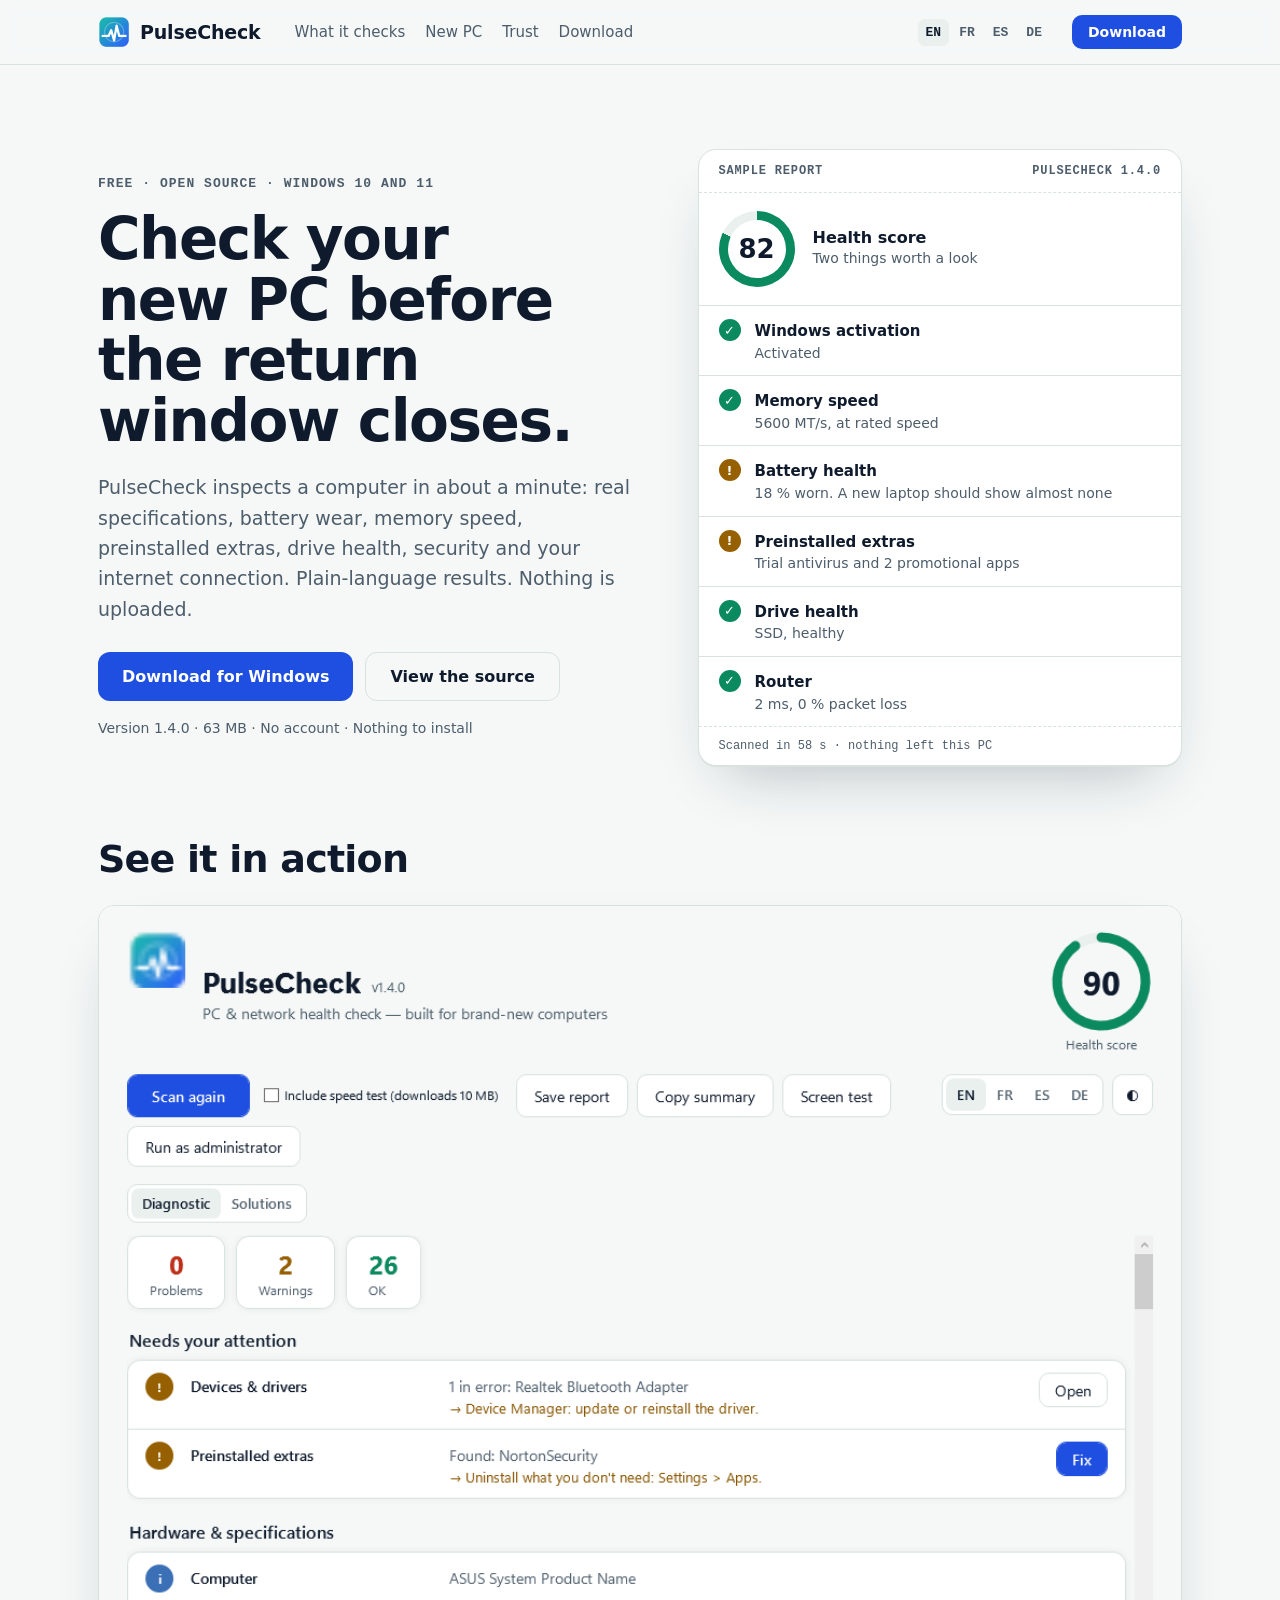
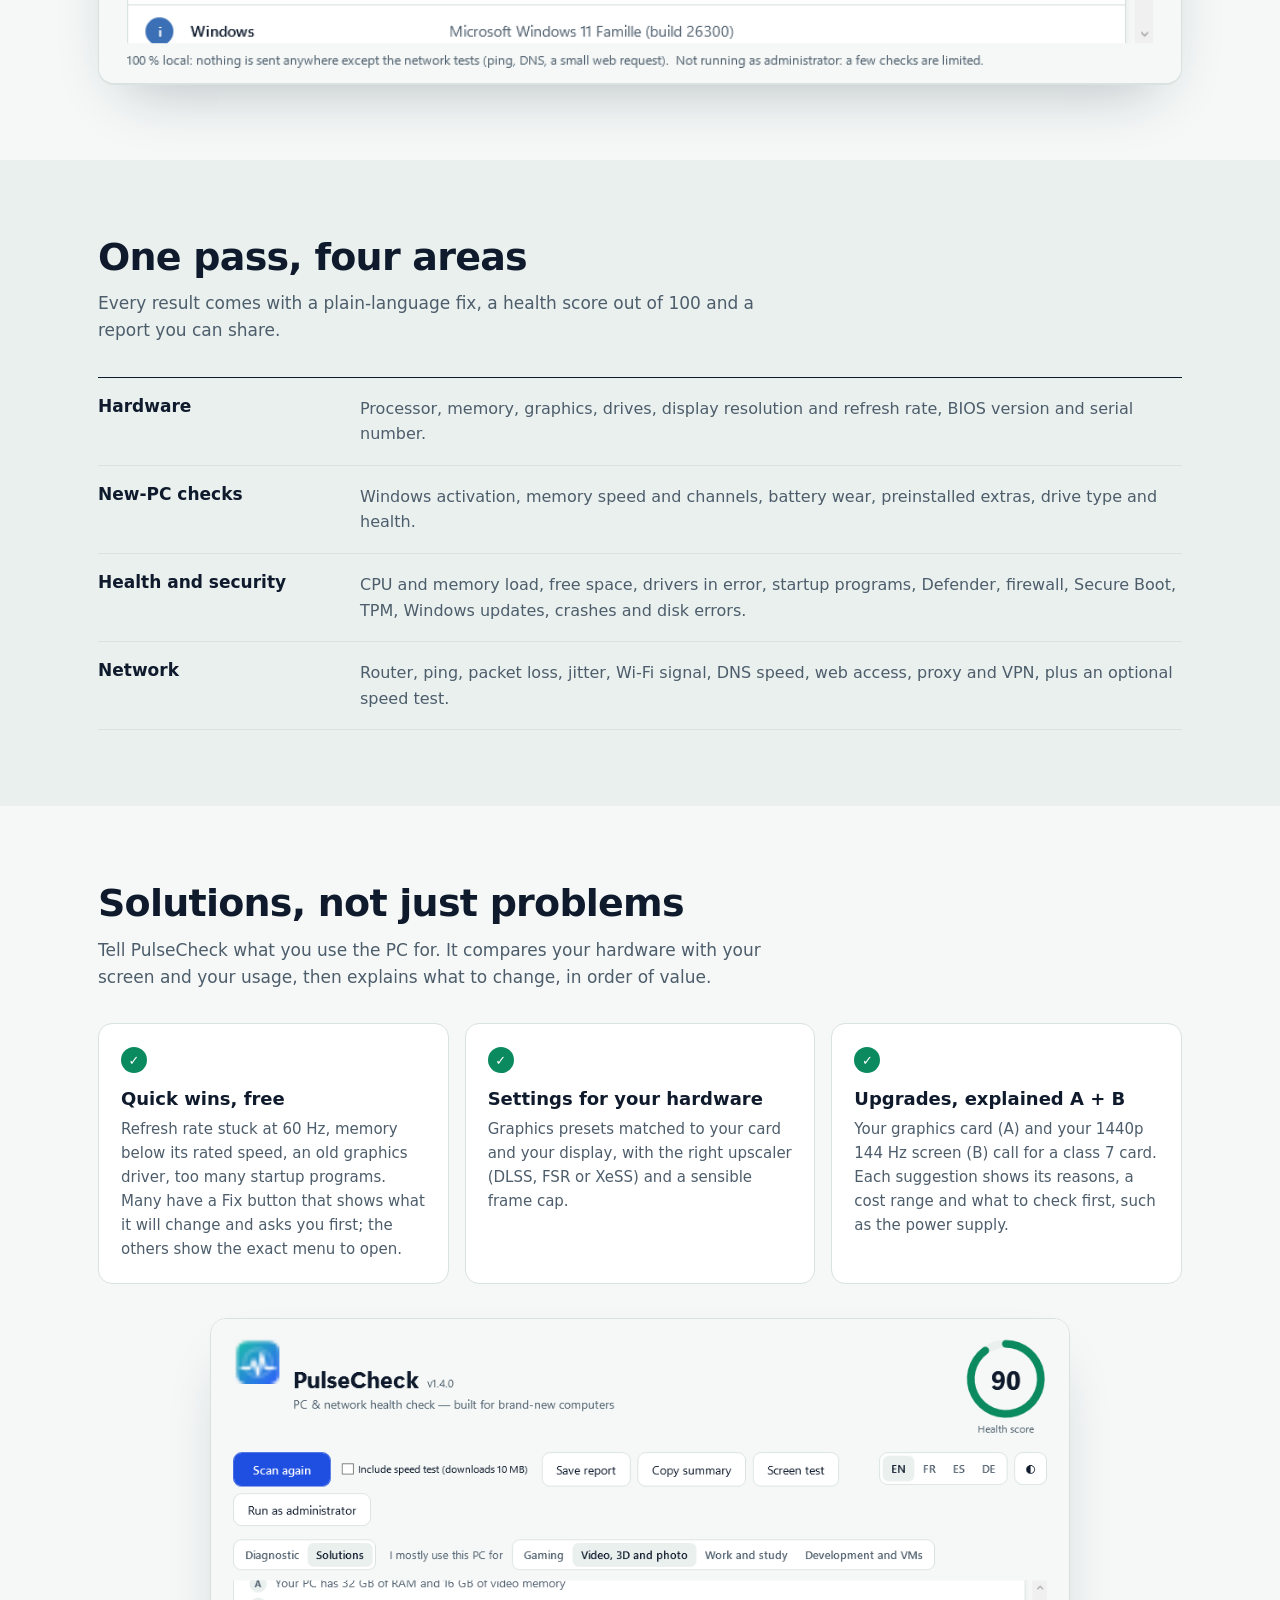
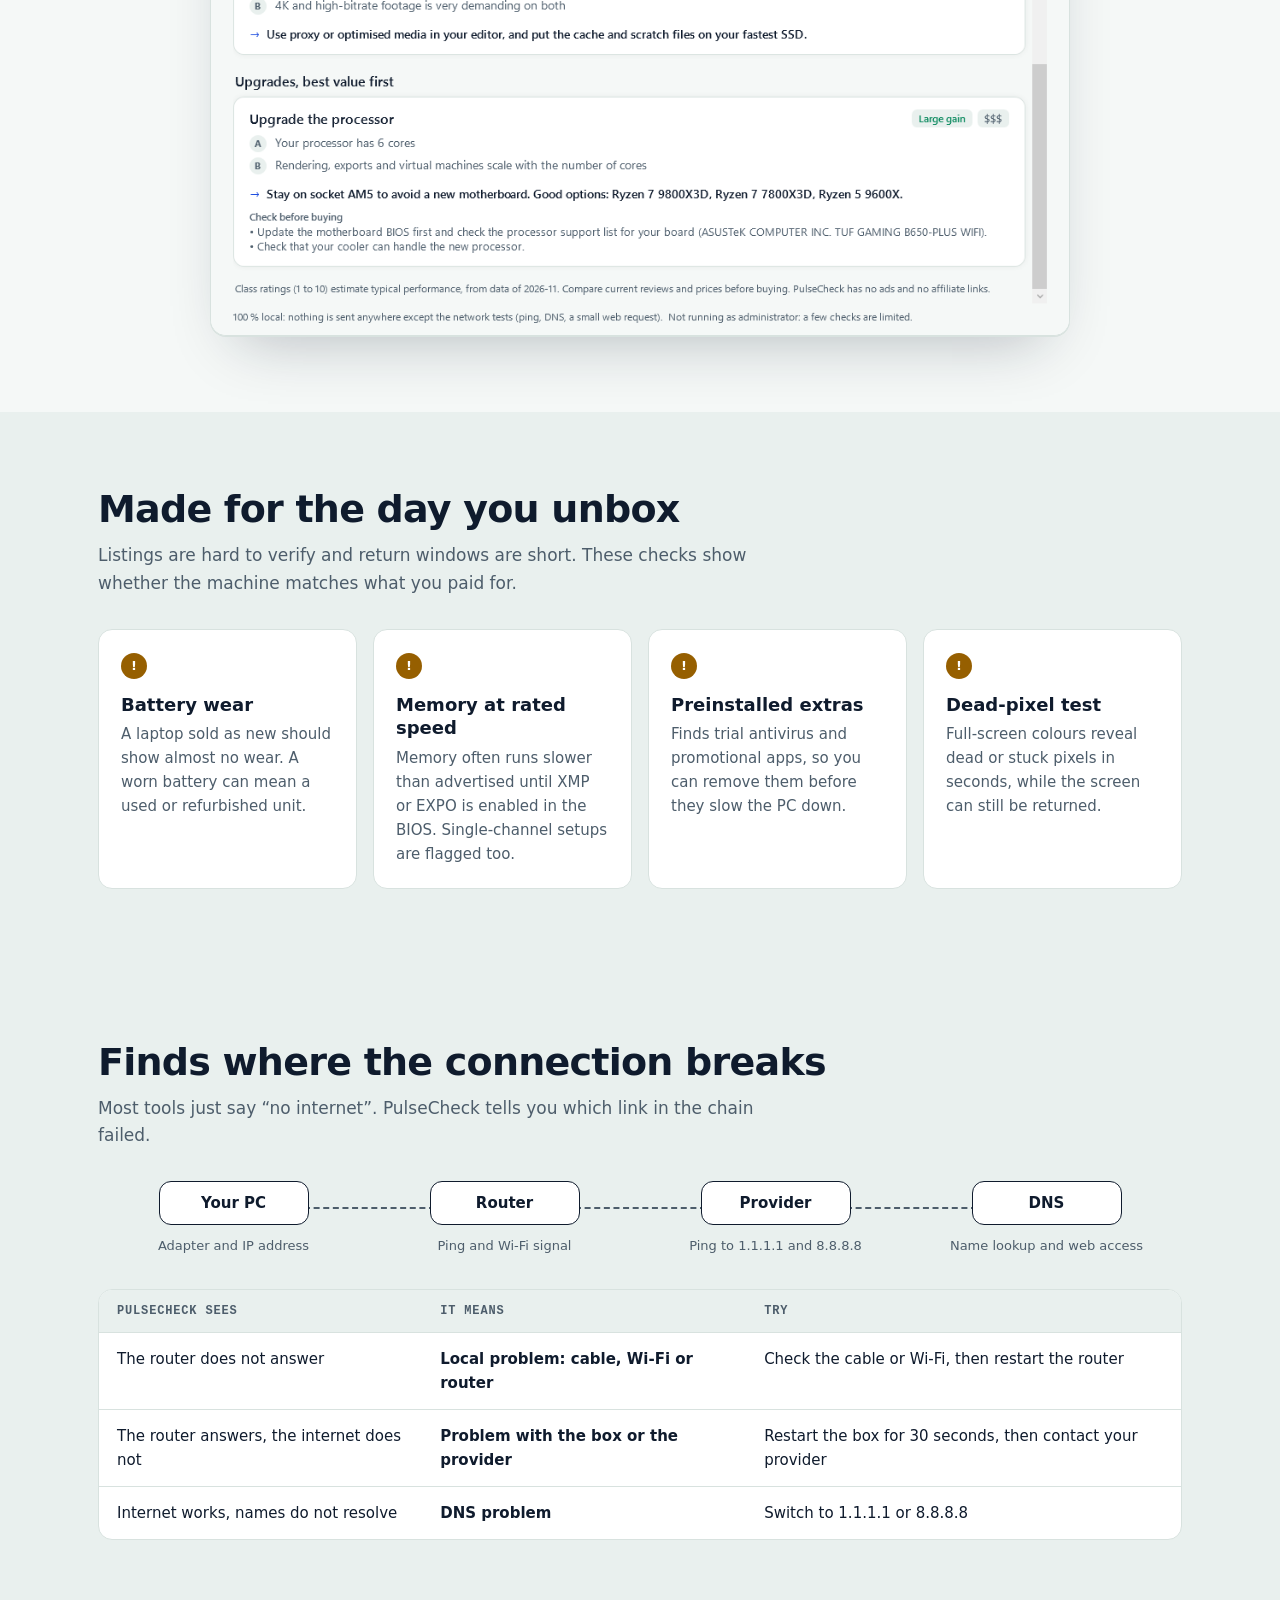
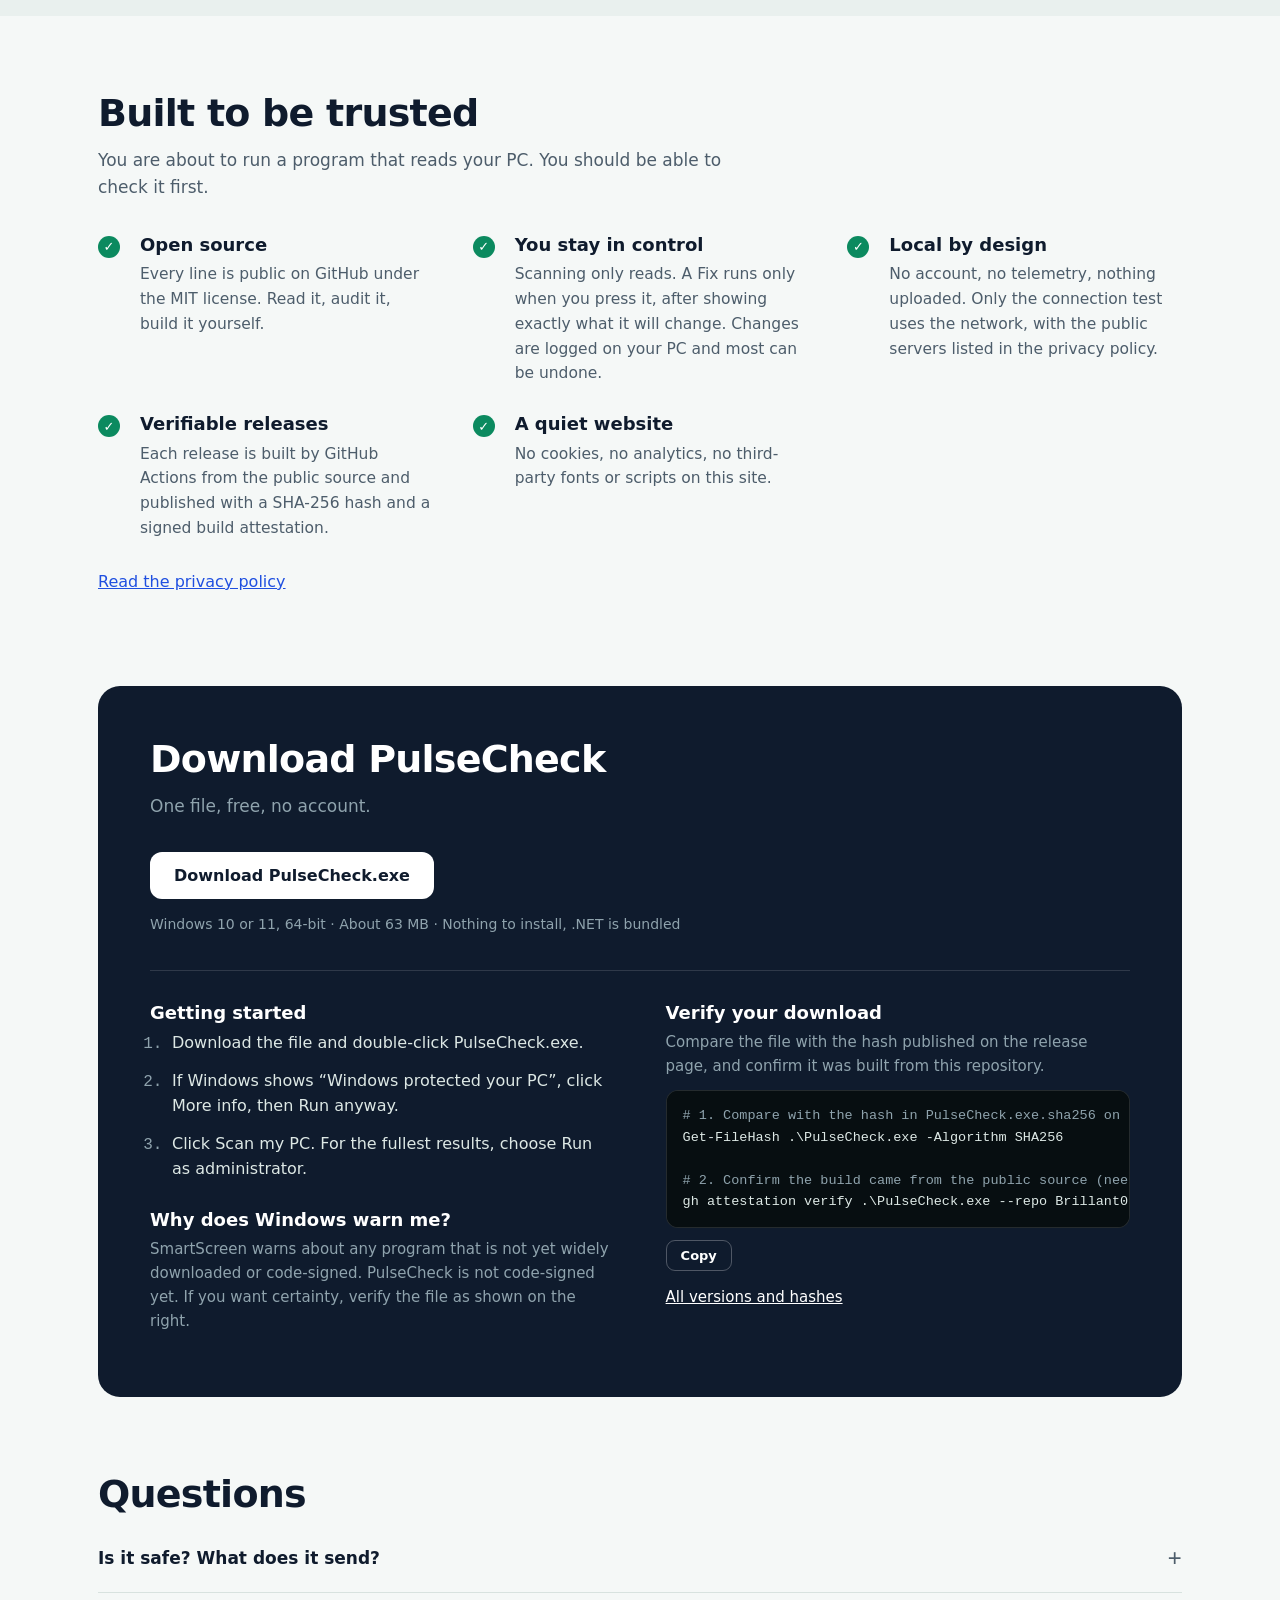
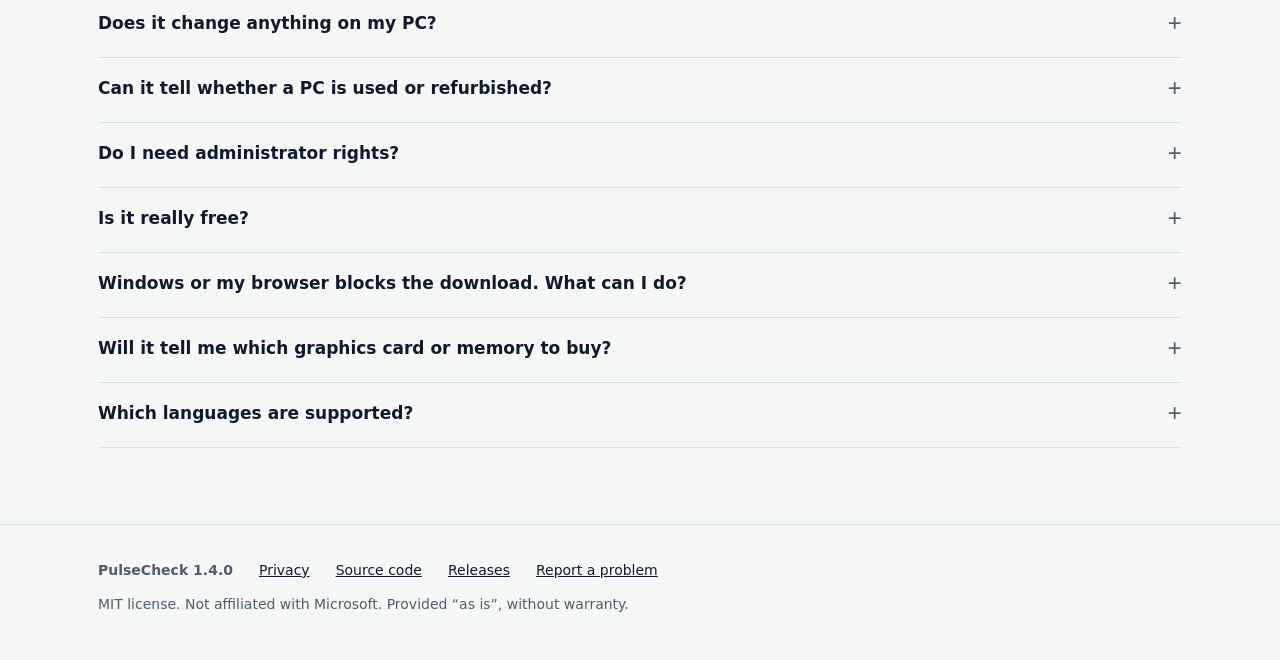
<file: docs/index.html>
<!DOCTYPE html>
<html lang="en">
<head>
<meta charset="utf-8">
<meta name="viewport" content="width=device-width, initial-scale=1">
<title>PulseCheck – Free PC health check for new computers</title>
<meta name="description" content="Free, open-source Windows health check for new PCs: real specs, battery wear, RAM speed, preinstalled junk, drives, security, network. 100 % local.">
<meta name="color-scheme" content="light dark">
<meta name="theme-color" content="#F5F8F7" media="(prefers-color-scheme: light)">
<meta name="theme-color" content="#0A1317" media="(prefers-color-scheme: dark)">
<link rel="canonical" href="https://brillant000.github.io/PulseCheck/">
<link rel="alternate" hreflang="en" href="https://brillant000.github.io/PulseCheck/">
<link rel="alternate" hreflang="fr" href="https://brillant000.github.io/PulseCheck/fr/">
<link rel="alternate" hreflang="es" href="https://brillant000.github.io/PulseCheck/es/">
<link rel="alternate" hreflang="de" href="https://brillant000.github.io/PulseCheck/de/">
<link rel="alternate" hreflang="x-default" href="https://brillant000.github.io/PulseCheck/">
<link rel="icon" href="icon.png" type="image/png">
<link rel="stylesheet" href="style.css">
<meta property="og:type" content="website">
<meta property="og:site_name" content="PulseCheck">
<meta property="og:title" content="PulseCheck – Free PC health check for new computers">
<meta property="og:description" content="Free, open-source Windows health check for new PCs: real specs, battery wear, RAM speed, preinstalled junk, drives, security, network. 100 % local.">
<meta property="og:url" content="https://brillant000.github.io/PulseCheck/">
<meta property="og:image" content="https://brillant000.github.io/PulseCheck/og.png">
<meta property="og:locale" content="en_US">
<meta name="twitter:card" content="summary_large_image">

<script type="application/ld+json">
{"@context":"https://schema.org","@type":"SoftwareApplication","name":"PulseCheck","applicationCategory":"UtilitiesApplication","operatingSystem":"Windows 10, Windows 11","softwareVersion":"1.4.0","license":"https://opensource.org/licenses/MIT","downloadUrl":"https://github.com/Brillant000/PulseCheck/releases/latest/download/PulseCheck.exe","description":"Free, open-source Windows health check for new PCs: real specs, battery wear, RAM speed, preinstalled junk, drives, security, network. 100 % local.","offers":{"@type":"Offer","price":"0","priceCurrency":"USD"}}
</script>
</head>
<body>
<a class="skip" href="#main">Skip to content</a>
<header class="top">
  <div class="wrap bar">
    <a class="brand" href="./"><img src="icon.png" alt="" width="32" height="32">PulseCheck</a>
    <nav class="main" aria-label="Main">
      <a href="./#features">What it checks</a>
      <a href="./#new-pc">New PC</a>
      <a href="./#trust">Trust</a>
      <a href="./#download">Download</a>
    </nav>
    <span class="sp"></span>
    <nav class="langs" aria-label="Language"><a href="index.html" lang="en" hreflang="en" aria-current="true">EN</a><a href="fr/index.html" lang="fr" hreflang="fr">FR</a><a href="es/index.html" lang="es" hreflang="es">ES</a><a href="de/index.html" lang="de" hreflang="de">DE</a></nav>
    <a class="btn sm" href="./#download">Download</a>
  </div>
</header>

<main id="main">

<section class="hero">
  <div class="wrap grid">
    <div>
      <p class="eyebrow">Free · Open source · Windows 10 and 11</p>
      <h1>Check your new PC before the return window closes.</h1>
      <p class="lead">PulseCheck inspects a computer in about a minute: real specifications, battery wear, memory speed, preinstalled extras, drive health, security and your internet connection. Plain-language results. Nothing is uploaded.</p>
      <div class="cta">
        <a class="btn" href="https://github.com/Brillant000/PulseCheck/releases/latest/download/PulseCheck.exe">Download for Windows</a>
        <a class="btn ghost" href="https://github.com/Brillant000/PulseCheck">View the source</a>
      </div>
      <p class="meta">Version 1.4.0 · 63 MB · No account · Nothing to install</p>
    </div>

    <div class="sheet" role="img" aria-label="Sample report">
      <div class="sheet-h"><span>Sample report</span><span>PulseCheck 1.4.0</span></div>
      <div class="score">
        <div class="ring" style="--p:82"><b>82</b></div>
        <p><strong>Health score</strong>Two things worth a look</p>
      </div>
      <ul class="rows">
        <li><span class="g" aria-hidden="true">✓</span><span><span class="n">Windows activation</span><span class="d">Activated</span></span></li>
        <li><span class="g" aria-hidden="true">✓</span><span><span class="n">Memory speed</span><span class="d">5600 MT/s, at rated speed</span></span></li>
        <li><span class="g warn" aria-hidden="true">!</span><span><span class="n">Battery health</span><span class="d">18 % worn. A new laptop should show almost none</span></span></li>
        <li><span class="g warn" aria-hidden="true">!</span><span><span class="n">Preinstalled extras</span><span class="d">Trial antivirus and 2 promotional apps</span></span></li>
        <li><span class="g" aria-hidden="true">✓</span><span><span class="n">Drive health</span><span class="d">SSD, healthy</span></span></li>
        <li><span class="g" aria-hidden="true">✓</span><span><span class="n">Router</span><span class="d">2 ms, 0 % packet loss</span></span></li>
      </ul>
      <div class="sheet-f">Scanned in 58 s · nothing left this PC</div>
    </div>
  </div>
</section>

<section class="shots" aria-labelledby="shot-h">
  <div class="wrap">
    <h2 id="shot-h">See it in action</h2>
    <picture>
      <source media="(prefers-color-scheme: dark)" srcset="shots/app-en-dark.png">
      <img src="shots/app-en-light.png" alt="PulseCheck window showing the health score and the items that need attention" width="860" height="732" loading="lazy">
    </picture>
  </div>
</section>

<section id="features" class="alt">
  <div class="wrap">
    <h2>One pass, four areas</h2>
    <p class="sub">Every result comes with a plain-language fix, a health score out of 100 and a report you can share.</p>
    <dl class="sheetlist">
      <div class="r"><dt>Hardware</dt><dd>Processor, memory, graphics, drives, display resolution and refresh rate, BIOS version and serial number.</dd></div>
      <div class="r"><dt>New-PC checks</dt><dd>Windows activation, memory speed and channels, battery wear, preinstalled extras, drive type and health.</dd></div>
      <div class="r"><dt>Health and security</dt><dd>CPU and memory load, free space, drivers in error, startup programs, Defender, firewall, Secure Boot, TPM, Windows updates, crashes and disk errors.</dd></div>
      <div class="r"><dt>Network</dt><dd>Router, ping, packet loss, jitter, Wi-Fi signal, DNS speed, web access, proxy and VPN, plus an optional speed test.</dd></div>
    </dl>
  </div>
</section>

<section id="solutions">
  <div class="wrap">
    <h2>Solutions, not just problems</h2>
    <p class="sub">Tell PulseCheck what you use the PC for. It compares your hardware with your screen and your usage, then explains what to change, in order of value.</p>
    <div class="cards">
      <div class="card"><span class="g" aria-hidden="true">✓</span><h3>Quick wins, free</h3><p>Refresh rate stuck at 60 Hz, memory below its rated speed, an old graphics driver, too many startup programs. Many have a Fix button that shows what it will change and asks you first; the others show the exact menu to open.</p></div>
      <div class="card"><span class="g" aria-hidden="true">✓</span><h3>Settings for your hardware</h3><p>Graphics presets matched to your card and your display, with the right upscaler (DLSS, FSR or XeSS) and a sensible frame cap.</p></div>
      <div class="card"><span class="g" aria-hidden="true">✓</span><h3>Upgrades, explained A + B</h3><p>Your graphics card (A) and your 1440p 144 Hz screen (B) call for a class 7 card. Each suggestion shows its reasons, a cost range and what to check first, such as the power supply.</p></div>
    </div>
    <picture class="solpic">
      <source media="(prefers-color-scheme: dark)" srcset="shots/sol-en-dark.png">
      <img src="shots/sol-en-light.png" alt="PulseCheck Solutions tab with upgrade suggestions and the reasons behind them" width="860" height="732" loading="lazy">
    </picture>
  </div>
</section>

<section id="new-pc" class="alt">
  <div class="wrap">
    <h2>Made for the day you unbox</h2>
    <p class="sub">Listings are hard to verify and return windows are short. These checks show whether the machine matches what you paid for.</p>
    <div class="cards">
      <div class="card"><span class="g warn" aria-hidden="true">!</span><h3>Battery wear</h3><p>A laptop sold as new should show almost no wear. A worn battery can mean a used or refurbished unit.</p></div>
      <div class="card"><span class="g warn" aria-hidden="true">!</span><h3>Memory at rated speed</h3><p>Memory often runs slower than advertised until XMP or EXPO is enabled in the BIOS. Single-channel setups are flagged too.</p></div>
      <div class="card"><span class="g warn" aria-hidden="true">!</span><h3>Preinstalled extras</h3><p>Finds trial antivirus and promotional apps, so you can remove them before they slow the PC down.</p></div>
      <div class="card"><span class="g warn" aria-hidden="true">!</span><h3>Dead-pixel test</h3><p>Full-screen colours reveal dead or stuck pixels in seconds, while the screen can still be returned.</p></div>
    </div>
  </div>
</section>

<section id="network" class="alt">
  <div class="wrap">
    <h2>Finds where the connection breaks</h2>
    <p class="sub">Most tools just say “no internet”. PulseCheck tells you which link in the chain failed.</p>
    <ol class="chain">
      <li><span class="node">Your PC</span><small>Adapter and IP address</small></li>
      <li><span class="node">Router</span><small>Ping and Wi-Fi signal</small></li>
      <li><span class="node">Provider</span><small>Ping to 1.1.1.1 and 8.8.8.8</small></li>
      <li><span class="node">DNS</span><small>Name lookup and web access</small></li>
    </ol>
    <div class="tablewrap">
      <table>
        <thead><tr><th>PulseCheck sees</th><th>It means</th><th>Try</th></tr></thead>
        <tbody>
          <tr><td>The router does not answer</td><td>Local problem: cable, Wi-Fi or router</td><td>Check the cable or Wi-Fi, then restart the router</td></tr>
          <tr><td>The router answers, the internet does not</td><td>Problem with the box or the provider</td><td>Restart the box for 30 seconds, then contact your provider</td></tr>
          <tr><td>Internet works, names do not resolve</td><td>DNS problem</td><td>Switch to 1.1.1.1 or 8.8.8.8</td></tr>
        </tbody>
      </table>
    </div>
  </div>
</section>

<section id="trust">
  <div class="wrap">
    <h2>Built to be trusted</h2>
    <p class="sub">You are about to run a program that reads your PC. You should be able to check it first.</p>
    <div class="trust">
      <div><span class="g" aria-hidden="true">✓</span><span><h3>Open source</h3><p>Every line is public on GitHub under the MIT license. Read it, audit it, build it yourself.</p></span></div>
      <div><span class="g" aria-hidden="true">✓</span><span><h3>You stay in control</h3><p>Scanning only reads. A Fix runs only when you press it, after showing exactly what it will change. Changes are logged on your PC and most can be undone.</p></span></div>
      <div><span class="g" aria-hidden="true">✓</span><span><h3>Local by design</h3><p>No account, no telemetry, nothing uploaded. Only the connection test uses the network, with the public servers listed in the privacy policy.</p></span></div>
      <div><span class="g" aria-hidden="true">✓</span><span><h3>Verifiable releases</h3><p>Each release is built by GitHub Actions from the public source and published with a SHA-256 hash and a signed build attestation.</p></span></div>
      <div><span class="g" aria-hidden="true">✓</span><span><h3>A quiet website</h3><p>No cookies, no analytics, no third-party fonts or scripts on this site.</p></span></div>
    </div>
    <p class="more"><a href="privacy.html">Read the privacy policy</a></p>
  </div>
</section>

<section id="download" style="padding-top:0">
  <div class="wrap">
    <div class="dl">
      <h2>Download PulseCheck</h2>
      <p class="sub">One file, free, no account.</p>
      <a class="btn" href="https://github.com/Brillant000/PulseCheck/releases/latest/download/PulseCheck.exe">Download PulseCheck.exe</a>
      <p class="req">Windows 10 or 11, 64-bit · About 63 MB · Nothing to install, .NET is bundled</p>

      <div class="dgrid">
        <div>
          <h3>Getting started</h3>
          <ol>
            <li>Download the file and double-click PulseCheck.exe.</li>
            <li>If Windows shows “Windows protected your PC”, click More info, then Run anyway.</li>
            <li>Click Scan my PC. For the fullest results, choose Run as administrator.</li>
          </ol>
          <h3 style="margin-top:26px">Why does Windows warn me?</h3>
          <p class="s">SmartScreen warns about any program that is not yet widely downloaded or code-signed. PulseCheck is not code-signed yet. If you want certainty, verify the file as shown on the right.</p>
        </div>
        <div>
          <h3>Verify your download</h3>
          <p class="s">Compare the file with the hash published on the release page, and confirm it was built from this repository.</p>
          <pre id="verify"><span class="c"># 1. Compare with the hash in PulseCheck.exe.sha256 on the release page</span>
Get-FileHash .\PulseCheck.exe -Algorithm SHA256

<span class="c"># 2. Confirm the build came from the public source (needs the GitHub CLI)</span>
gh attestation verify .\PulseCheck.exe --repo Brillant000/PulseCheck</pre>
          <button class="copy" type="button" id="copybtn" data-done="Copied">Copy</button>
          <p class="s" style="margin-top:14px"><a href="https://github.com/Brillant000/PulseCheck/releases" style="color:#fff">All versions and hashes</a></p>
        </div>
      </div>
    </div>
  </div>
</section>

<section id="faq" style="padding-top:0">
  <div class="wrap faq">
    <h2>Questions</h2>
    <details><summary>Is it safe? What does it send?</summary><p>Nothing is uploaded and there is no telemetry. PulseCheck reads information from your PC and saves a report only where you choose. Its network tests contact public servers: ping, DNS, one small web request and an optional 10 MB speed test. The privacy policy lists them all.</p></details>
    <details><summary>Does it change anything on my PC?</summary><p>Scanning never changes anything. If you press Fix, PulseCheck shows exactly what it will do and asks you to confirm. Most changes can be undone from the app, and a record is kept on your PC. It never installs software or touches your antivirus or firewall.</p></details>
    <details><summary>Can it tell whether a PC is used or refurbished?</summary><p>It shows signs, such as battery wear or a missing activation. These are indicators, not proof.</p></details>
    <details><summary>Do I need administrator rights?</summary><p>Not for most checks. Choose Run as administrator for the TPM check and a few others.</p></details>
    <details><summary>Is it really free?</summary><p>Yes. It is free and open source under the MIT license, with no ads and no paid tier.</p></details>
    <details><summary>Windows or my browser blocks the download. What can I do?</summary><p>In Edge or Chrome, open the downloads list, click the three dots next to the file, choose Keep, then Show more and Keep anyway. When you run it, if Windows says it protected your PC, click More info then Run anyway. You can also right-click the file, choose Properties and tick Unblock. If Windows 11 Smart App Control is on, it blocks every unsigned app and cannot be bypassed. The file is not code-signed yet; you can check it with the hash on the release page.</p></details>
    <details><summary>Will it tell me which graphics card or memory to buy?</summary><p>Yes. After a scan, the Solutions tab compares your graphics card, processor, memory, drives and screen with your usage (gaming, video and 3D, work, development) and explains what is worth upgrading and why. Performance classes are estimates, and there are no ads or affiliate links, so compare current reviews and prices before buying.</p></details>
    <details><summary>Which languages are supported?</summary><p>English, Français, Español and Deutsch. More can be added: see the repository.</p></details>
  </div>
</section>

</main>
<footer class="site">
  <div class="wrap">
    <div class="cols">
      <strong>PulseCheck 1.4.0</strong>
      <a href="privacy.html">Privacy</a>
      <a href="https://github.com/Brillant000/PulseCheck">Source code</a>
      <a href="https://github.com/Brillant000/PulseCheck/releases">Releases</a>
      <a href="https://github.com/Brillant000/PulseCheck/issues">Report a problem</a>
    </div>
    <div>MIT license. Not affiliated with Microsoft. Provided “as is”, without warranty.</div>
  </div>
</footer>

<script>
(function(){
  var b=document.getElementById('copybtn'),p=document.getElementById('verify');
  if(!b||!p) return;
  b.addEventListener('click',function(){
    var t=p.innerText;
    function done(){var o=b.textContent;b.textContent=b.dataset.done;setTimeout(function(){b.textContent=o},1800)}
    if(navigator.clipboard&&navigator.clipboard.writeText){navigator.clipboard.writeText(t).then(done,function(){})}
  });
})();
</script>
</body>
</html>
</file>
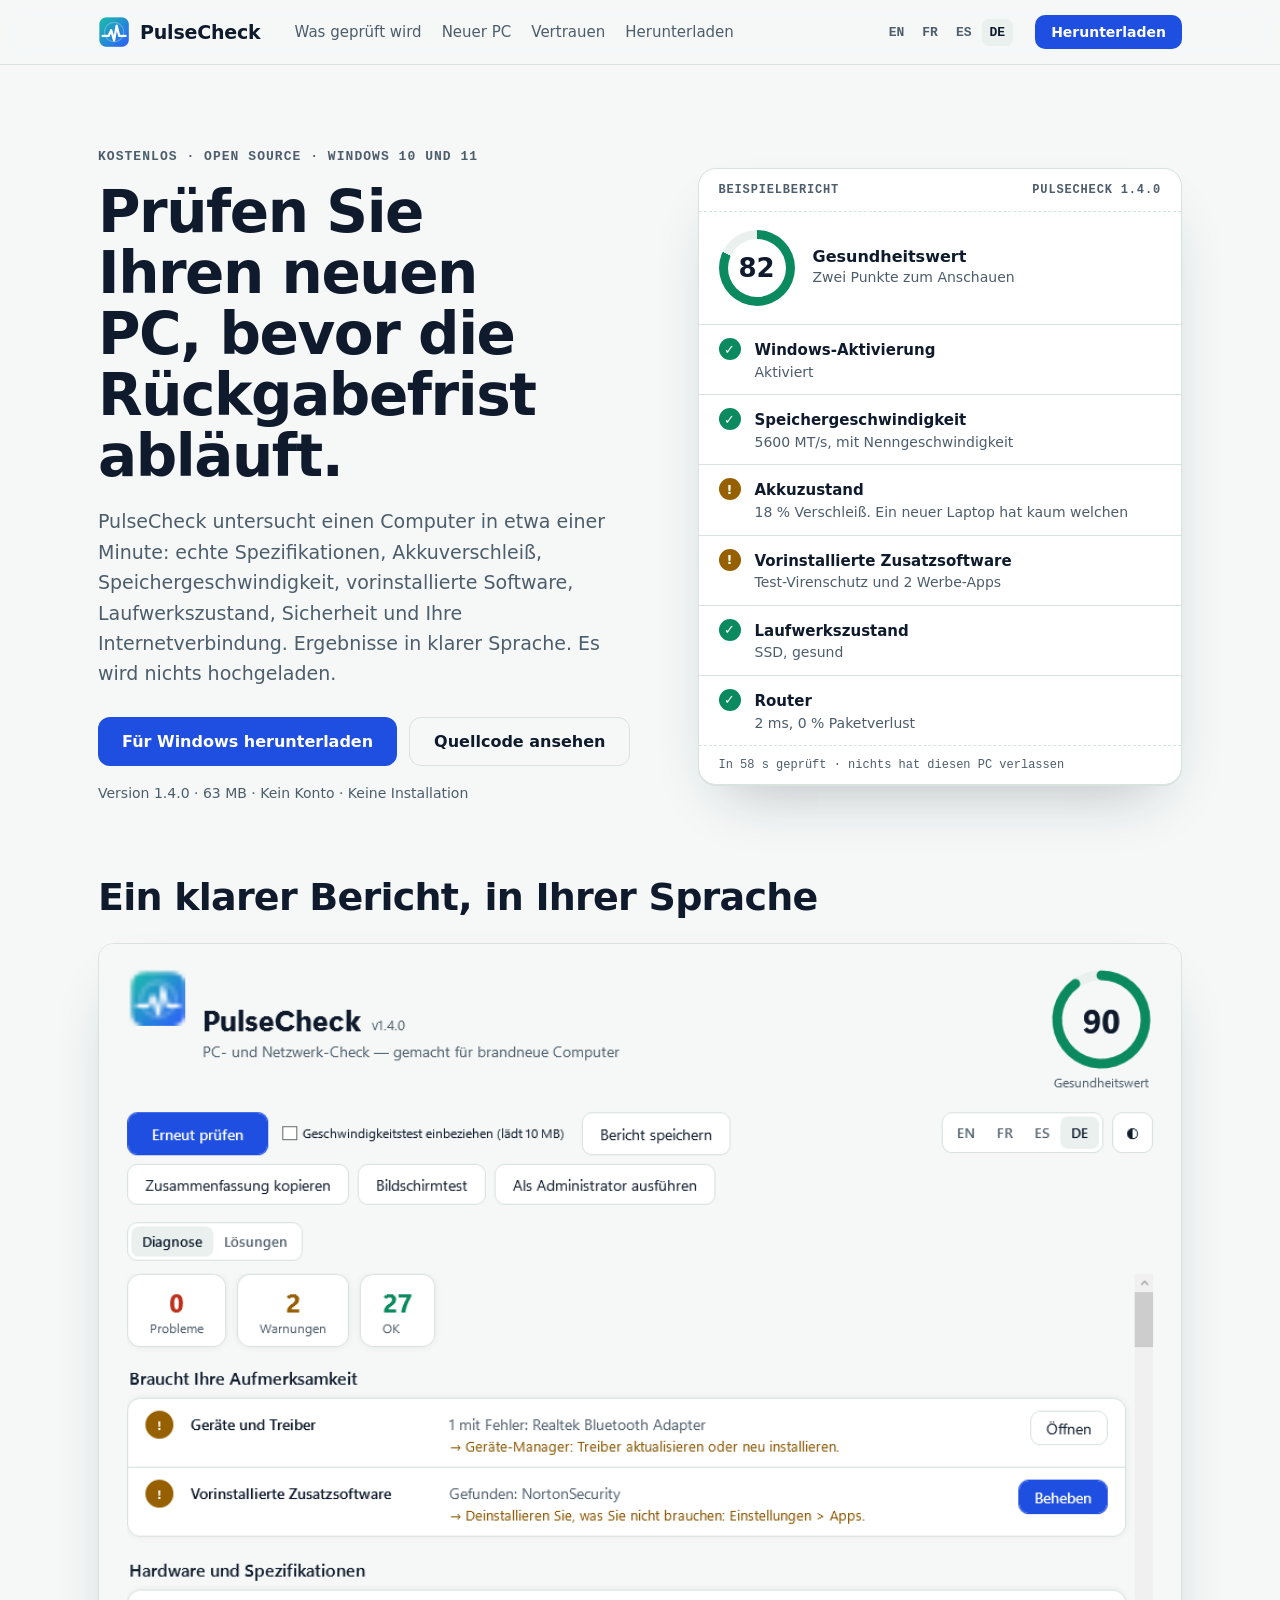
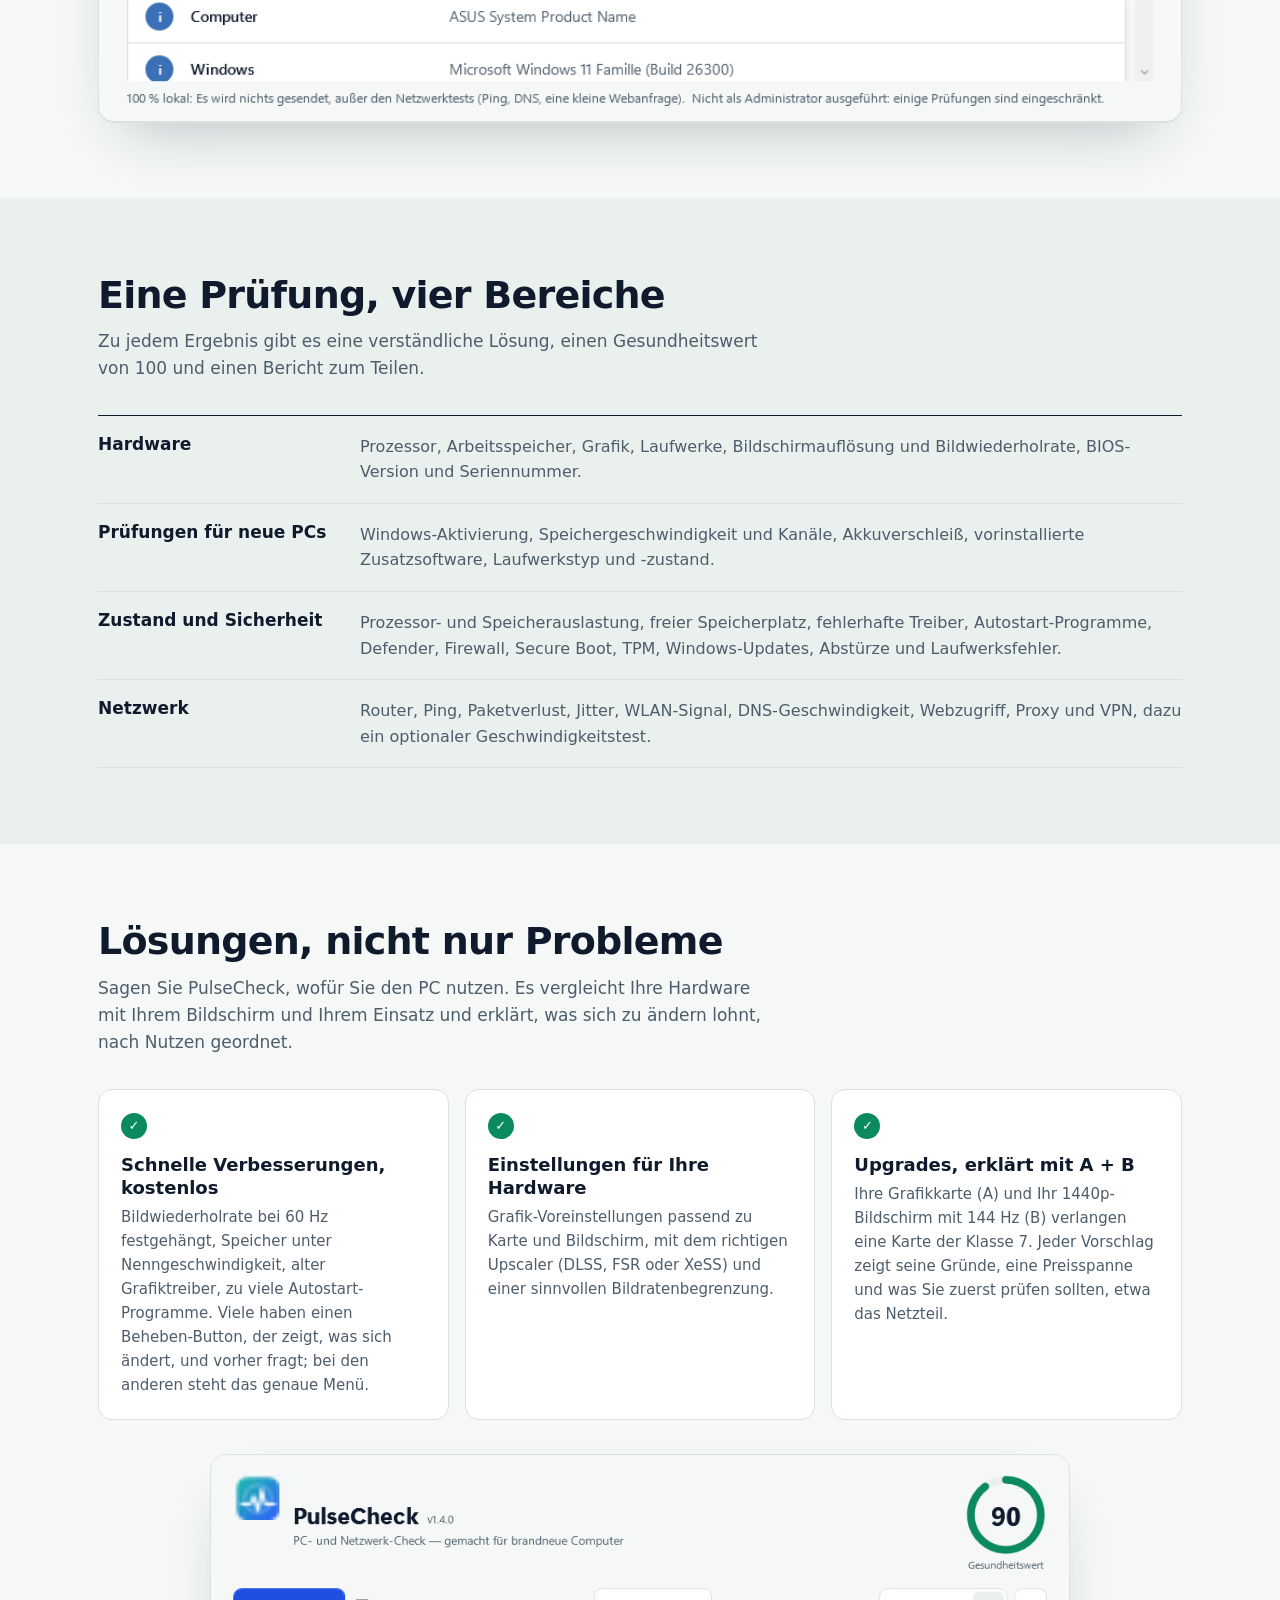
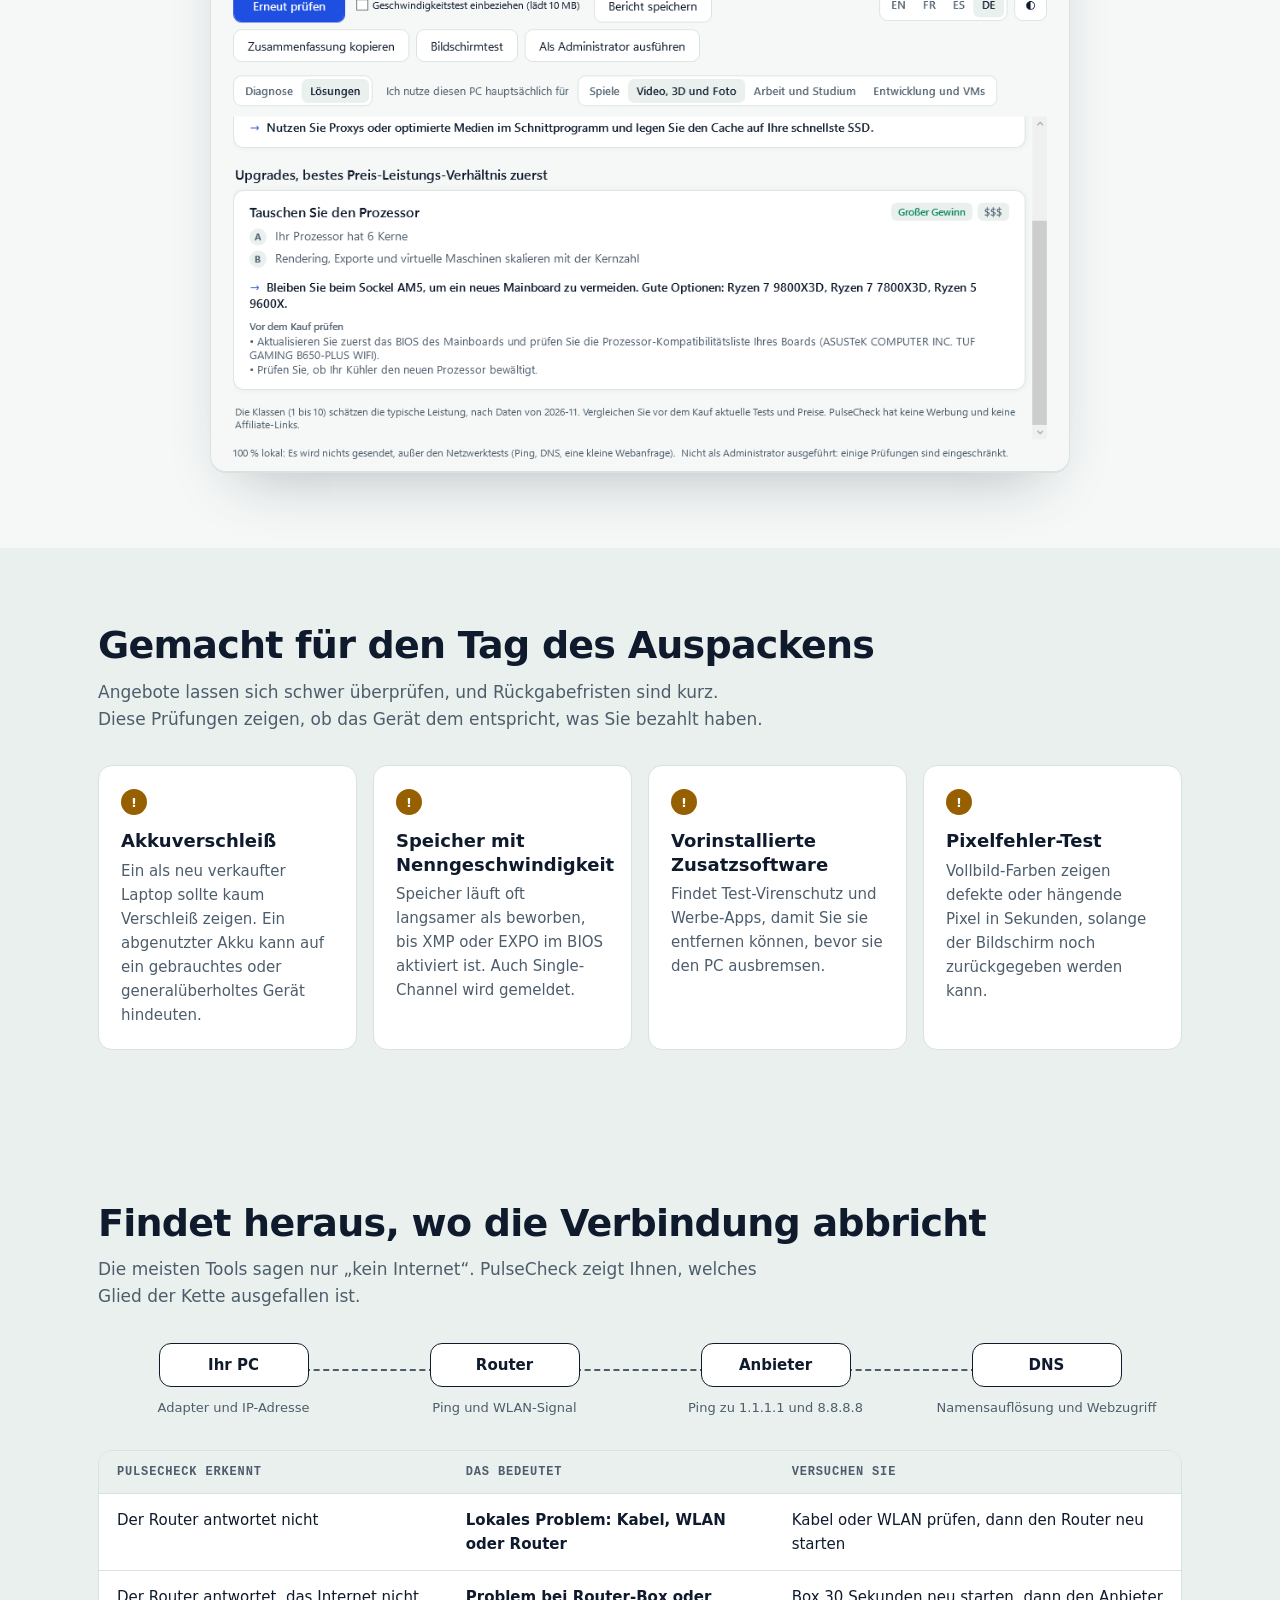
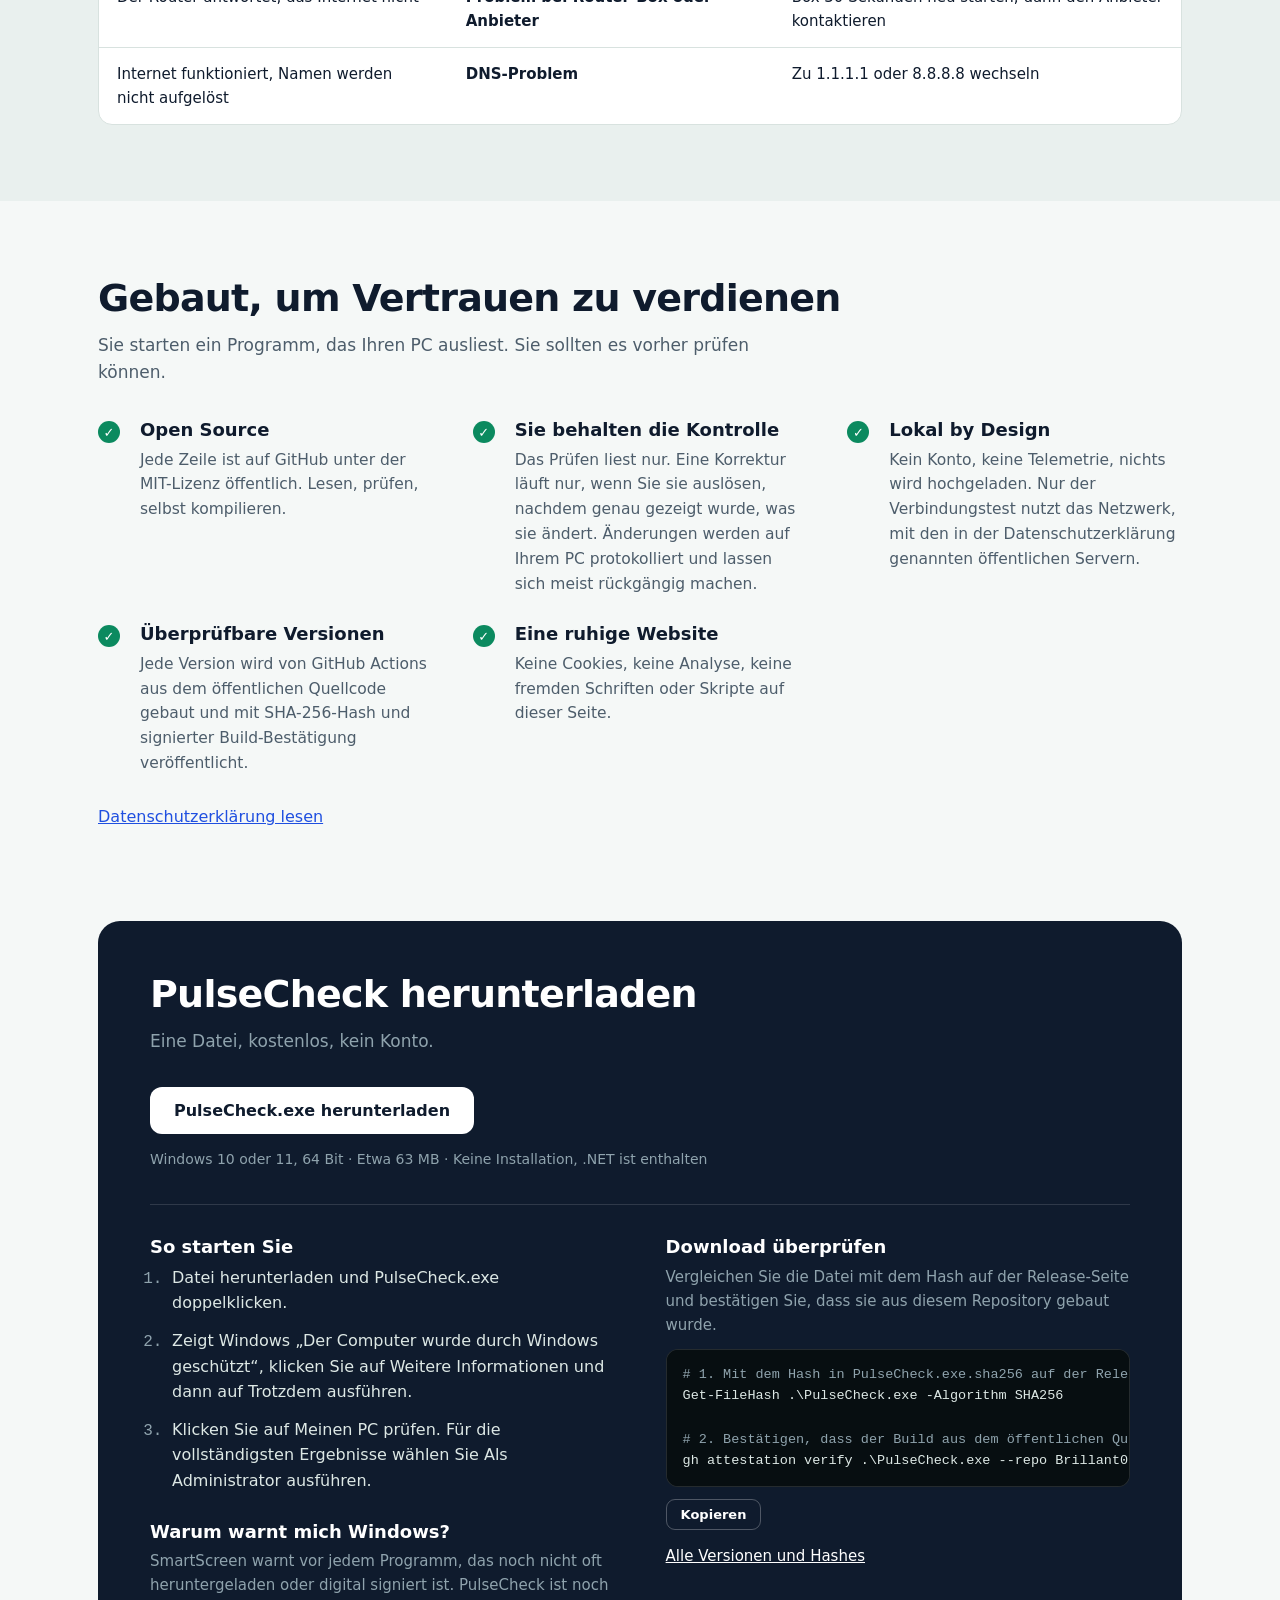
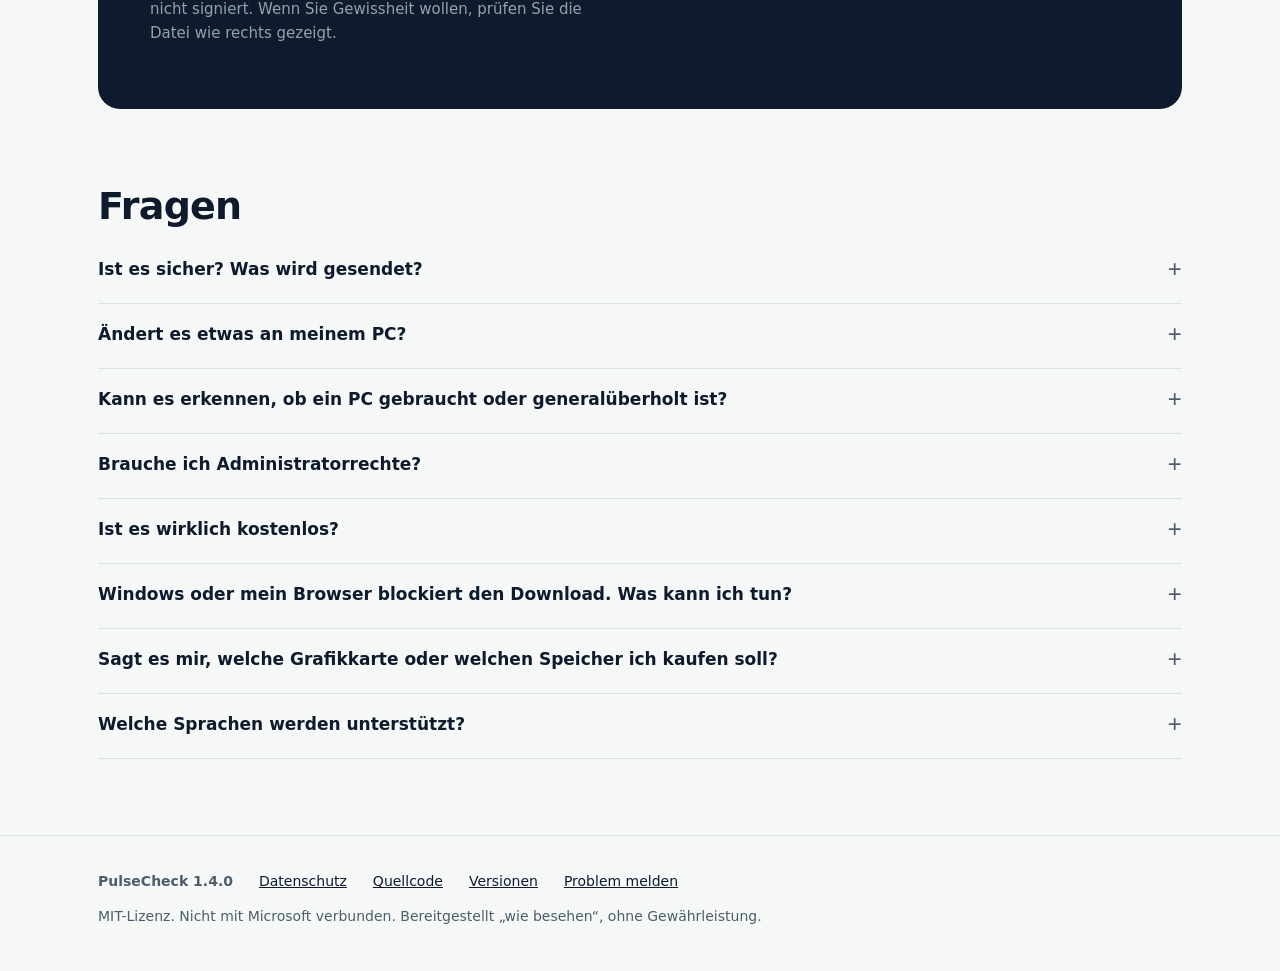
<file: docs/de/index.html>
<!DOCTYPE html>
<html lang="de">
<head>
<meta charset="utf-8">
<meta name="viewport" content="width=device-width, initial-scale=1">
<title>PulseCheck – Kostenloser Gesundheits-Check für neue PCs</title>
<meta name="description" content="Kostenloser Windows-Check für neue PCs: echte Spezifikationen, Akku, Speicher, vorinstallierte Software, Laufwerke, Sicherheit, Netzwerk. Open Source, lokal.">
<meta name="color-scheme" content="light dark">
<meta name="theme-color" content="#F5F8F7" media="(prefers-color-scheme: light)">
<meta name="theme-color" content="#0A1317" media="(prefers-color-scheme: dark)">
<link rel="canonical" href="https://brillant000.github.io/PulseCheck/de/">
<link rel="alternate" hreflang="en" href="https://brillant000.github.io/PulseCheck/">
<link rel="alternate" hreflang="fr" href="https://brillant000.github.io/PulseCheck/fr/">
<link rel="alternate" hreflang="es" href="https://brillant000.github.io/PulseCheck/es/">
<link rel="alternate" hreflang="de" href="https://brillant000.github.io/PulseCheck/de/">
<link rel="alternate" hreflang="x-default" href="https://brillant000.github.io/PulseCheck/">
<link rel="icon" href="../icon.png" type="image/png">
<link rel="stylesheet" href="../style.css">
<meta property="og:type" content="website">
<meta property="og:site_name" content="PulseCheck">
<meta property="og:title" content="PulseCheck – Kostenloser Gesundheits-Check für neue PCs">
<meta property="og:description" content="Kostenloser Windows-Check für neue PCs: echte Spezifikationen, Akku, Speicher, vorinstallierte Software, Laufwerke, Sicherheit, Netzwerk. Open Source, lokal.">
<meta property="og:url" content="https://brillant000.github.io/PulseCheck/de/">
<meta property="og:image" content="https://brillant000.github.io/PulseCheck/og.png">
<meta property="og:locale" content="de_DE">
<meta name="twitter:card" content="summary_large_image">

<script type="application/ld+json">
{"@context":"https://schema.org","@type":"SoftwareApplication","name":"PulseCheck","applicationCategory":"UtilitiesApplication","operatingSystem":"Windows 10, Windows 11","softwareVersion":"1.4.0","license":"https://opensource.org/licenses/MIT","downloadUrl":"https://github.com/Brillant000/PulseCheck/releases/latest/download/PulseCheck.exe","description":"Kostenloser Windows-Check für neue PCs: echte Spezifikationen, Akku, Speicher, vorinstallierte Software, Laufwerke, Sicherheit, Netzwerk. Open Source, lokal.","offers":{"@type":"Offer","price":"0","priceCurrency":"USD"}}
</script>
</head>
<body>
<a class="skip" href="#main">Zum Inhalt springen</a>
<header class="top">
  <div class="wrap bar">
    <a class="brand" href="./"><img src="../icon.png" alt="" width="32" height="32">PulseCheck</a>
    <nav class="main" aria-label="Main">
      <a href="./#features">Was geprüft wird</a>
      <a href="./#new-pc">Neuer PC</a>
      <a href="./#trust">Vertrauen</a>
      <a href="./#download">Herunterladen</a>
    </nav>
    <span class="sp"></span>
    <nav class="langs" aria-label="Language"><a href="../index.html" lang="en" hreflang="en">EN</a><a href="../fr/index.html" lang="fr" hreflang="fr">FR</a><a href="../es/index.html" lang="es" hreflang="es">ES</a><a href="../de/index.html" lang="de" hreflang="de" aria-current="true">DE</a></nav>
    <a class="btn sm" href="./#download">Herunterladen</a>
  </div>
</header>

<main id="main">

<section class="hero">
  <div class="wrap grid">
    <div>
      <p class="eyebrow">Kostenlos · Open Source · Windows 10 und 11</p>
      <h1>Prüfen Sie Ihren neuen PC, bevor die Rückgabefrist abläuft.</h1>
      <p class="lead">PulseCheck untersucht einen Computer in etwa einer Minute: echte Spezifikationen, Akkuverschleiß, Speichergeschwindigkeit, vorinstallierte Software, Laufwerkszustand, Sicherheit und Ihre Internetverbindung. Ergebnisse in klarer Sprache. Es wird nichts hochgeladen.</p>
      <div class="cta">
        <a class="btn" href="https://github.com/Brillant000/PulseCheck/releases/latest/download/PulseCheck.exe">Für Windows herunterladen</a>
        <a class="btn ghost" href="https://github.com/Brillant000/PulseCheck">Quellcode ansehen</a>
      </div>
      <p class="meta">Version 1.4.0 · 63 MB · Kein Konto · Keine Installation</p>
    </div>

    <div class="sheet" role="img" aria-label="Beispielbericht">
      <div class="sheet-h"><span>Beispielbericht</span><span>PulseCheck 1.4.0</span></div>
      <div class="score">
        <div class="ring" style="--p:82"><b>82</b></div>
        <p><strong>Gesundheitswert</strong>Zwei Punkte zum Anschauen</p>
      </div>
      <ul class="rows">
        <li><span class="g" aria-hidden="true">✓</span><span><span class="n">Windows-Aktivierung</span><span class="d">Aktiviert</span></span></li>
        <li><span class="g" aria-hidden="true">✓</span><span><span class="n">Speichergeschwindigkeit</span><span class="d">5600 MT/s, mit Nenngeschwindigkeit</span></span></li>
        <li><span class="g warn" aria-hidden="true">!</span><span><span class="n">Akkuzustand</span><span class="d">18 % Verschleiß. Ein neuer Laptop hat kaum welchen</span></span></li>
        <li><span class="g warn" aria-hidden="true">!</span><span><span class="n">Vorinstallierte Zusatzsoftware</span><span class="d">Test-Virenschutz und 2 Werbe-Apps</span></span></li>
        <li><span class="g" aria-hidden="true">✓</span><span><span class="n">Laufwerkszustand</span><span class="d">SSD, gesund</span></span></li>
        <li><span class="g" aria-hidden="true">✓</span><span><span class="n">Router</span><span class="d">2 ms, 0 % Paketverlust</span></span></li>
      </ul>
      <div class="sheet-f">In 58 s geprüft · nichts hat diesen PC verlassen</div>
    </div>
  </div>
</section>

<section class="shots" aria-labelledby="shot-h">
  <div class="wrap">
    <h2 id="shot-h">Ein klarer Bericht, in Ihrer Sprache</h2>
    <picture>
      <source media="(prefers-color-scheme: dark)" srcset="../shots/app-de-dark.png">
      <img src="../shots/app-de-light.png" alt="PulseCheck-Fenster mit Gesundheitswert und den Punkten, die Aufmerksamkeit brauchen" width="860" height="732" loading="lazy">
    </picture>
  </div>
</section>

<section id="features" class="alt">
  <div class="wrap">
    <h2>Eine Prüfung, vier Bereiche</h2>
    <p class="sub">Zu jedem Ergebnis gibt es eine verständliche Lösung, einen Gesundheitswert von 100 und einen Bericht zum Teilen.</p>
    <dl class="sheetlist">
      <div class="r"><dt>Hardware</dt><dd>Prozessor, Arbeitsspeicher, Grafik, Laufwerke, Bildschirmauflösung und Bildwiederholrate, BIOS-Version und Seriennummer.</dd></div>
      <div class="r"><dt>Prüfungen für neue PCs</dt><dd>Windows-Aktivierung, Speichergeschwindigkeit und Kanäle, Akkuverschleiß, vorinstallierte Zusatzsoftware, Laufwerkstyp und -zustand.</dd></div>
      <div class="r"><dt>Zustand und Sicherheit</dt><dd>Prozessor- und Speicherauslastung, freier Speicherplatz, fehlerhafte Treiber, Autostart-Programme, Defender, Firewall, Secure Boot, TPM, Windows-Updates, Abstürze und Laufwerksfehler.</dd></div>
      <div class="r"><dt>Netzwerk</dt><dd>Router, Ping, Paketverlust, Jitter, WLAN-Signal, DNS-Geschwindigkeit, Webzugriff, Proxy und VPN, dazu ein optionaler Geschwindigkeitstest.</dd></div>
    </dl>
  </div>
</section>

<section id="solutions">
  <div class="wrap">
    <h2>Lösungen, nicht nur Probleme</h2>
    <p class="sub">Sagen Sie PulseCheck, wofür Sie den PC nutzen. Es vergleicht Ihre Hardware mit Ihrem Bildschirm und Ihrem Einsatz und erklärt, was sich zu ändern lohnt, nach Nutzen geordnet.</p>
    <div class="cards">
      <div class="card"><span class="g" aria-hidden="true">✓</span><h3>Schnelle Verbesserungen, kostenlos</h3><p>Bildwiederholrate bei 60 Hz festgehängt, Speicher unter Nenngeschwindigkeit, alter Grafiktreiber, zu viele Autostart-Programme. Viele haben einen Beheben-Button, der zeigt, was sich ändert, und vorher fragt; bei den anderen steht das genaue Menü.</p></div>
      <div class="card"><span class="g" aria-hidden="true">✓</span><h3>Einstellungen für Ihre Hardware</h3><p>Grafik-Voreinstellungen passend zu Karte und Bildschirm, mit dem richtigen Upscaler (DLSS, FSR oder XeSS) und einer sinnvollen Bildratenbegrenzung.</p></div>
      <div class="card"><span class="g" aria-hidden="true">✓</span><h3>Upgrades, erklärt mit A + B</h3><p>Ihre Grafikkarte (A) und Ihr 1440p-Bildschirm mit 144 Hz (B) verlangen eine Karte der Klasse 7. Jeder Vorschlag zeigt seine Gründe, eine Preisspanne und was Sie zuerst prüfen sollten, etwa das Netzteil.</p></div>
    </div>
    <picture class="solpic">
      <source media="(prefers-color-scheme: dark)" srcset="../shots/sol-de-dark.png">
      <img src="../shots/sol-de-light.png" alt="PulseCheck-Reiter Lösungen mit Upgrade-Vorschlägen und ihren Gründen" width="860" height="732" loading="lazy">
    </picture>
  </div>
</section>

<section id="new-pc" class="alt">
  <div class="wrap">
    <h2>Gemacht für den Tag des Auspackens</h2>
    <p class="sub">Angebote lassen sich schwer überprüfen, und Rückgabefristen sind kurz. Diese Prüfungen zeigen, ob das Gerät dem entspricht, was Sie bezahlt haben.</p>
    <div class="cards">
      <div class="card"><span class="g warn" aria-hidden="true">!</span><h3>Akkuverschleiß</h3><p>Ein als neu verkaufter Laptop sollte kaum Verschleiß zeigen. Ein abgenutzter Akku kann auf ein gebrauchtes oder generalüberholtes Gerät hindeuten.</p></div>
      <div class="card"><span class="g warn" aria-hidden="true">!</span><h3>Speicher mit Nenngeschwindigkeit</h3><p>Speicher läuft oft langsamer als beworben, bis XMP oder EXPO im BIOS aktiviert ist. Auch Single-Channel wird gemeldet.</p></div>
      <div class="card"><span class="g warn" aria-hidden="true">!</span><h3>Vorinstallierte Zusatzsoftware</h3><p>Findet Test-Virenschutz und Werbe-Apps, damit Sie sie entfernen können, bevor sie den PC ausbremsen.</p></div>
      <div class="card"><span class="g warn" aria-hidden="true">!</span><h3>Pixelfehler-Test</h3><p>Vollbild-Farben zeigen defekte oder hängende Pixel in Sekunden, solange der Bildschirm noch zurückgegeben werden kann.</p></div>
    </div>
  </div>
</section>

<section id="network" class="alt">
  <div class="wrap">
    <h2>Findet heraus, wo die Verbindung abbricht</h2>
    <p class="sub">Die meisten Tools sagen nur „kein Internet“. PulseCheck zeigt Ihnen, welches Glied der Kette ausgefallen ist.</p>
    <ol class="chain">
      <li><span class="node">Ihr PC</span><small>Adapter und IP-Adresse</small></li>
      <li><span class="node">Router</span><small>Ping und WLAN-Signal</small></li>
      <li><span class="node">Anbieter</span><small>Ping zu 1.1.1.1 und 8.8.8.8</small></li>
      <li><span class="node">DNS</span><small>Namensauflösung und Webzugriff</small></li>
    </ol>
    <div class="tablewrap">
      <table>
        <thead><tr><th>PulseCheck erkennt</th><th>Das bedeutet</th><th>Versuchen Sie</th></tr></thead>
        <tbody>
          <tr><td>Der Router antwortet nicht</td><td>Lokales Problem: Kabel, WLAN oder Router</td><td>Kabel oder WLAN prüfen, dann den Router neu starten</td></tr>
          <tr><td>Der Router antwortet, das Internet nicht</td><td>Problem bei Router-Box oder Anbieter</td><td>Box 30 Sekunden neu starten, dann den Anbieter kontaktieren</td></tr>
          <tr><td>Internet funktioniert, Namen werden nicht aufgelöst</td><td>DNS-Problem</td><td>Zu 1.1.1.1 oder 8.8.8.8 wechseln</td></tr>
        </tbody>
      </table>
    </div>
  </div>
</section>

<section id="trust">
  <div class="wrap">
    <h2>Gebaut, um Vertrauen zu verdienen</h2>
    <p class="sub">Sie starten ein Programm, das Ihren PC ausliest. Sie sollten es vorher prüfen können.</p>
    <div class="trust">
      <div><span class="g" aria-hidden="true">✓</span><span><h3>Open Source</h3><p>Jede Zeile ist auf GitHub unter der MIT-Lizenz öffentlich. Lesen, prüfen, selbst kompilieren.</p></span></div>
      <div><span class="g" aria-hidden="true">✓</span><span><h3>Sie behalten die Kontrolle</h3><p>Das Prüfen liest nur. Eine Korrektur läuft nur, wenn Sie sie auslösen, nachdem genau gezeigt wurde, was sie ändert. Änderungen werden auf Ihrem PC protokolliert und lassen sich meist rückgängig machen.</p></span></div>
      <div><span class="g" aria-hidden="true">✓</span><span><h3>Lokal by Design</h3><p>Kein Konto, keine Telemetrie, nichts wird hochgeladen. Nur der Verbindungstest nutzt das Netzwerk, mit den in der Datenschutzerklärung genannten öffentlichen Servern.</p></span></div>
      <div><span class="g" aria-hidden="true">✓</span><span><h3>Überprüfbare Versionen</h3><p>Jede Version wird von GitHub Actions aus dem öffentlichen Quellcode gebaut und mit SHA-256-Hash und signierter Build-Bestätigung veröffentlicht.</p></span></div>
      <div><span class="g" aria-hidden="true">✓</span><span><h3>Eine ruhige Website</h3><p>Keine Cookies, keine Analyse, keine fremden Schriften oder Skripte auf dieser Seite.</p></span></div>
    </div>
    <p class="more"><a href="privacy.html">Datenschutzerklärung lesen</a></p>
  </div>
</section>

<section id="download" style="padding-top:0">
  <div class="wrap">
    <div class="dl">
      <h2>PulseCheck herunterladen</h2>
      <p class="sub">Eine Datei, kostenlos, kein Konto.</p>
      <a class="btn" href="https://github.com/Brillant000/PulseCheck/releases/latest/download/PulseCheck.exe">PulseCheck.exe herunterladen</a>
      <p class="req">Windows 10 oder 11, 64 Bit · Etwa 63 MB · Keine Installation, .NET ist enthalten</p>

      <div class="dgrid">
        <div>
          <h3>So starten Sie</h3>
          <ol>
            <li>Datei herunterladen und PulseCheck.exe doppelklicken.</li>
            <li>Zeigt Windows „Der Computer wurde durch Windows geschützt“, klicken Sie auf Weitere Informationen und dann auf Trotzdem ausführen.</li>
            <li>Klicken Sie auf Meinen PC prüfen. Für die vollständigsten Ergebnisse wählen Sie Als Administrator ausführen.</li>
          </ol>
          <h3 style="margin-top:26px">Warum warnt mich Windows?</h3>
          <p class="s">SmartScreen warnt vor jedem Programm, das noch nicht oft heruntergeladen oder digital signiert ist. PulseCheck ist noch nicht signiert. Wenn Sie Gewissheit wollen, prüfen Sie die Datei wie rechts gezeigt.</p>
        </div>
        <div>
          <h3>Download überprüfen</h3>
          <p class="s">Vergleichen Sie die Datei mit dem Hash auf der Release-Seite und bestätigen Sie, dass sie aus diesem Repository gebaut wurde.</p>
          <pre id="verify"><span class="c"># 1. Mit dem Hash in PulseCheck.exe.sha256 auf der Release-Seite vergleichen</span>
Get-FileHash .\PulseCheck.exe -Algorithm SHA256

<span class="c"># 2. Bestätigen, dass der Build aus dem öffentlichen Quellcode stammt (GitHub CLI nötig)</span>
gh attestation verify .\PulseCheck.exe --repo Brillant000/PulseCheck</pre>
          <button class="copy" type="button" id="copybtn" data-done="Kopiert">Kopieren</button>
          <p class="s" style="margin-top:14px"><a href="https://github.com/Brillant000/PulseCheck/releases" style="color:#fff">Alle Versionen und Hashes</a></p>
        </div>
      </div>
    </div>
  </div>
</section>

<section id="faq" style="padding-top:0">
  <div class="wrap faq">
    <h2>Fragen</h2>
    <details><summary>Ist es sicher? Was wird gesendet?</summary><p>Es wird nichts hochgeladen und es gibt keine Telemetrie. PulseCheck liest Informationen von Ihrem PC und speichert einen Bericht nur dort, wo Sie es festlegen. Die Netzwerktests kontaktieren öffentliche Server: Ping, DNS, eine kleine Webanfrage und ein optionaler 10-MB-Geschwindigkeitstest. Die Datenschutzerklärung listet alle auf.</p></details>
    <details><summary>Ändert es etwas an meinem PC?</summary><p>Das Prüfen ändert nie etwas. Wenn Sie auf Beheben klicken, zeigt PulseCheck genau, was geschieht, und bittet um Bestätigung. Die meisten Änderungen lassen sich in der App rückgängig machen, und ein Protokoll bleibt auf Ihrem PC. Es installiert keine Software und berührt weder Virenschutz noch Firewall.</p></details>
    <details><summary>Kann es erkennen, ob ein PC gebraucht oder generalüberholt ist?</summary><p>Es zeigt Hinweise, etwa Akkuverschleiß oder fehlende Aktivierung. Das sind Indikatoren, keine Beweise.</p></details>
    <details><summary>Brauche ich Administratorrechte?</summary><p>Für die meisten Prüfungen nicht. Wählen Sie Als Administrator ausführen für die TPM-Prüfung und einige weitere.</p></details>
    <details><summary>Ist es wirklich kostenlos?</summary><p>Ja. Es ist kostenlos und quelloffen unter der MIT-Lizenz, ohne Werbung und ohne Bezahlversion.</p></details>
    <details><summary>Windows oder mein Browser blockiert den Download. Was kann ich tun?</summary><p>Öffnen Sie in Edge oder Chrome die Download-Liste, klicken Sie auf die drei Punkte neben der Datei, wählen Sie Behalten, dann Mehr anzeigen und Trotzdem behalten. Meldet Windows beim Start, es habe Ihren PC geschützt, klicken Sie auf Weitere Informationen und dann auf Trotzdem ausführen. Sie können auch mit der rechten Maustaste auf die Datei klicken, Eigenschaften wählen und Zulassen ankreuzen. Ist die Intelligente App-Steuerung von Windows 11 aktiv, blockiert sie jede nicht signierte App und lässt sich nicht umgehen. Die Datei ist noch nicht digital signiert; Sie können sie mit dem Hash auf der Release-Seite prüfen.</p></details>
    <details><summary>Sagt es mir, welche Grafikkarte oder welchen Speicher ich kaufen soll?</summary><p>Ja. Nach einer Prüfung vergleicht der Reiter Lösungen Grafikkarte, Prozessor, Speicher, Laufwerke und Bildschirm mit Ihrem Einsatz (Spiele, Video und 3D, Arbeit, Entwicklung) und erklärt, was sich zu verbessern lohnt und warum. Die Leistungsklassen sind Schätzungen, und es gibt weder Werbung noch Affiliate-Links: Vergleichen Sie vor dem Kauf aktuelle Tests und Preise.</p></details>
    <details><summary>Welche Sprachen werden unterstützt?</summary><p>English, Français, Español und Deutsch. Weitere lassen sich ergänzen: siehe Repository.</p></details>
  </div>
</section>

</main>
<footer class="site">
  <div class="wrap">
    <div class="cols">
      <strong>PulseCheck 1.4.0</strong>
      <a href="privacy.html">Datenschutz</a>
      <a href="https://github.com/Brillant000/PulseCheck">Quellcode</a>
      <a href="https://github.com/Brillant000/PulseCheck/releases">Versionen</a>
      <a href="https://github.com/Brillant000/PulseCheck/issues">Problem melden</a>
    </div>
    <div>MIT-Lizenz. Nicht mit Microsoft verbunden. Bereitgestellt „wie besehen“, ohne Gewährleistung.</div>
  </div>
</footer>

<script>
(function(){
  var b=document.getElementById('copybtn'),p=document.getElementById('verify');
  if(!b||!p) return;
  b.addEventListener('click',function(){
    var t=p.innerText;
    function done(){var o=b.textContent;b.textContent=b.dataset.done;setTimeout(function(){b.textContent=o},1800)}
    if(navigator.clipboard&&navigator.clipboard.writeText){navigator.clipboard.writeText(t).then(done,function(){})}
  });
})();
</script>
</body>
</html>
</file>
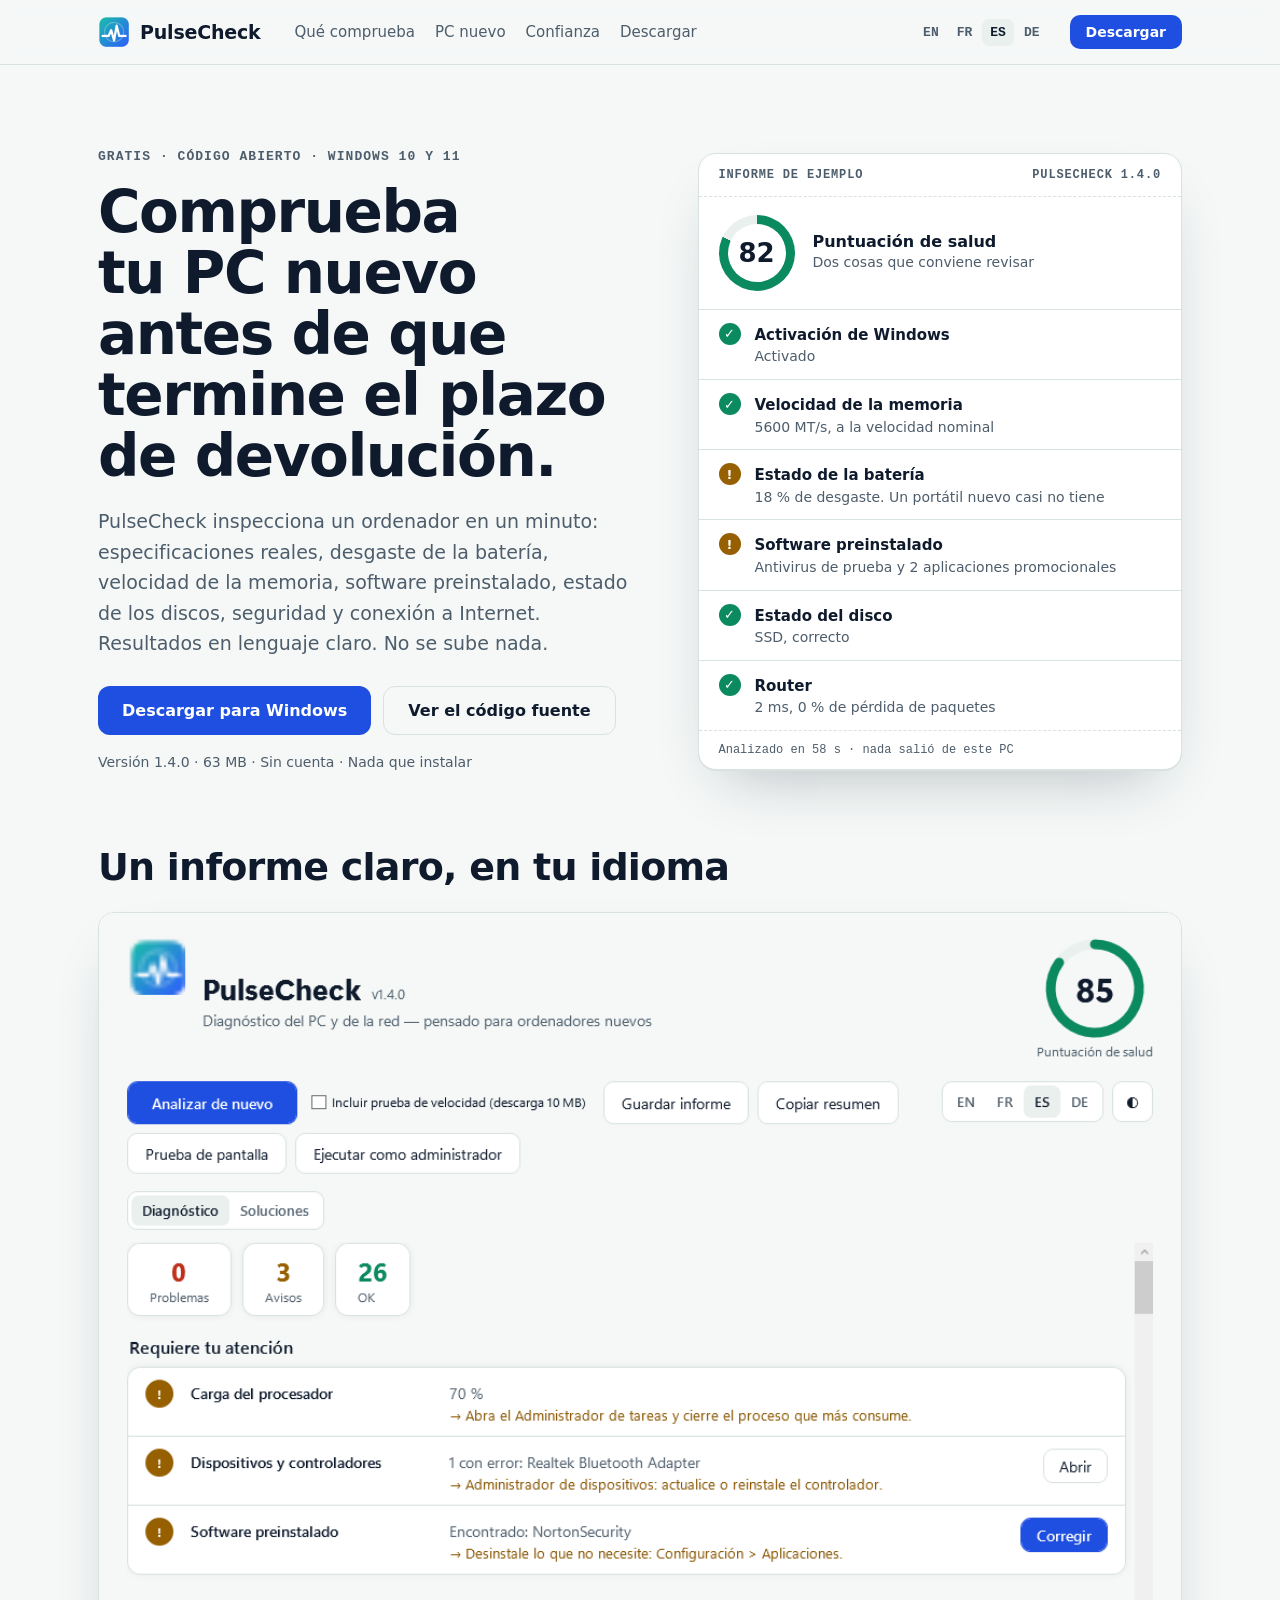
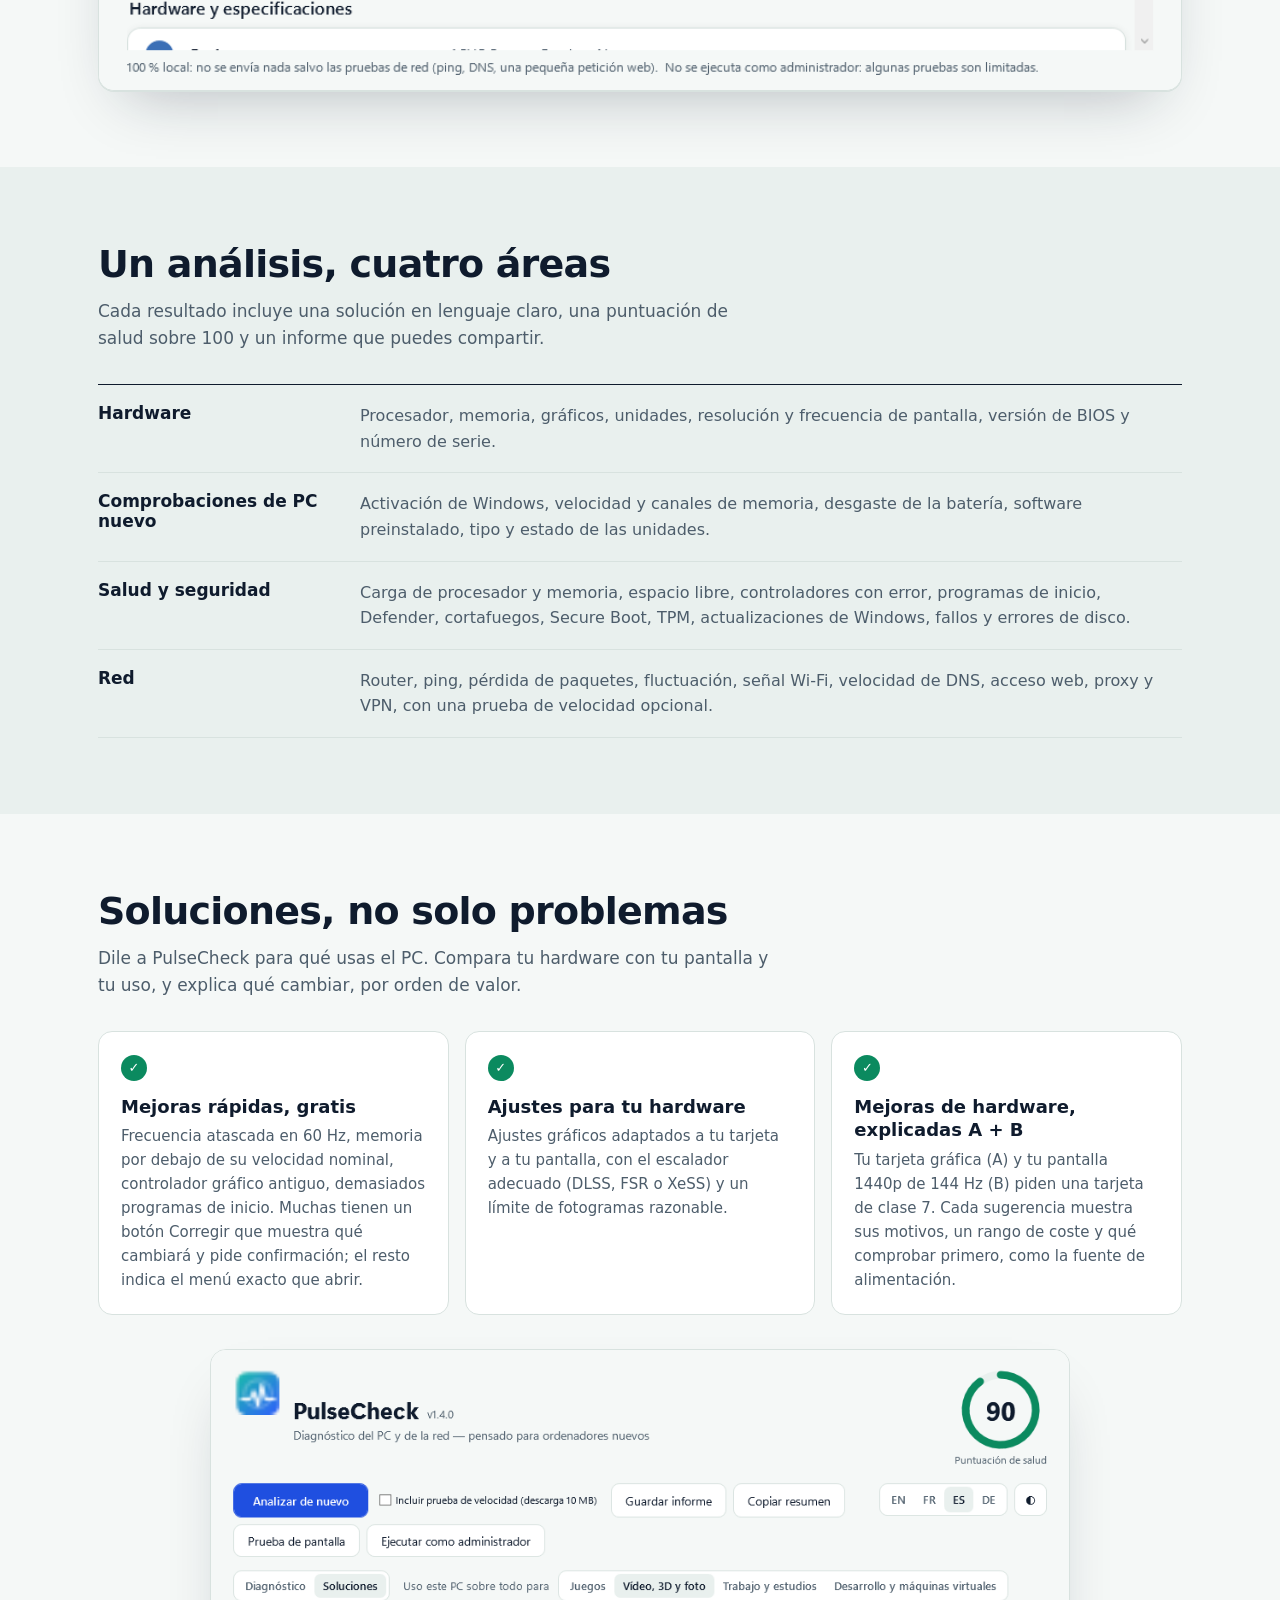
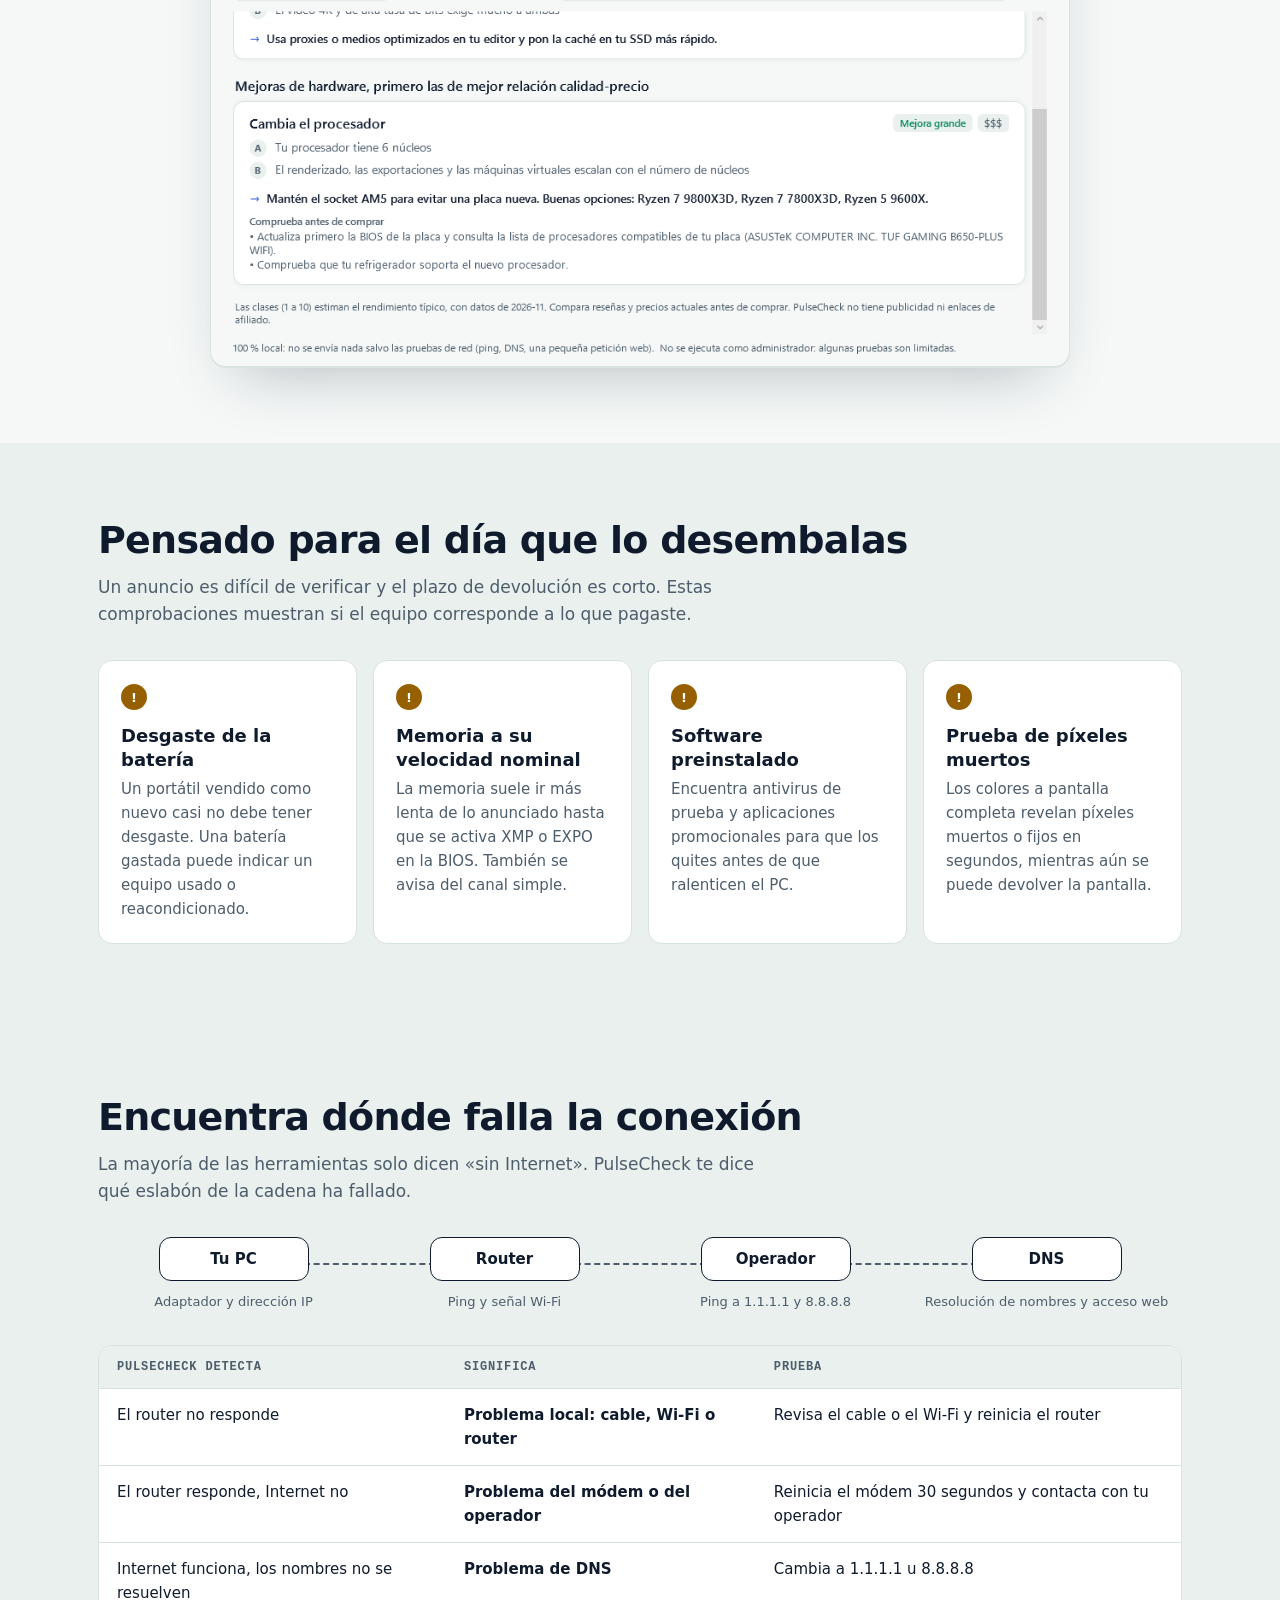
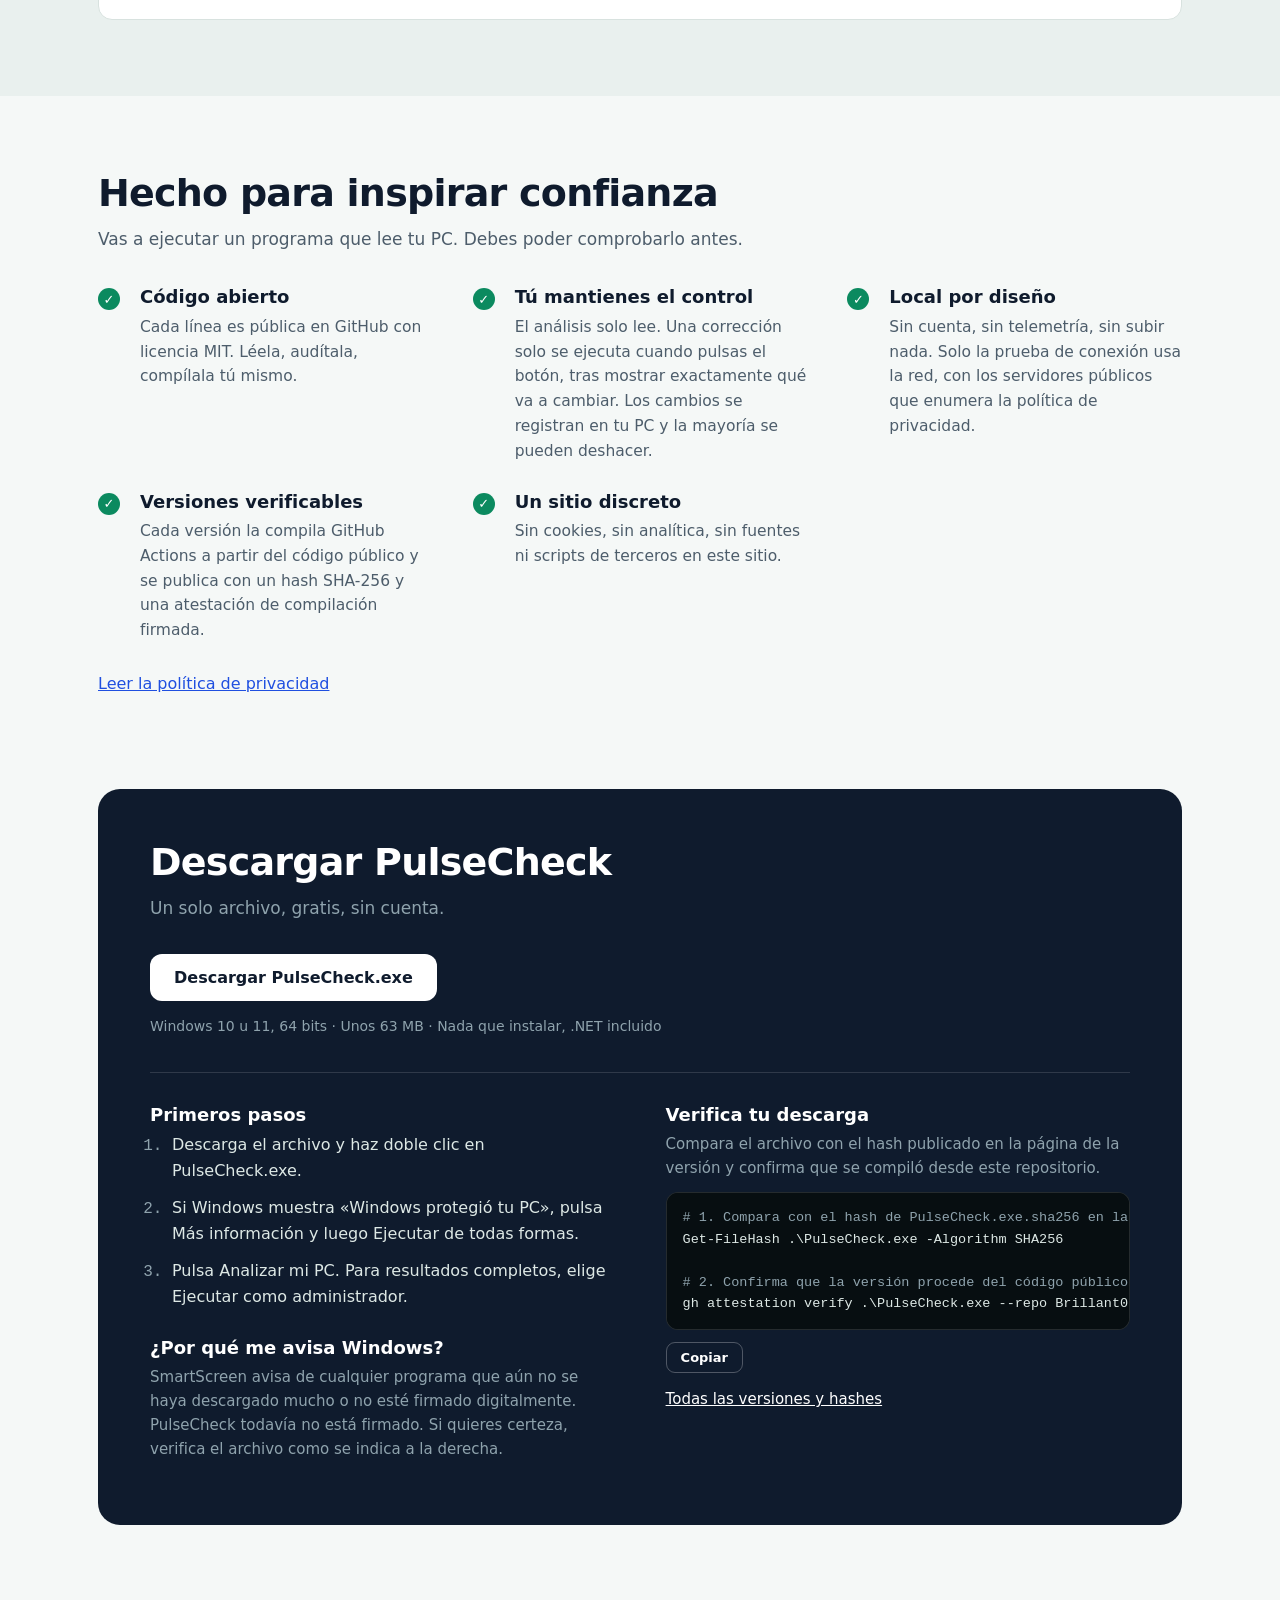
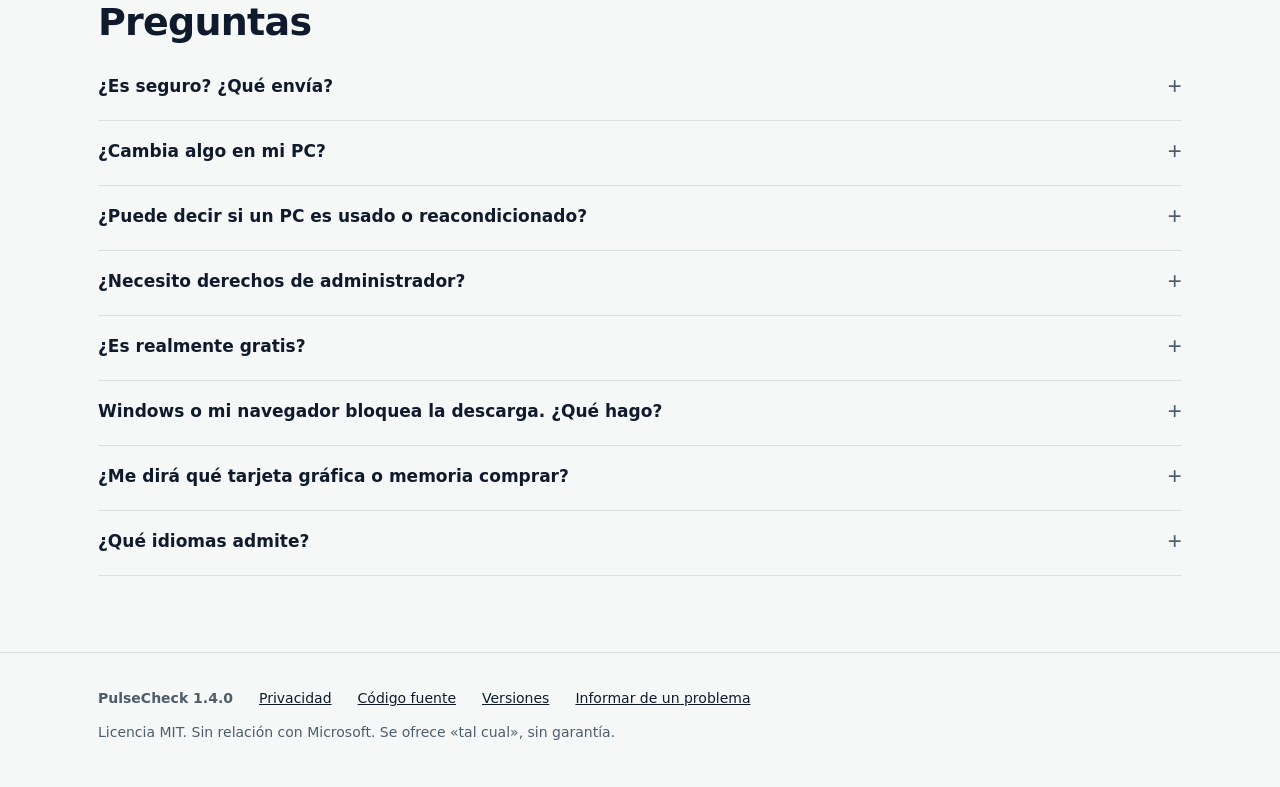
<file: docs/es/index.html>
<!DOCTYPE html>
<html lang="es">
<head>
<meta charset="utf-8">
<meta name="viewport" content="width=device-width, initial-scale=1">
<title>PulseCheck – Diagnóstico gratuito para PC nuevos</title>
<meta name="description" content="Diagnóstico gratuito de Windows para PC nuevos: especificaciones reales, batería, memoria, software preinstalado, discos, seguridad y red. Código abierto, local.">
<meta name="color-scheme" content="light dark">
<meta name="theme-color" content="#F5F8F7" media="(prefers-color-scheme: light)">
<meta name="theme-color" content="#0A1317" media="(prefers-color-scheme: dark)">
<link rel="canonical" href="https://brillant000.github.io/PulseCheck/es/">
<link rel="alternate" hreflang="en" href="https://brillant000.github.io/PulseCheck/">
<link rel="alternate" hreflang="fr" href="https://brillant000.github.io/PulseCheck/fr/">
<link rel="alternate" hreflang="es" href="https://brillant000.github.io/PulseCheck/es/">
<link rel="alternate" hreflang="de" href="https://brillant000.github.io/PulseCheck/de/">
<link rel="alternate" hreflang="x-default" href="https://brillant000.github.io/PulseCheck/">
<link rel="icon" href="../icon.png" type="image/png">
<link rel="stylesheet" href="../style.css">
<meta property="og:type" content="website">
<meta property="og:site_name" content="PulseCheck">
<meta property="og:title" content="PulseCheck – Diagnóstico gratuito para PC nuevos">
<meta property="og:description" content="Diagnóstico gratuito de Windows para PC nuevos: especificaciones reales, batería, memoria, software preinstalado, discos, seguridad y red. Código abierto, local.">
<meta property="og:url" content="https://brillant000.github.io/PulseCheck/es/">
<meta property="og:image" content="https://brillant000.github.io/PulseCheck/og.png">
<meta property="og:locale" content="es_ES">
<meta name="twitter:card" content="summary_large_image">

<script type="application/ld+json">
{"@context":"https://schema.org","@type":"SoftwareApplication","name":"PulseCheck","applicationCategory":"UtilitiesApplication","operatingSystem":"Windows 10, Windows 11","softwareVersion":"1.4.0","license":"https://opensource.org/licenses/MIT","downloadUrl":"https://github.com/Brillant000/PulseCheck/releases/latest/download/PulseCheck.exe","description":"Diagnóstico gratuito de Windows para PC nuevos: especificaciones reales, batería, memoria, software preinstalado, discos, seguridad y red. Código abierto, local.","offers":{"@type":"Offer","price":"0","priceCurrency":"USD"}}
</script>
</head>
<body>
<a class="skip" href="#main">Saltar al contenido</a>
<header class="top">
  <div class="wrap bar">
    <a class="brand" href="./"><img src="../icon.png" alt="" width="32" height="32">PulseCheck</a>
    <nav class="main" aria-label="Main">
      <a href="./#features">Qué comprueba</a>
      <a href="./#new-pc">PC nuevo</a>
      <a href="./#trust">Confianza</a>
      <a href="./#download">Descargar</a>
    </nav>
    <span class="sp"></span>
    <nav class="langs" aria-label="Language"><a href="../index.html" lang="en" hreflang="en">EN</a><a href="../fr/index.html" lang="fr" hreflang="fr">FR</a><a href="../es/index.html" lang="es" hreflang="es" aria-current="true">ES</a><a href="../de/index.html" lang="de" hreflang="de">DE</a></nav>
    <a class="btn sm" href="./#download">Descargar</a>
  </div>
</header>

<main id="main">

<section class="hero">
  <div class="wrap grid">
    <div>
      <p class="eyebrow">Gratis · Código abierto · Windows 10 y 11</p>
      <h1>Comprueba tu PC nuevo antes de que termine el plazo de devolución.</h1>
      <p class="lead">PulseCheck inspecciona un ordenador en un minuto: especificaciones reales, desgaste de la batería, velocidad de la memoria, software preinstalado, estado de los discos, seguridad y conexión a Internet. Resultados en lenguaje claro. No se sube nada.</p>
      <div class="cta">
        <a class="btn" href="https://github.com/Brillant000/PulseCheck/releases/latest/download/PulseCheck.exe">Descargar para Windows</a>
        <a class="btn ghost" href="https://github.com/Brillant000/PulseCheck">Ver el código fuente</a>
      </div>
      <p class="meta">Versión 1.4.0 · 63 MB · Sin cuenta · Nada que instalar</p>
    </div>

    <div class="sheet" role="img" aria-label="Informe de ejemplo">
      <div class="sheet-h"><span>Informe de ejemplo</span><span>PulseCheck 1.4.0</span></div>
      <div class="score">
        <div class="ring" style="--p:82"><b>82</b></div>
        <p><strong>Puntuación de salud</strong>Dos cosas que conviene revisar</p>
      </div>
      <ul class="rows">
        <li><span class="g" aria-hidden="true">✓</span><span><span class="n">Activación de Windows</span><span class="d">Activado</span></span></li>
        <li><span class="g" aria-hidden="true">✓</span><span><span class="n">Velocidad de la memoria</span><span class="d">5600 MT/s, a la velocidad nominal</span></span></li>
        <li><span class="g warn" aria-hidden="true">!</span><span><span class="n">Estado de la batería</span><span class="d">18 % de desgaste. Un portátil nuevo casi no tiene</span></span></li>
        <li><span class="g warn" aria-hidden="true">!</span><span><span class="n">Software preinstalado</span><span class="d">Antivirus de prueba y 2 aplicaciones promocionales</span></span></li>
        <li><span class="g" aria-hidden="true">✓</span><span><span class="n">Estado del disco</span><span class="d">SSD, correcto</span></span></li>
        <li><span class="g" aria-hidden="true">✓</span><span><span class="n">Router</span><span class="d">2 ms, 0 % de pérdida de paquetes</span></span></li>
      </ul>
      <div class="sheet-f">Analizado en 58 s · nada salió de este PC</div>
    </div>
  </div>
</section>

<section class="shots" aria-labelledby="shot-h">
  <div class="wrap">
    <h2 id="shot-h">Un informe claro, en tu idioma</h2>
    <picture>
      <source media="(prefers-color-scheme: dark)" srcset="../shots/app-es-dark.png">
      <img src="../shots/app-es-light.png" alt="Ventana de PulseCheck con la puntuación de salud y los puntos que requieren atención" width="860" height="732" loading="lazy">
    </picture>
  </div>
</section>

<section id="features" class="alt">
  <div class="wrap">
    <h2>Un análisis, cuatro áreas</h2>
    <p class="sub">Cada resultado incluye una solución en lenguaje claro, una puntuación de salud sobre 100 y un informe que puedes compartir.</p>
    <dl class="sheetlist">
      <div class="r"><dt>Hardware</dt><dd>Procesador, memoria, gráficos, unidades, resolución y frecuencia de pantalla, versión de BIOS y número de serie.</dd></div>
      <div class="r"><dt>Comprobaciones de PC nuevo</dt><dd>Activación de Windows, velocidad y canales de memoria, desgaste de la batería, software preinstalado, tipo y estado de las unidades.</dd></div>
      <div class="r"><dt>Salud y seguridad</dt><dd>Carga de procesador y memoria, espacio libre, controladores con error, programas de inicio, Defender, cortafuegos, Secure Boot, TPM, actualizaciones de Windows, fallos y errores de disco.</dd></div>
      <div class="r"><dt>Red</dt><dd>Router, ping, pérdida de paquetes, fluctuación, señal Wi-Fi, velocidad de DNS, acceso web, proxy y VPN, con una prueba de velocidad opcional.</dd></div>
    </dl>
  </div>
</section>

<section id="solutions">
  <div class="wrap">
    <h2>Soluciones, no solo problemas</h2>
    <p class="sub">Dile a PulseCheck para qué usas el PC. Compara tu hardware con tu pantalla y tu uso, y explica qué cambiar, por orden de valor.</p>
    <div class="cards">
      <div class="card"><span class="g" aria-hidden="true">✓</span><h3>Mejoras rápidas, gratis</h3><p>Frecuencia atascada en 60 Hz, memoria por debajo de su velocidad nominal, controlador gráfico antiguo, demasiados programas de inicio. Muchas tienen un botón Corregir que muestra qué cambiará y pide confirmación; el resto indica el menú exacto que abrir.</p></div>
      <div class="card"><span class="g" aria-hidden="true">✓</span><h3>Ajustes para tu hardware</h3><p>Ajustes gráficos adaptados a tu tarjeta y a tu pantalla, con el escalador adecuado (DLSS, FSR o XeSS) y un límite de fotogramas razonable.</p></div>
      <div class="card"><span class="g" aria-hidden="true">✓</span><h3>Mejoras de hardware, explicadas A + B</h3><p>Tu tarjeta gráfica (A) y tu pantalla 1440p de 144 Hz (B) piden una tarjeta de clase 7. Cada sugerencia muestra sus motivos, un rango de coste y qué comprobar primero, como la fuente de alimentación.</p></div>
    </div>
    <picture class="solpic">
      <source media="(prefers-color-scheme: dark)" srcset="../shots/sol-es-dark.png">
      <img src="../shots/sol-es-light.png" alt="Pestaña Soluciones de PulseCheck con sugerencias de mejora y sus motivos" width="860" height="732" loading="lazy">
    </picture>
  </div>
</section>

<section id="new-pc" class="alt">
  <div class="wrap">
    <h2>Pensado para el día que lo desembalas</h2>
    <p class="sub">Un anuncio es difícil de verificar y el plazo de devolución es corto. Estas comprobaciones muestran si el equipo corresponde a lo que pagaste.</p>
    <div class="cards">
      <div class="card"><span class="g warn" aria-hidden="true">!</span><h3>Desgaste de la batería</h3><p>Un portátil vendido como nuevo casi no debe tener desgaste. Una batería gastada puede indicar un equipo usado o reacondicionado.</p></div>
      <div class="card"><span class="g warn" aria-hidden="true">!</span><h3>Memoria a su velocidad nominal</h3><p>La memoria suele ir más lenta de lo anunciado hasta que se activa XMP o EXPO en la BIOS. También se avisa del canal simple.</p></div>
      <div class="card"><span class="g warn" aria-hidden="true">!</span><h3>Software preinstalado</h3><p>Encuentra antivirus de prueba y aplicaciones promocionales para que los quites antes de que ralenticen el PC.</p></div>
      <div class="card"><span class="g warn" aria-hidden="true">!</span><h3>Prueba de píxeles muertos</h3><p>Los colores a pantalla completa revelan píxeles muertos o fijos en segundos, mientras aún se puede devolver la pantalla.</p></div>
    </div>
  </div>
</section>

<section id="network" class="alt">
  <div class="wrap">
    <h2>Encuentra dónde falla la conexión</h2>
    <p class="sub">La mayoría de las herramientas solo dicen «sin Internet». PulseCheck te dice qué eslabón de la cadena ha fallado.</p>
    <ol class="chain">
      <li><span class="node">Tu PC</span><small>Adaptador y dirección IP</small></li>
      <li><span class="node">Router</span><small>Ping y señal Wi-Fi</small></li>
      <li><span class="node">Operador</span><small>Ping a 1.1.1.1 y 8.8.8.8</small></li>
      <li><span class="node">DNS</span><small>Resolución de nombres y acceso web</small></li>
    </ol>
    <div class="tablewrap">
      <table>
        <thead><tr><th>PulseCheck detecta</th><th>Significa</th><th>Prueba</th></tr></thead>
        <tbody>
          <tr><td>El router no responde</td><td>Problema local: cable, Wi-Fi o router</td><td>Revisa el cable o el Wi-Fi y reinicia el router</td></tr>
          <tr><td>El router responde, Internet no</td><td>Problema del módem o del operador</td><td>Reinicia el módem 30 segundos y contacta con tu operador</td></tr>
          <tr><td>Internet funciona, los nombres no se resuelven</td><td>Problema de DNS</td><td>Cambia a 1.1.1.1 u 8.8.8.8</td></tr>
        </tbody>
      </table>
    </div>
  </div>
</section>

<section id="trust">
  <div class="wrap">
    <h2>Hecho para inspirar confianza</h2>
    <p class="sub">Vas a ejecutar un programa que lee tu PC. Debes poder comprobarlo antes.</p>
    <div class="trust">
      <div><span class="g" aria-hidden="true">✓</span><span><h3>Código abierto</h3><p>Cada línea es pública en GitHub con licencia MIT. Léela, audítala, compílala tú mismo.</p></span></div>
      <div><span class="g" aria-hidden="true">✓</span><span><h3>Tú mantienes el control</h3><p>El análisis solo lee. Una corrección solo se ejecuta cuando pulsas el botón, tras mostrar exactamente qué va a cambiar. Los cambios se registran en tu PC y la mayoría se pueden deshacer.</p></span></div>
      <div><span class="g" aria-hidden="true">✓</span><span><h3>Local por diseño</h3><p>Sin cuenta, sin telemetría, sin subir nada. Solo la prueba de conexión usa la red, con los servidores públicos que enumera la política de privacidad.</p></span></div>
      <div><span class="g" aria-hidden="true">✓</span><span><h3>Versiones verificables</h3><p>Cada versión la compila GitHub Actions a partir del código público y se publica con un hash SHA-256 y una atestación de compilación firmada.</p></span></div>
      <div><span class="g" aria-hidden="true">✓</span><span><h3>Un sitio discreto</h3><p>Sin cookies, sin analítica, sin fuentes ni scripts de terceros en este sitio.</p></span></div>
    </div>
    <p class="more"><a href="privacy.html">Leer la política de privacidad</a></p>
  </div>
</section>

<section id="download" style="padding-top:0">
  <div class="wrap">
    <div class="dl">
      <h2>Descargar PulseCheck</h2>
      <p class="sub">Un solo archivo, gratis, sin cuenta.</p>
      <a class="btn" href="https://github.com/Brillant000/PulseCheck/releases/latest/download/PulseCheck.exe">Descargar PulseCheck.exe</a>
      <p class="req">Windows 10 u 11, 64 bits · Unos 63 MB · Nada que instalar, .NET incluido</p>

      <div class="dgrid">
        <div>
          <h3>Primeros pasos</h3>
          <ol>
            <li>Descarga el archivo y haz doble clic en PulseCheck.exe.</li>
            <li>Si Windows muestra «Windows protegió tu PC», pulsa Más información y luego Ejecutar de todas formas.</li>
            <li>Pulsa Analizar mi PC. Para resultados completos, elige Ejecutar como administrador.</li>
          </ol>
          <h3 style="margin-top:26px">¿Por qué me avisa Windows?</h3>
          <p class="s">SmartScreen avisa de cualquier programa que aún no se haya descargado mucho o no esté firmado digitalmente. PulseCheck todavía no está firmado. Si quieres certeza, verifica el archivo como se indica a la derecha.</p>
        </div>
        <div>
          <h3>Verifica tu descarga</h3>
          <p class="s">Compara el archivo con el hash publicado en la página de la versión y confirma que se compiló desde este repositorio.</p>
          <pre id="verify"><span class="c"># 1. Compara con el hash de PulseCheck.exe.sha256 en la página de la versión</span>
Get-FileHash .\PulseCheck.exe -Algorithm SHA256

<span class="c"># 2. Confirma que la versión procede del código público (requiere GitHub CLI)</span>
gh attestation verify .\PulseCheck.exe --repo Brillant000/PulseCheck</pre>
          <button class="copy" type="button" id="copybtn" data-done="Copiado">Copiar</button>
          <p class="s" style="margin-top:14px"><a href="https://github.com/Brillant000/PulseCheck/releases" style="color:#fff">Todas las versiones y hashes</a></p>
        </div>
      </div>
    </div>
  </div>
</section>

<section id="faq" style="padding-top:0">
  <div class="wrap faq">
    <h2>Preguntas</h2>
    <details><summary>¿Es seguro? ¿Qué envía?</summary><p>No se sube nada y no hay telemetría. PulseCheck lee información de tu PC y solo guarda un informe donde tú elijas. Sus pruebas de red contactan con servidores públicos: ping, DNS, una pequeña petición web y una prueba de velocidad opcional de 10 MB. La política de privacidad los enumera todos.</p></details>
    <details><summary>¿Cambia algo en mi PC?</summary><p>El análisis nunca cambia nada. Si pulsas Corregir, PulseCheck muestra exactamente qué hará y te pide confirmar. La mayoría de los cambios se pueden deshacer desde la aplicación y se guarda un registro en tu PC. No instala software ni toca tu antivirus o cortafuegos.</p></details>
    <details><summary>¿Puede decir si un PC es usado o reacondicionado?</summary><p>Muestra indicios, como el desgaste de la batería o una activación ausente. Son indicadores, no pruebas.</p></details>
    <details><summary>¿Necesito derechos de administrador?</summary><p>No para la mayoría de las comprobaciones. Elige Ejecutar como administrador para la comprobación de TPM y algunas más.</p></details>
    <details><summary>¿Es realmente gratis?</summary><p>Sí. Es gratuito y de código abierto con licencia MIT, sin publicidad ni plan de pago.</p></details>
    <details><summary>Windows o mi navegador bloquea la descarga. ¿Qué hago?</summary><p>En Edge o Chrome, abre la lista de descargas, pulsa los tres puntos junto al archivo, elige Conservar y luego Mostrar más y Conservar de todos modos. Al ejecutarlo, si Windows dice que protegió tu PC, pulsa Más información y luego Ejecutar de todas formas. También puedes hacer clic derecho en el archivo, elegir Propiedades y marcar Desbloquear. Si el Control inteligente de aplicaciones de Windows 11 está activado, bloquea toda aplicación sin firmar y no se puede eludir. El archivo aún no está firmado digitalmente; puedes comprobarlo con el hash de la página de la versión.</p></details>
    <details><summary>¿Me dirá qué tarjeta gráfica o memoria comprar?</summary><p>Sí. Tras un análisis, la pestaña Soluciones compara tu tarjeta gráfica, procesador, memoria, unidades y pantalla con tu uso (juegos, vídeo y 3D, trabajo, desarrollo) y explica qué merece la pena mejorar y por qué. Las clases de rendimiento son estimaciones y no hay publicidad ni enlaces de afiliado: compara reseñas y precios actuales antes de comprar.</p></details>
    <details><summary>¿Qué idiomas admite?</summary><p>English, Français, Español y Deutsch. Se pueden añadir más: consulta el repositorio.</p></details>
  </div>
</section>

</main>
<footer class="site">
  <div class="wrap">
    <div class="cols">
      <strong>PulseCheck 1.4.0</strong>
      <a href="privacy.html">Privacidad</a>
      <a href="https://github.com/Brillant000/PulseCheck">Código fuente</a>
      <a href="https://github.com/Brillant000/PulseCheck/releases">Versiones</a>
      <a href="https://github.com/Brillant000/PulseCheck/issues">Informar de un problema</a>
    </div>
    <div>Licencia MIT. Sin relación con Microsoft. Se ofrece «tal cual», sin garantía.</div>
  </div>
</footer>

<script>
(function(){
  var b=document.getElementById('copybtn'),p=document.getElementById('verify');
  if(!b||!p) return;
  b.addEventListener('click',function(){
    var t=p.innerText;
    function done(){var o=b.textContent;b.textContent=b.dataset.done;setTimeout(function(){b.textContent=o},1800)}
    if(navigator.clipboard&&navigator.clipboard.writeText){navigator.clipboard.writeText(t).then(done,function(){})}
  });
})();
</script>
</body>
</html>
</file>
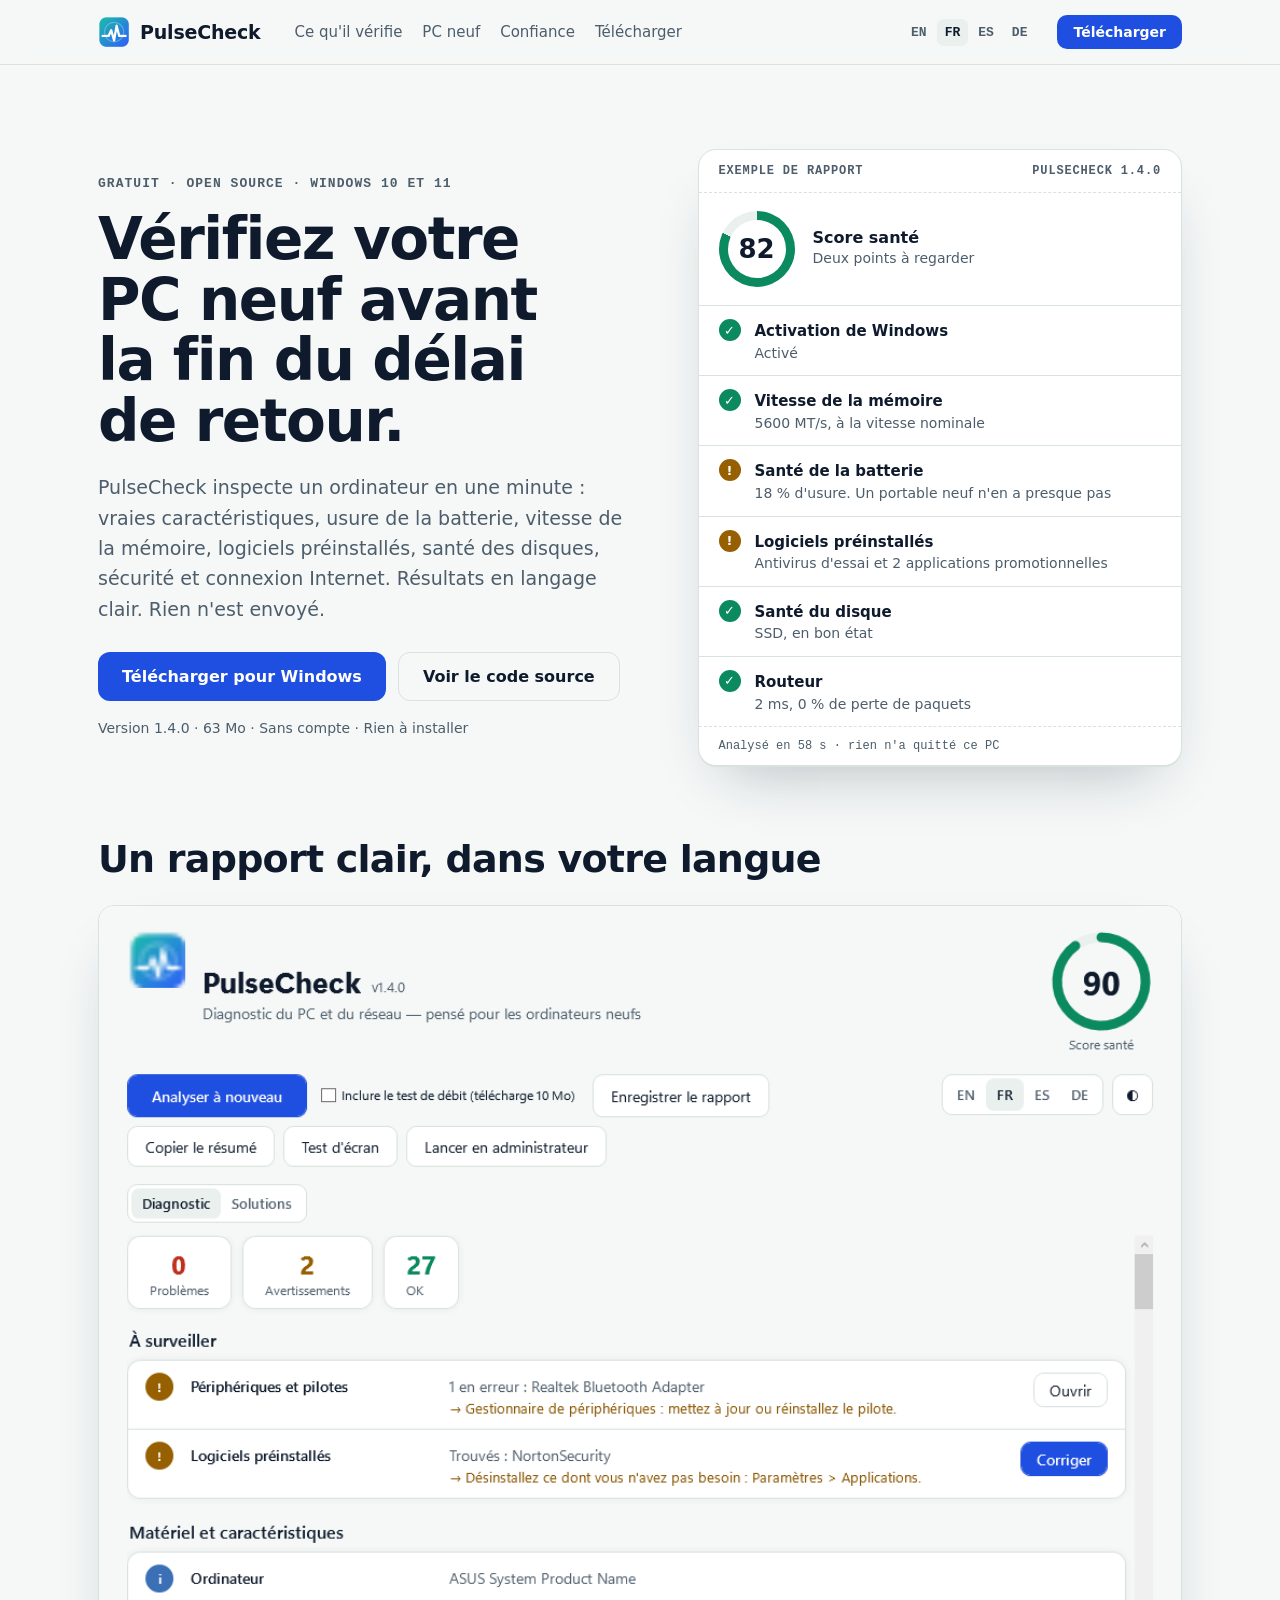
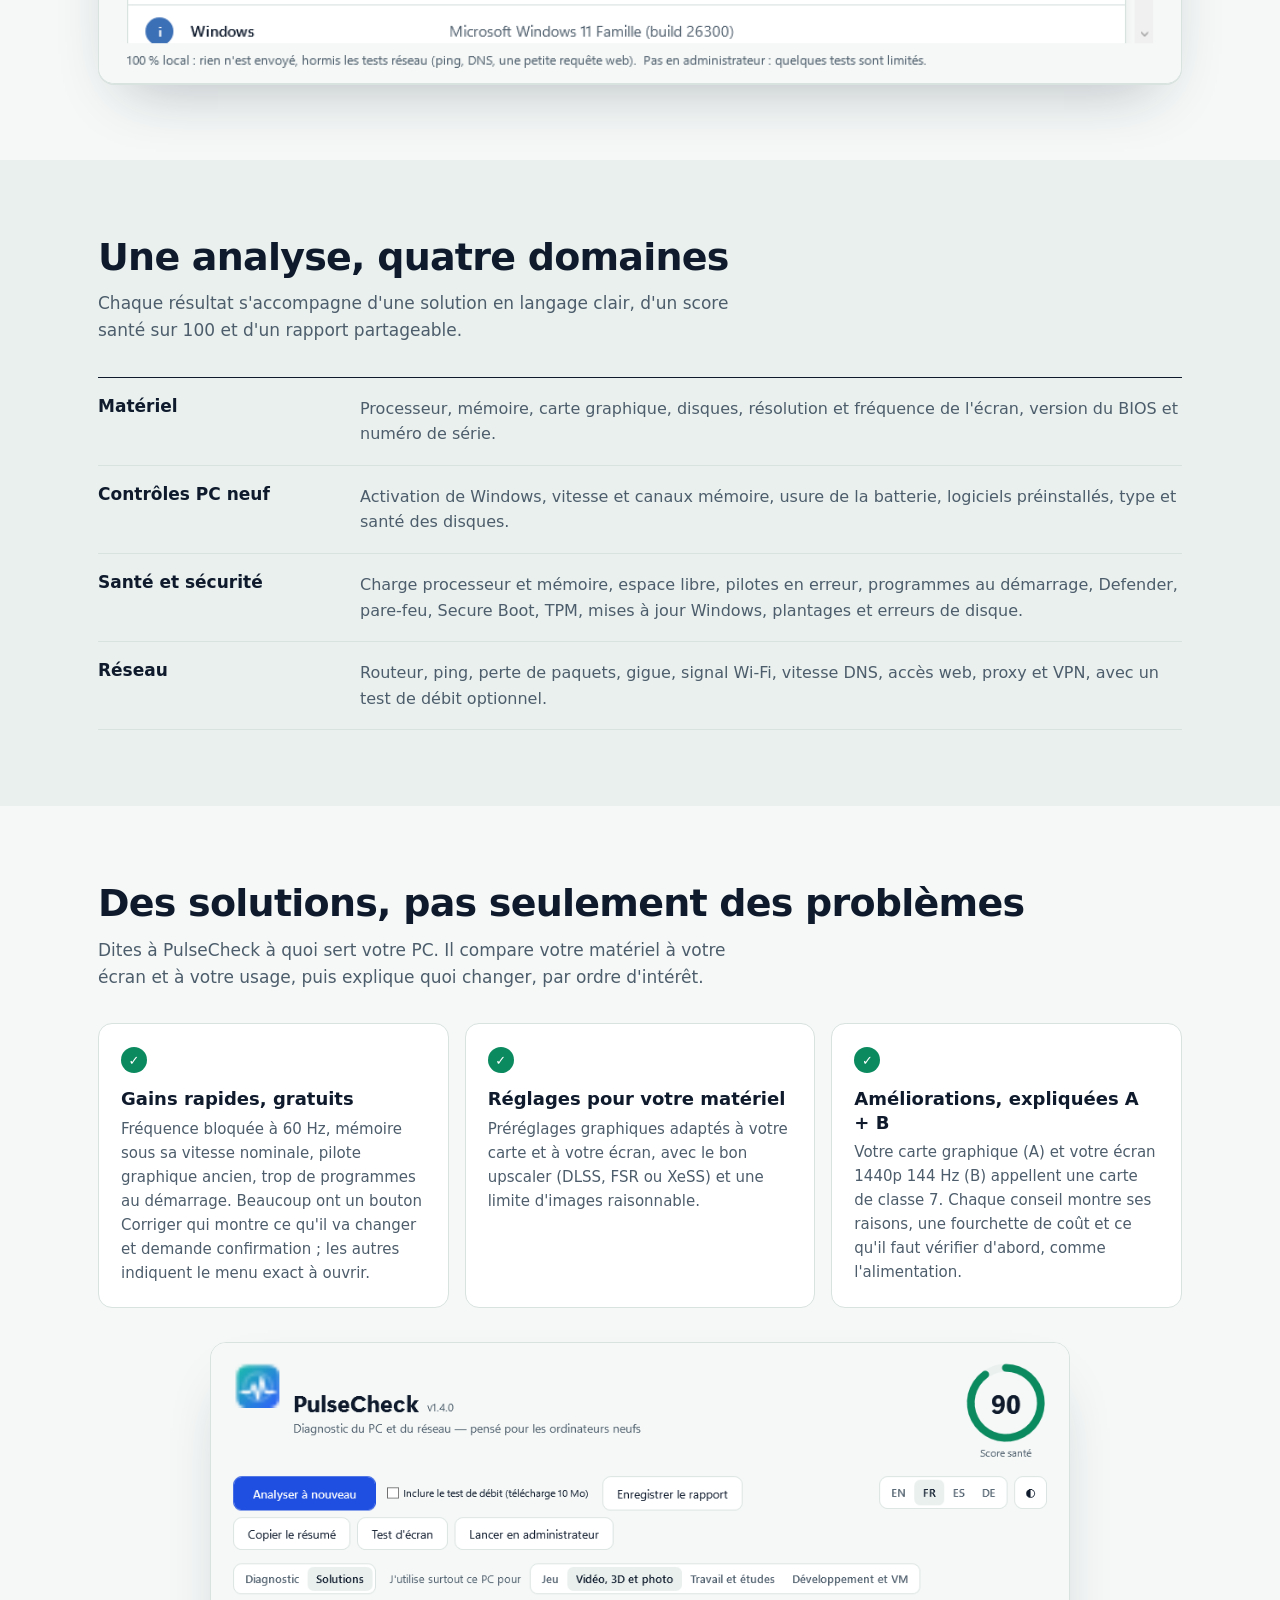
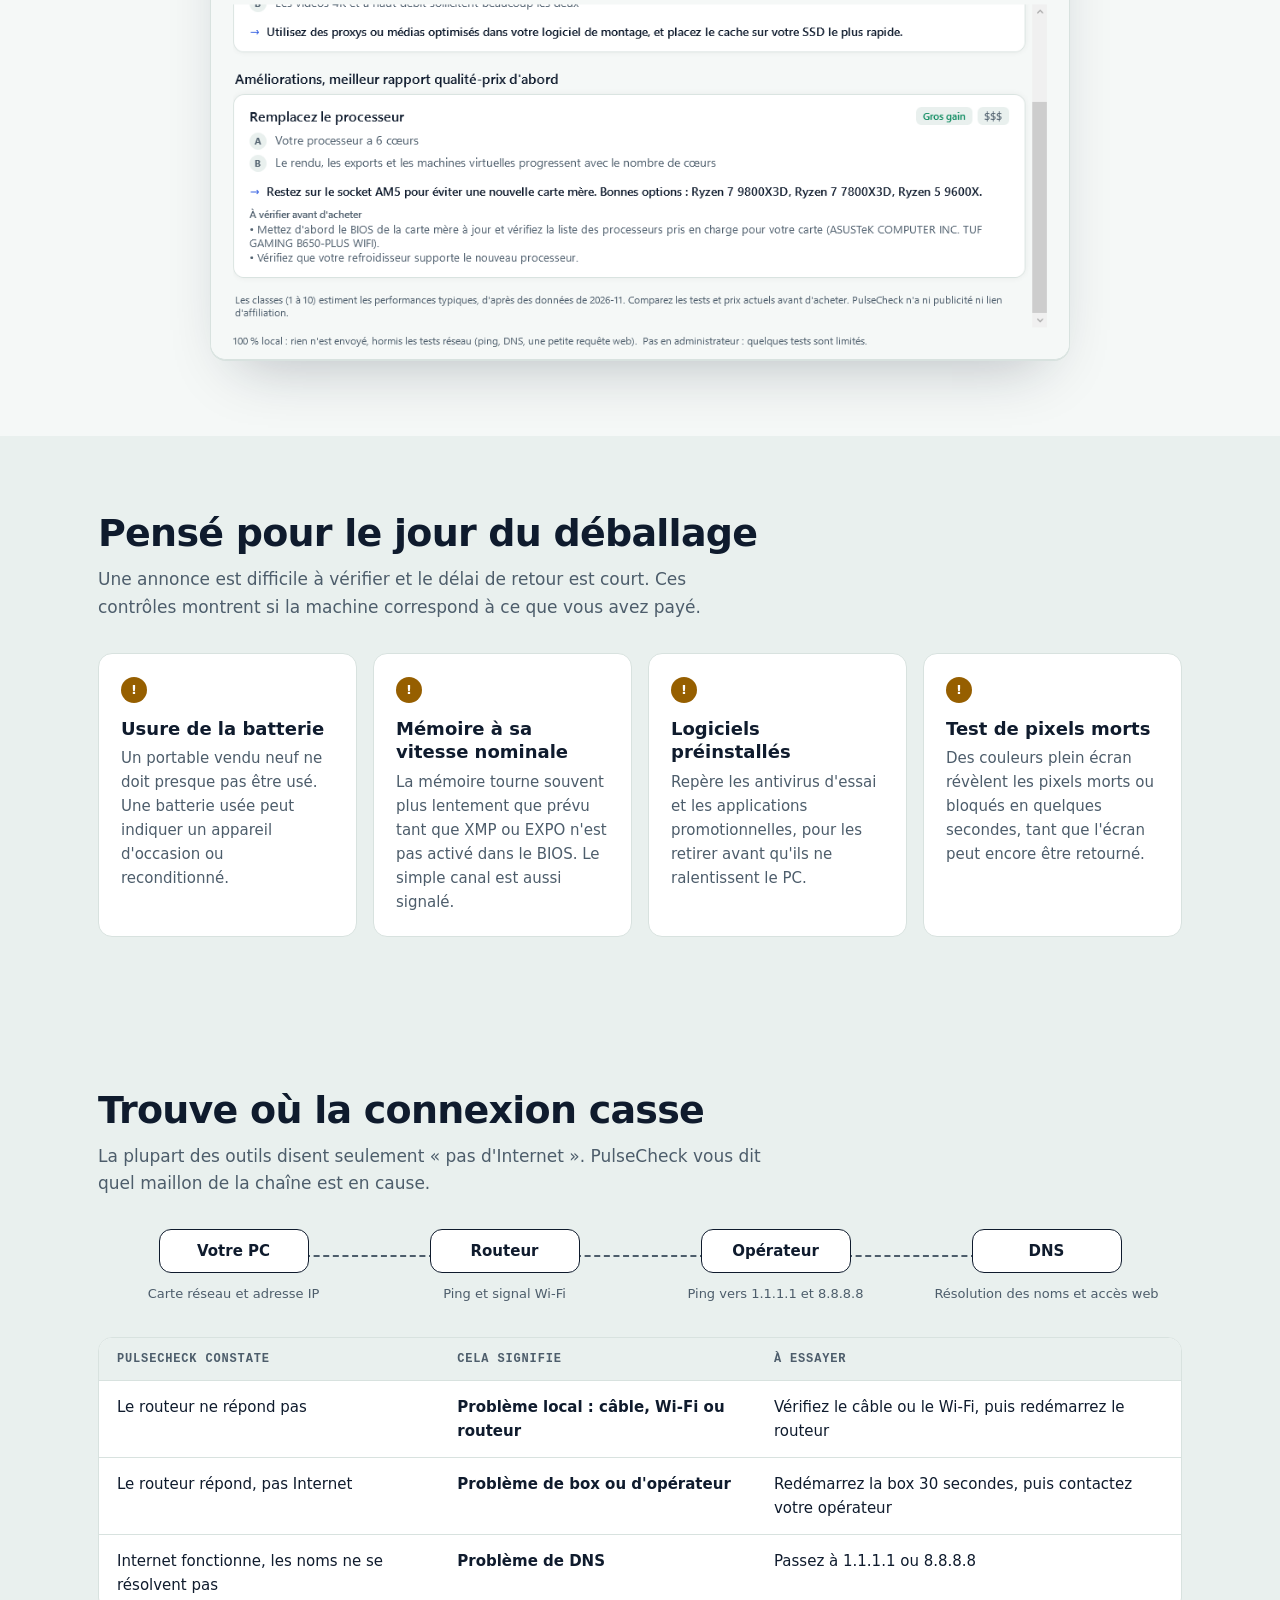
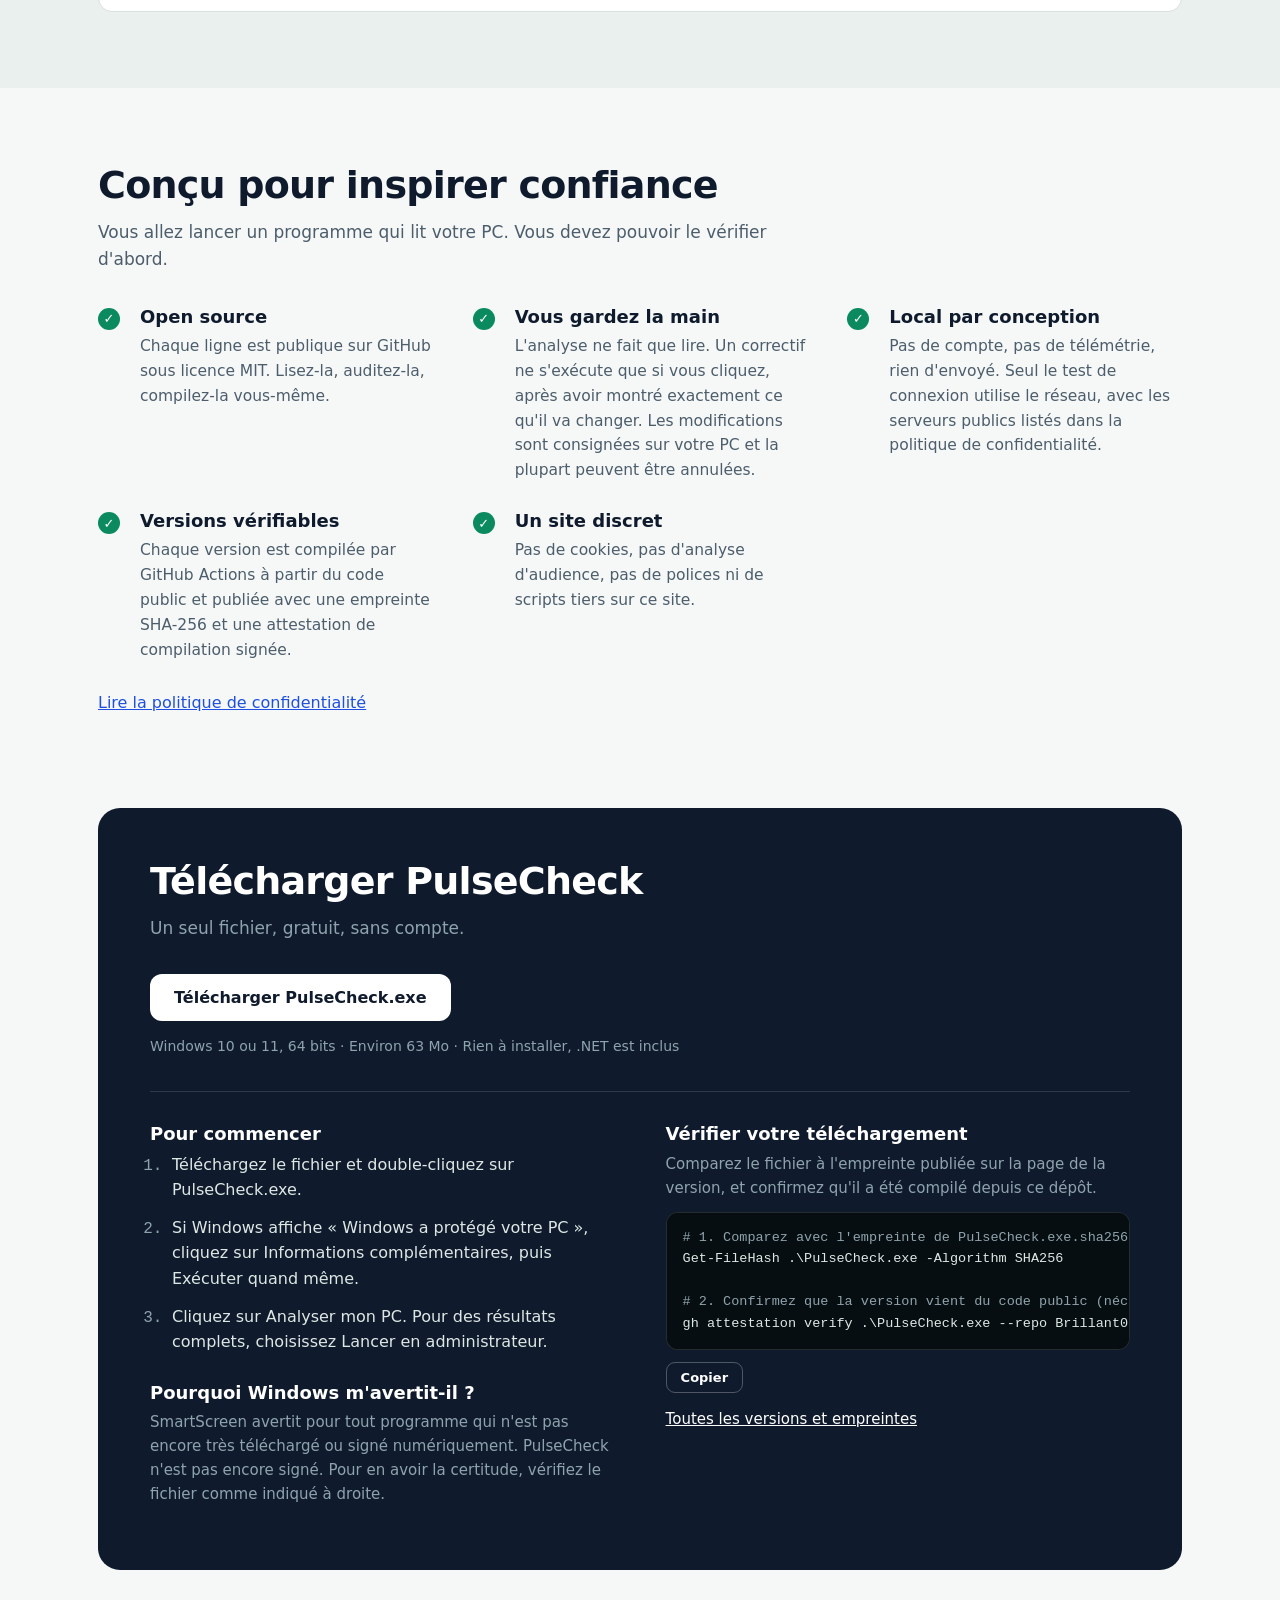
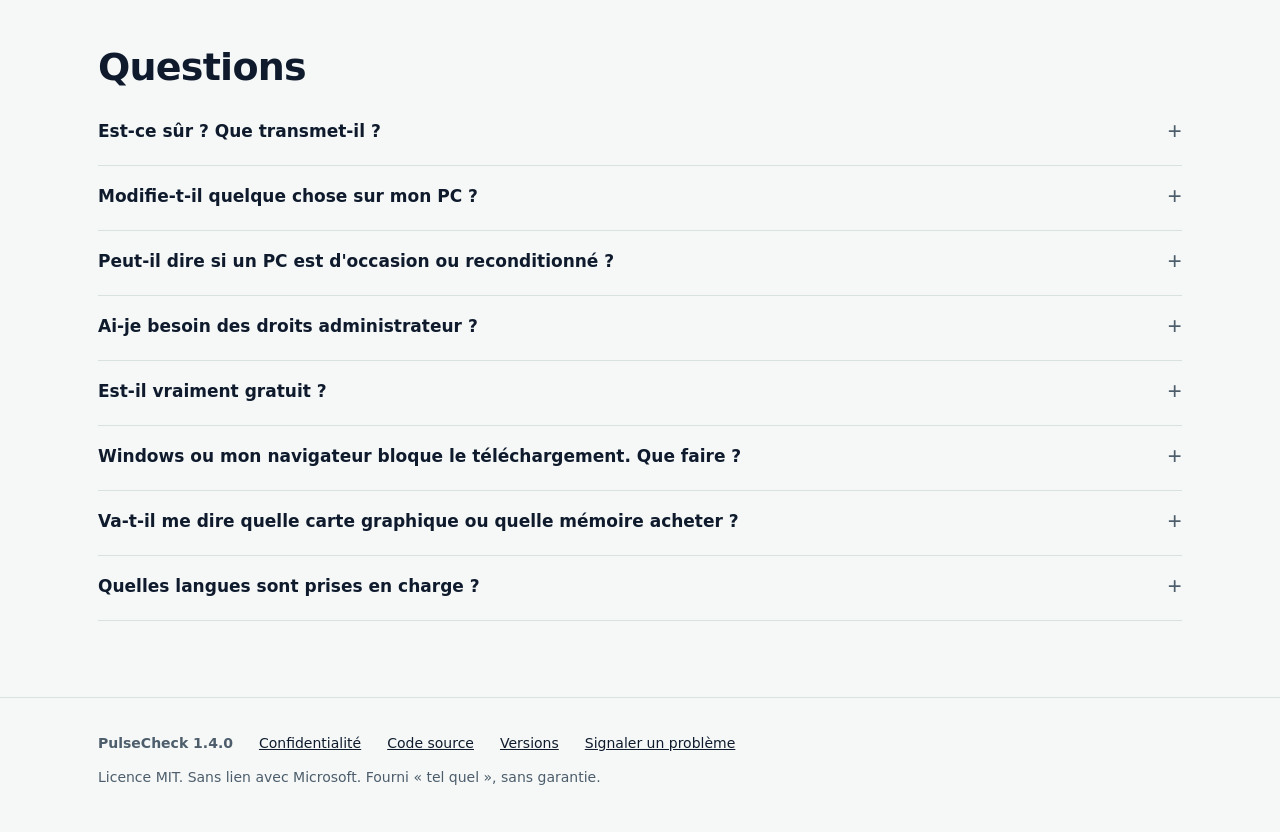
<file: docs/fr/index.html>
<!DOCTYPE html>
<html lang="fr">
<head>
<meta charset="utf-8">
<meta name="viewport" content="width=device-width, initial-scale=1">
<title>PulseCheck – Diagnostic gratuit pour PC neuf</title>
<meta name="description" content="Diagnostic Windows gratuit pour PC neuf : vraies caractéristiques, batterie, mémoire, logiciels préinstallés, disques, sécurité, réseau. Open source, 100 % local.">
<meta name="color-scheme" content="light dark">
<meta name="theme-color" content="#F5F8F7" media="(prefers-color-scheme: light)">
<meta name="theme-color" content="#0A1317" media="(prefers-color-scheme: dark)">
<link rel="canonical" href="https://brillant000.github.io/PulseCheck/fr/">
<link rel="alternate" hreflang="en" href="https://brillant000.github.io/PulseCheck/">
<link rel="alternate" hreflang="fr" href="https://brillant000.github.io/PulseCheck/fr/">
<link rel="alternate" hreflang="es" href="https://brillant000.github.io/PulseCheck/es/">
<link rel="alternate" hreflang="de" href="https://brillant000.github.io/PulseCheck/de/">
<link rel="alternate" hreflang="x-default" href="https://brillant000.github.io/PulseCheck/">
<link rel="icon" href="../icon.png" type="image/png">
<link rel="stylesheet" href="../style.css">
<meta property="og:type" content="website">
<meta property="og:site_name" content="PulseCheck">
<meta property="og:title" content="PulseCheck – Diagnostic gratuit pour PC neuf">
<meta property="og:description" content="Diagnostic Windows gratuit pour PC neuf : vraies caractéristiques, batterie, mémoire, logiciels préinstallés, disques, sécurité, réseau. Open source, 100 % local.">
<meta property="og:url" content="https://brillant000.github.io/PulseCheck/fr/">
<meta property="og:image" content="https://brillant000.github.io/PulseCheck/og.png">
<meta property="og:locale" content="fr_FR">
<meta name="twitter:card" content="summary_large_image">

<script type="application/ld+json">
{"@context":"https://schema.org","@type":"SoftwareApplication","name":"PulseCheck","applicationCategory":"UtilitiesApplication","operatingSystem":"Windows 10, Windows 11","softwareVersion":"1.4.0","license":"https://opensource.org/licenses/MIT","downloadUrl":"https://github.com/Brillant000/PulseCheck/releases/latest/download/PulseCheck.exe","description":"Diagnostic Windows gratuit pour PC neuf : vraies caractéristiques, batterie, mémoire, logiciels préinstallés, disques, sécurité, réseau. Open source, 100 % local.","offers":{"@type":"Offer","price":"0","priceCurrency":"USD"}}
</script>
</head>
<body>
<a class="skip" href="#main">Aller au contenu</a>
<header class="top">
  <div class="wrap bar">
    <a class="brand" href="./"><img src="../icon.png" alt="" width="32" height="32">PulseCheck</a>
    <nav class="main" aria-label="Main">
      <a href="./#features">Ce qu'il vérifie</a>
      <a href="./#new-pc">PC neuf</a>
      <a href="./#trust">Confiance</a>
      <a href="./#download">Télécharger</a>
    </nav>
    <span class="sp"></span>
    <nav class="langs" aria-label="Language"><a href="../index.html" lang="en" hreflang="en">EN</a><a href="../fr/index.html" lang="fr" hreflang="fr" aria-current="true">FR</a><a href="../es/index.html" lang="es" hreflang="es">ES</a><a href="../de/index.html" lang="de" hreflang="de">DE</a></nav>
    <a class="btn sm" href="./#download">Télécharger</a>
  </div>
</header>

<main id="main">

<section class="hero">
  <div class="wrap grid">
    <div>
      <p class="eyebrow">Gratuit · Open source · Windows 10 et 11</p>
      <h1>Vérifiez votre PC neuf avant la fin du délai de retour.</h1>
      <p class="lead">PulseCheck inspecte un ordinateur en une minute : vraies caractéristiques, usure de la batterie, vitesse de la mémoire, logiciels préinstallés, santé des disques, sécurité et connexion Internet. Résultats en langage clair. Rien n'est envoyé.</p>
      <div class="cta">
        <a class="btn" href="https://github.com/Brillant000/PulseCheck/releases/latest/download/PulseCheck.exe">Télécharger pour Windows</a>
        <a class="btn ghost" href="https://github.com/Brillant000/PulseCheck">Voir le code source</a>
      </div>
      <p class="meta">Version 1.4.0 · 63 Mo · Sans compte · Rien à installer</p>
    </div>

    <div class="sheet" role="img" aria-label="Exemple de rapport">
      <div class="sheet-h"><span>Exemple de rapport</span><span>PulseCheck 1.4.0</span></div>
      <div class="score">
        <div class="ring" style="--p:82"><b>82</b></div>
        <p><strong>Score santé</strong>Deux points à regarder</p>
      </div>
      <ul class="rows">
        <li><span class="g" aria-hidden="true">✓</span><span><span class="n">Activation de Windows</span><span class="d">Activé</span></span></li>
        <li><span class="g" aria-hidden="true">✓</span><span><span class="n">Vitesse de la mémoire</span><span class="d">5600 MT/s, à la vitesse nominale</span></span></li>
        <li><span class="g warn" aria-hidden="true">!</span><span><span class="n">Santé de la batterie</span><span class="d">18 % d'usure. Un portable neuf n'en a presque pas</span></span></li>
        <li><span class="g warn" aria-hidden="true">!</span><span><span class="n">Logiciels préinstallés</span><span class="d">Antivirus d'essai et 2 applications promotionnelles</span></span></li>
        <li><span class="g" aria-hidden="true">✓</span><span><span class="n">Santé du disque</span><span class="d">SSD, en bon état</span></span></li>
        <li><span class="g" aria-hidden="true">✓</span><span><span class="n">Routeur</span><span class="d">2 ms, 0 % de perte de paquets</span></span></li>
      </ul>
      <div class="sheet-f">Analysé en 58 s · rien n'a quitté ce PC</div>
    </div>
  </div>
</section>

<section class="shots" aria-labelledby="shot-h">
  <div class="wrap">
    <h2 id="shot-h">Un rapport clair, dans votre langue</h2>
    <picture>
      <source media="(prefers-color-scheme: dark)" srcset="../shots/app-fr-dark.png">
      <img src="../shots/app-fr-light.png" alt="Fenêtre de PulseCheck avec le score santé et les points à surveiller" width="860" height="732" loading="lazy">
    </picture>
  </div>
</section>

<section id="features" class="alt">
  <div class="wrap">
    <h2>Une analyse, quatre domaines</h2>
    <p class="sub">Chaque résultat s'accompagne d'une solution en langage clair, d'un score santé sur 100 et d'un rapport partageable.</p>
    <dl class="sheetlist">
      <div class="r"><dt>Matériel</dt><dd>Processeur, mémoire, carte graphique, disques, résolution et fréquence de l'écran, version du BIOS et numéro de série.</dd></div>
      <div class="r"><dt>Contrôles PC neuf</dt><dd>Activation de Windows, vitesse et canaux mémoire, usure de la batterie, logiciels préinstallés, type et santé des disques.</dd></div>
      <div class="r"><dt>Santé et sécurité</dt><dd>Charge processeur et mémoire, espace libre, pilotes en erreur, programmes au démarrage, Defender, pare-feu, Secure Boot, TPM, mises à jour Windows, plantages et erreurs de disque.</dd></div>
      <div class="r"><dt>Réseau</dt><dd>Routeur, ping, perte de paquets, gigue, signal Wi-Fi, vitesse DNS, accès web, proxy et VPN, avec un test de débit optionnel.</dd></div>
    </dl>
  </div>
</section>

<section id="solutions">
  <div class="wrap">
    <h2>Des solutions, pas seulement des problèmes</h2>
    <p class="sub">Dites à PulseCheck à quoi sert votre PC. Il compare votre matériel à votre écran et à votre usage, puis explique quoi changer, par ordre d'intérêt.</p>
    <div class="cards">
      <div class="card"><span class="g" aria-hidden="true">✓</span><h3>Gains rapides, gratuits</h3><p>Fréquence bloquée à 60 Hz, mémoire sous sa vitesse nominale, pilote graphique ancien, trop de programmes au démarrage. Beaucoup ont un bouton Corriger qui montre ce qu'il va changer et demande confirmation ; les autres indiquent le menu exact à ouvrir.</p></div>
      <div class="card"><span class="g" aria-hidden="true">✓</span><h3>Réglages pour votre matériel</h3><p>Préréglages graphiques adaptés à votre carte et à votre écran, avec le bon upscaler (DLSS, FSR ou XeSS) et une limite d'images raisonnable.</p></div>
      <div class="card"><span class="g" aria-hidden="true">✓</span><h3>Améliorations, expliquées A + B</h3><p>Votre carte graphique (A) et votre écran 1440p 144 Hz (B) appellent une carte de classe 7. Chaque conseil montre ses raisons, une fourchette de coût et ce qu'il faut vérifier d'abord, comme l'alimentation.</p></div>
    </div>
    <picture class="solpic">
      <source media="(prefers-color-scheme: dark)" srcset="../shots/sol-fr-dark.png">
      <img src="../shots/sol-fr-light.png" alt="Onglet Solutions de PulseCheck avec des conseils d'amélioration et leurs raisons" width="860" height="732" loading="lazy">
    </picture>
  </div>
</section>

<section id="new-pc" class="alt">
  <div class="wrap">
    <h2>Pensé pour le jour du déballage</h2>
    <p class="sub">Une annonce est difficile à vérifier et le délai de retour est court. Ces contrôles montrent si la machine correspond à ce que vous avez payé.</p>
    <div class="cards">
      <div class="card"><span class="g warn" aria-hidden="true">!</span><h3>Usure de la batterie</h3><p>Un portable vendu neuf ne doit presque pas être usé. Une batterie usée peut indiquer un appareil d'occasion ou reconditionné.</p></div>
      <div class="card"><span class="g warn" aria-hidden="true">!</span><h3>Mémoire à sa vitesse nominale</h3><p>La mémoire tourne souvent plus lentement que prévu tant que XMP ou EXPO n'est pas activé dans le BIOS. Le simple canal est aussi signalé.</p></div>
      <div class="card"><span class="g warn" aria-hidden="true">!</span><h3>Logiciels préinstallés</h3><p>Repère les antivirus d'essai et les applications promotionnelles, pour les retirer avant qu'ils ne ralentissent le PC.</p></div>
      <div class="card"><span class="g warn" aria-hidden="true">!</span><h3>Test de pixels morts</h3><p>Des couleurs plein écran révèlent les pixels morts ou bloqués en quelques secondes, tant que l'écran peut encore être retourné.</p></div>
    </div>
  </div>
</section>

<section id="network" class="alt">
  <div class="wrap">
    <h2>Trouve où la connexion casse</h2>
    <p class="sub">La plupart des outils disent seulement « pas d'Internet ». PulseCheck vous dit quel maillon de la chaîne est en cause.</p>
    <ol class="chain">
      <li><span class="node">Votre PC</span><small>Carte réseau et adresse IP</small></li>
      <li><span class="node">Routeur</span><small>Ping et signal Wi-Fi</small></li>
      <li><span class="node">Opérateur</span><small>Ping vers 1.1.1.1 et 8.8.8.8</small></li>
      <li><span class="node">DNS</span><small>Résolution des noms et accès web</small></li>
    </ol>
    <div class="tablewrap">
      <table>
        <thead><tr><th>PulseCheck constate</th><th>Cela signifie</th><th>À essayer</th></tr></thead>
        <tbody>
          <tr><td>Le routeur ne répond pas</td><td>Problème local : câble, Wi-Fi ou routeur</td><td>Vérifiez le câble ou le Wi-Fi, puis redémarrez le routeur</td></tr>
          <tr><td>Le routeur répond, pas Internet</td><td>Problème de box ou d'opérateur</td><td>Redémarrez la box 30 secondes, puis contactez votre opérateur</td></tr>
          <tr><td>Internet fonctionne, les noms ne se résolvent pas</td><td>Problème de DNS</td><td>Passez à 1.1.1.1 ou 8.8.8.8</td></tr>
        </tbody>
      </table>
    </div>
  </div>
</section>

<section id="trust">
  <div class="wrap">
    <h2>Conçu pour inspirer confiance</h2>
    <p class="sub">Vous allez lancer un programme qui lit votre PC. Vous devez pouvoir le vérifier d'abord.</p>
    <div class="trust">
      <div><span class="g" aria-hidden="true">✓</span><span><h3>Open source</h3><p>Chaque ligne est publique sur GitHub sous licence MIT. Lisez-la, auditez-la, compilez-la vous-même.</p></span></div>
      <div><span class="g" aria-hidden="true">✓</span><span><h3>Vous gardez la main</h3><p>L'analyse ne fait que lire. Un correctif ne s'exécute que si vous cliquez, après avoir montré exactement ce qu'il va changer. Les modifications sont consignées sur votre PC et la plupart peuvent être annulées.</p></span></div>
      <div><span class="g" aria-hidden="true">✓</span><span><h3>Local par conception</h3><p>Pas de compte, pas de télémétrie, rien d'envoyé. Seul le test de connexion utilise le réseau, avec les serveurs publics listés dans la politique de confidentialité.</p></span></div>
      <div><span class="g" aria-hidden="true">✓</span><span><h3>Versions vérifiables</h3><p>Chaque version est compilée par GitHub Actions à partir du code public et publiée avec une empreinte SHA-256 et une attestation de compilation signée.</p></span></div>
      <div><span class="g" aria-hidden="true">✓</span><span><h3>Un site discret</h3><p>Pas de cookies, pas d'analyse d'audience, pas de polices ni de scripts tiers sur ce site.</p></span></div>
    </div>
    <p class="more"><a href="privacy.html">Lire la politique de confidentialité</a></p>
  </div>
</section>

<section id="download" style="padding-top:0">
  <div class="wrap">
    <div class="dl">
      <h2>Télécharger PulseCheck</h2>
      <p class="sub">Un seul fichier, gratuit, sans compte.</p>
      <a class="btn" href="https://github.com/Brillant000/PulseCheck/releases/latest/download/PulseCheck.exe">Télécharger PulseCheck.exe</a>
      <p class="req">Windows 10 ou 11, 64 bits · Environ 63 Mo · Rien à installer, .NET est inclus</p>

      <div class="dgrid">
        <div>
          <h3>Pour commencer</h3>
          <ol>
            <li>Téléchargez le fichier et double-cliquez sur PulseCheck.exe.</li>
            <li>Si Windows affiche « Windows a protégé votre PC », cliquez sur Informations complémentaires, puis Exécuter quand même.</li>
            <li>Cliquez sur Analyser mon PC. Pour des résultats complets, choisissez Lancer en administrateur.</li>
          </ol>
          <h3 style="margin-top:26px">Pourquoi Windows m'avertit-il ?</h3>
          <p class="s">SmartScreen avertit pour tout programme qui n'est pas encore très téléchargé ou signé numériquement. PulseCheck n'est pas encore signé. Pour en avoir la certitude, vérifiez le fichier comme indiqué à droite.</p>
        </div>
        <div>
          <h3>Vérifier votre téléchargement</h3>
          <p class="s">Comparez le fichier à l'empreinte publiée sur la page de la version, et confirmez qu'il a été compilé depuis ce dépôt.</p>
          <pre id="verify"><span class="c"># 1. Comparez avec l'empreinte de PulseCheck.exe.sha256 sur la page de la version</span>
Get-FileHash .\PulseCheck.exe -Algorithm SHA256

<span class="c"># 2. Confirmez que la version vient du code public (nécessite GitHub CLI)</span>
gh attestation verify .\PulseCheck.exe --repo Brillant000/PulseCheck</pre>
          <button class="copy" type="button" id="copybtn" data-done="Copié">Copier</button>
          <p class="s" style="margin-top:14px"><a href="https://github.com/Brillant000/PulseCheck/releases" style="color:#fff">Toutes les versions et empreintes</a></p>
        </div>
      </div>
    </div>
  </div>
</section>

<section id="faq" style="padding-top:0">
  <div class="wrap faq">
    <h2>Questions</h2>
    <details><summary>Est-ce sûr ? Que transmet-il ?</summary><p>Rien n'est envoyé et il n'y a aucune télémétrie. PulseCheck lit des informations sur votre PC et n'enregistre un rapport que là où vous le choisissez. Ses tests réseau contactent des serveurs publics : ping, DNS, une petite requête web et un test de débit de 10 Mo optionnel. La politique de confidentialité les liste tous.</p></details>
    <details><summary>Modifie-t-il quelque chose sur mon PC ?</summary><p>L'analyse ne modifie jamais rien. Si vous cliquez sur Corriger, PulseCheck montre exactement ce qu'il va faire et vous demande de confirmer. La plupart des modifications peuvent être annulées depuis l'appli, et un historique est conservé sur votre PC. Il n'installe aucun logiciel et ne touche ni à votre antivirus ni à votre pare-feu.</p></details>
    <details><summary>Peut-il dire si un PC est d'occasion ou reconditionné ?</summary><p>Il montre des indices, comme l'usure de la batterie ou une activation absente. Ce sont des indicateurs, pas des preuves.</p></details>
    <details><summary>Ai-je besoin des droits administrateur ?</summary><p>Pas pour la plupart des contrôles. Choisissez Lancer en administrateur pour le contrôle TPM et quelques autres.</p></details>
    <details><summary>Est-il vraiment gratuit ?</summary><p>Oui. Il est gratuit et open source sous licence MIT, sans publicité ni offre payante.</p></details>
    <details><summary>Windows ou mon navigateur bloque le téléchargement. Que faire ?</summary><p>Dans Edge ou Chrome, ouvrez la liste des téléchargements, cliquez sur les trois points à côté du fichier, choisissez Conserver, puis Afficher plus et Conserver quand même. Au lancement, si Windows indique qu'il a protégé votre PC, cliquez sur Informations complémentaires puis Exécuter quand même. Vous pouvez aussi faire un clic droit sur le fichier, choisir Propriétés et cocher Débloquer. Si Smart App Control de Windows 11 est activé, il bloque toute application non signée et ne peut pas être contourné. Le fichier n'est pas encore signé numériquement ; vous pouvez le vérifier avec l'empreinte de la page de la version.</p></details>
    <details><summary>Va-t-il me dire quelle carte graphique ou quelle mémoire acheter ?</summary><p>Oui. Après une analyse, l'onglet Solutions compare votre carte graphique, processeur, mémoire, disques et écran à votre usage (jeu, vidéo et 3D, travail, développement) et explique ce qui vaut la peine d'être amélioré et pourquoi. Les classes de performance sont des estimations, et il n'y a ni publicité ni lien d'affiliation : comparez les tests et prix actuels avant d'acheter.</p></details>
    <details><summary>Quelles langues sont prises en charge ?</summary><p>English, Français, Español et Deutsch. D'autres peuvent être ajoutées : voir le dépôt.</p></details>
  </div>
</section>

</main>
<footer class="site">
  <div class="wrap">
    <div class="cols">
      <strong>PulseCheck 1.4.0</strong>
      <a href="privacy.html">Confidentialité</a>
      <a href="https://github.com/Brillant000/PulseCheck">Code source</a>
      <a href="https://github.com/Brillant000/PulseCheck/releases">Versions</a>
      <a href="https://github.com/Brillant000/PulseCheck/issues">Signaler un problème</a>
    </div>
    <div>Licence MIT. Sans lien avec Microsoft. Fourni « tel quel », sans garantie.</div>
  </div>
</footer>

<script>
(function(){
  var b=document.getElementById('copybtn'),p=document.getElementById('verify');
  if(!b||!p) return;
  b.addEventListener('click',function(){
    var t=p.innerText;
    function done(){var o=b.textContent;b.textContent=b.dataset.done;setTimeout(function(){b.textContent=o},1800)}
    if(navigator.clipboard&&navigator.clipboard.writeText){navigator.clipboard.writeText(t).then(done,function(){})}
  });
})();
</script>
</body>
</html>
</file>
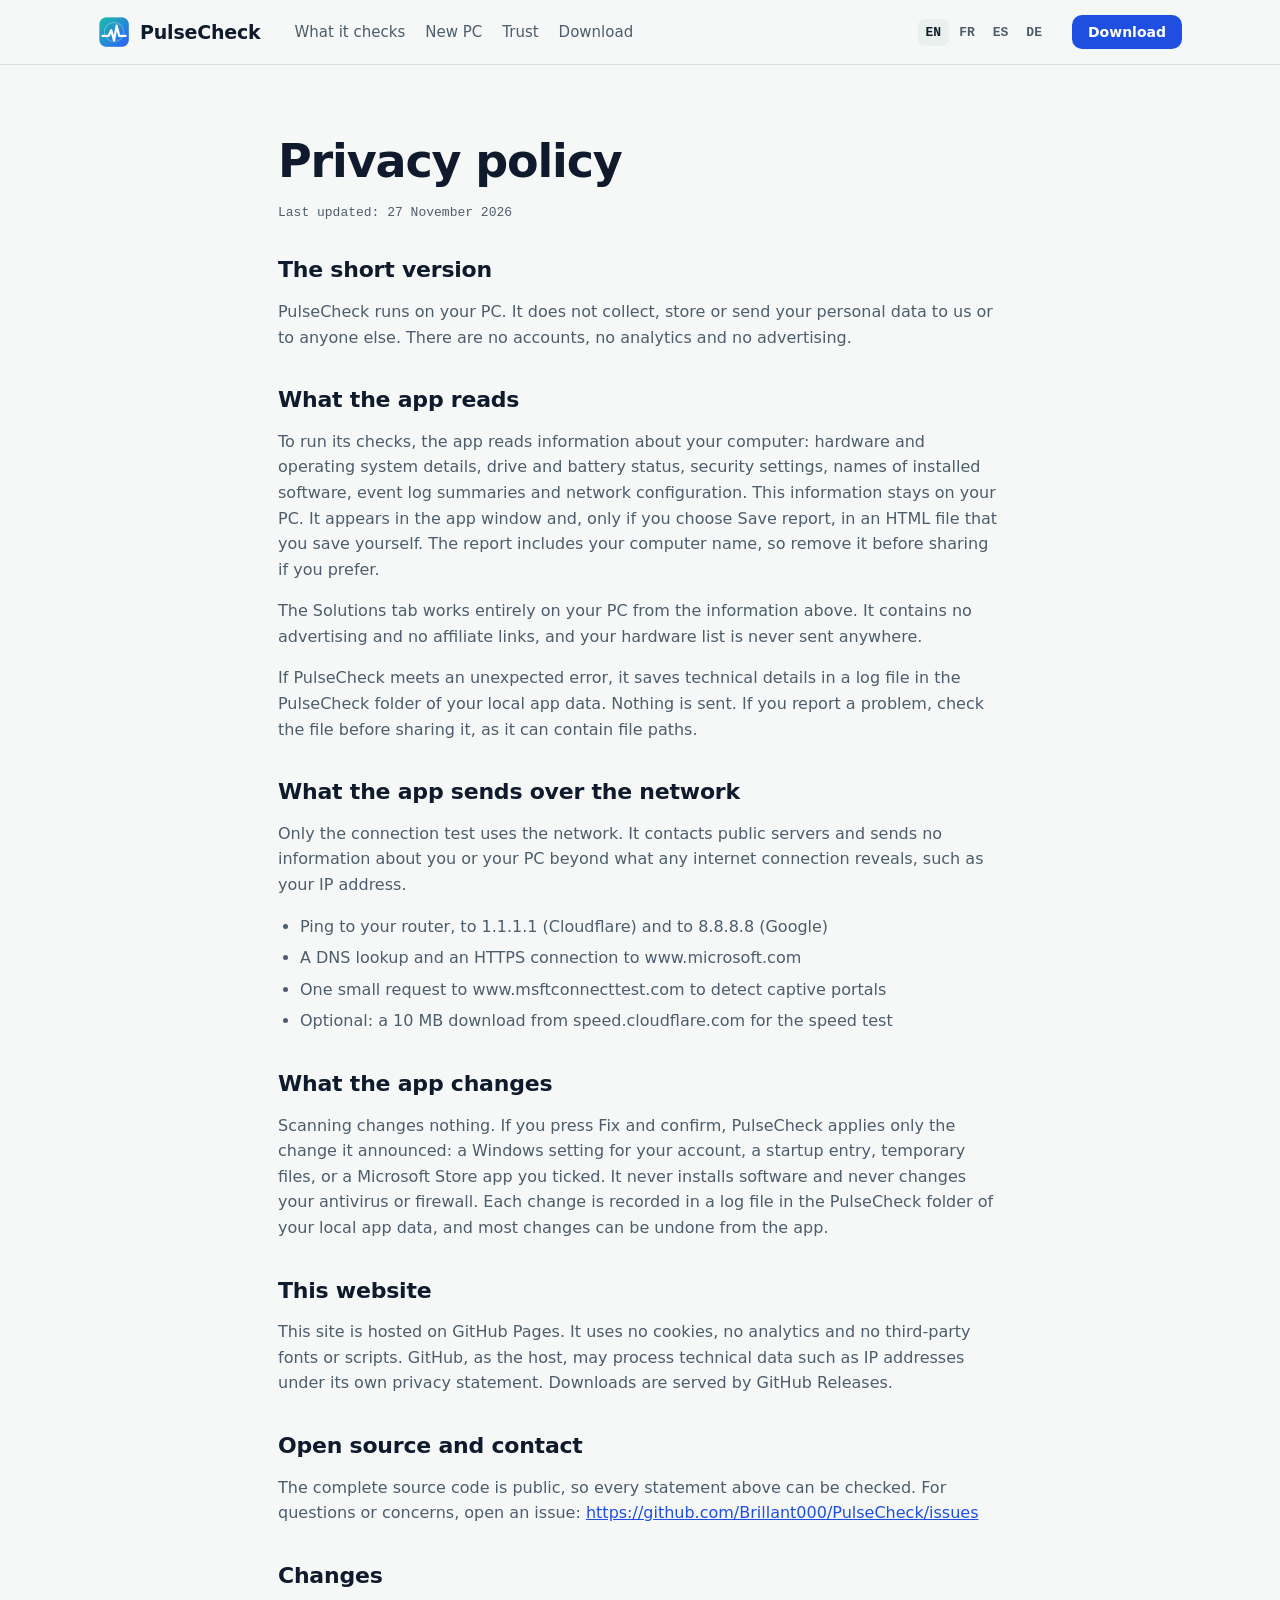
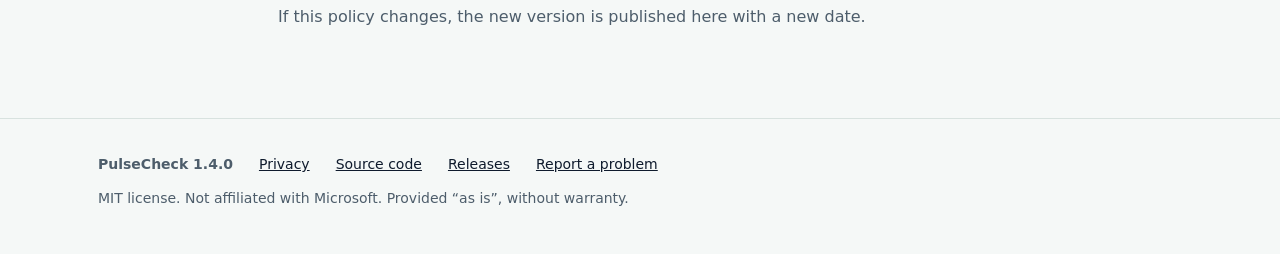
<file: docs/privacy.html>
<!DOCTYPE html>
<html lang="en">
<head>
<meta charset="utf-8">
<meta name="viewport" content="width=device-width, initial-scale=1">
<title>Privacy policy â€“ PulseCheck</title>
<meta name="description" content="Free, open-source Windows health check for new PCs: real specs, battery wear, RAM speed, preinstalled junk, drives, security, network. 100 % local.">
<meta name="color-scheme" content="light dark">
<meta name="theme-color" content="#F5F8F7" media="(prefers-color-scheme: light)">
<meta name="theme-color" content="#0A1317" media="(prefers-color-scheme: dark)">
<link rel="canonical" href="https://brillant000.github.io/PulseCheck/privacy.html">
<link rel="alternate" hreflang="en" href="https://brillant000.github.io/PulseCheck/privacy.html">
<link rel="alternate" hreflang="fr" href="https://brillant000.github.io/PulseCheck/fr/privacy.html">
<link rel="alternate" hreflang="es" href="https://brillant000.github.io/PulseCheck/es/privacy.html">
<link rel="alternate" hreflang="de" href="https://brillant000.github.io/PulseCheck/de/privacy.html">
<link rel="alternate" hreflang="x-default" href="https://brillant000.github.io/PulseCheck/privacy.html">
<link rel="icon" href="icon.png" type="image/png">
<link rel="stylesheet" href="style.css">
<meta property="og:type" content="website">
<meta property="og:site_name" content="PulseCheck">
<meta property="og:title" content="Privacy policy â€“ PulseCheck">
<meta property="og:description" content="Free, open-source Windows health check for new PCs: real specs, battery wear, RAM speed, preinstalled junk, drives, security, network. 100 % local.">
<meta property="og:url" content="https://brillant000.github.io/PulseCheck/privacy.html">
<meta property="og:image" content="https://brillant000.github.io/PulseCheck/og.png">
<meta property="og:locale" content="en_US">
<meta name="twitter:card" content="summary_large_image">

</head>
<body>
<a class="skip" href="#main">Skip to content</a>
<header class="top">
  <div class="wrap bar">
    <a class="brand" href="./"><img src="icon.png" alt="" width="32" height="32">PulseCheck</a>
    <nav class="main" aria-label="Main">
      <a href="./#features">What it checks</a>
      <a href="./#new-pc">New PC</a>
      <a href="./#trust">Trust</a>
      <a href="./#download">Download</a>
    </nav>
    <span class="sp"></span>
    <nav class="langs" aria-label="Language"><a href="privacy.html" lang="en" hreflang="en" aria-current="true">EN</a><a href="fr/privacy.html" lang="fr" hreflang="fr">FR</a><a href="es/privacy.html" lang="es" hreflang="es">ES</a><a href="de/privacy.html" lang="de" hreflang="de">DE</a></nav>
    <a class="btn sm" href="./#download">Download</a>
  </div>
</header>

<main id="main">
  <div class="wrap prose">
    <h1>Privacy policy</h1>
    <p class="upd">Last updated: 27 November 2026</p>

    <h2>The short version</h2>
    <p>PulseCheck runs on your PC. It does not collect, store or send your personal data to us or to anyone else. There are no accounts, no analytics and no advertising.</p>

    <h2>What the app reads</h2>
    <p>To run its checks, the app reads information about your computer: hardware and operating system details, drive and battery status, security settings, names of installed software, event log summaries and network configuration. This information stays on your PC. It appears in the app window and, only if you choose Save report, in an HTML file that you save yourself. The report includes your computer name, so remove it before sharing if you prefer.</p>
    <p>The Solutions tab works entirely on your PC from the information above. It contains no advertising and no affiliate links, and your hardware list is never sent anywhere.</p>
    <p>If PulseCheck meets an unexpected error, it saves technical details in a log file in the PulseCheck folder of your local app data. Nothing is sent. If you report a problem, check the file before sharing it, as it can contain file paths.</p>

    <h2>What the app sends over the network</h2>
    <p>Only the connection test uses the network. It contacts public servers and sends no information about you or your PC beyond what any internet connection reveals, such as your IP address.</p>
    <ul>
      <li>Ping to your router, to 1.1.1.1 (Cloudflare) and to 8.8.8.8 (Google)</li>
      <li>A DNS lookup and an HTTPS connection to www.microsoft.com</li>
      <li>One small request to www.msftconnecttest.com to detect captive portals</li>
      <li>Optional: a 10 MB download from speed.cloudflare.com for the speed test</li>
    </ul>

    <h2>What the app changes</h2>
    <p>Scanning changes nothing. If you press Fix and confirm, PulseCheck applies only the change it announced: a Windows setting for your account, a startup entry, temporary files, or a Microsoft Store app you ticked. It never installs software and never changes your antivirus or firewall. Each change is recorded in a log file in the PulseCheck folder of your local app data, and most changes can be undone from the app.</p>

    <h2>This website</h2>
    <p>This site is hosted on GitHub Pages. It uses no cookies, no analytics and no third-party fonts or scripts. GitHub, as the host, may process technical data such as IP addresses under its own privacy statement. Downloads are served by GitHub Releases.</p>

    <h2>Open source and contact</h2>
    <p>The complete source code is public, so every statement above can be checked. For questions or concerns, open an issue: <a href="https://github.com/Brillant000/PulseCheck/issues">https://github.com/Brillant000/PulseCheck/issues</a></p>

    <h2>Changes</h2>
    <p>If this policy changes, the new version is published here with a new date.</p>
  </div>
</main>
<footer class="site">
  <div class="wrap">
    <div class="cols">
      <strong>PulseCheck 1.4.0</strong>
      <a href="privacy.html">Privacy</a>
      <a href="https://github.com/Brillant000/PulseCheck">Source code</a>
      <a href="https://github.com/Brillant000/PulseCheck/releases">Releases</a>
      <a href="https://github.com/Brillant000/PulseCheck/issues">Report a problem</a>
    </div>
    <div>MIT license. Not affiliated with Microsoft. Provided “as is”, without warranty.</div>
  </div>
</footer>

</body>
</html>
</file>
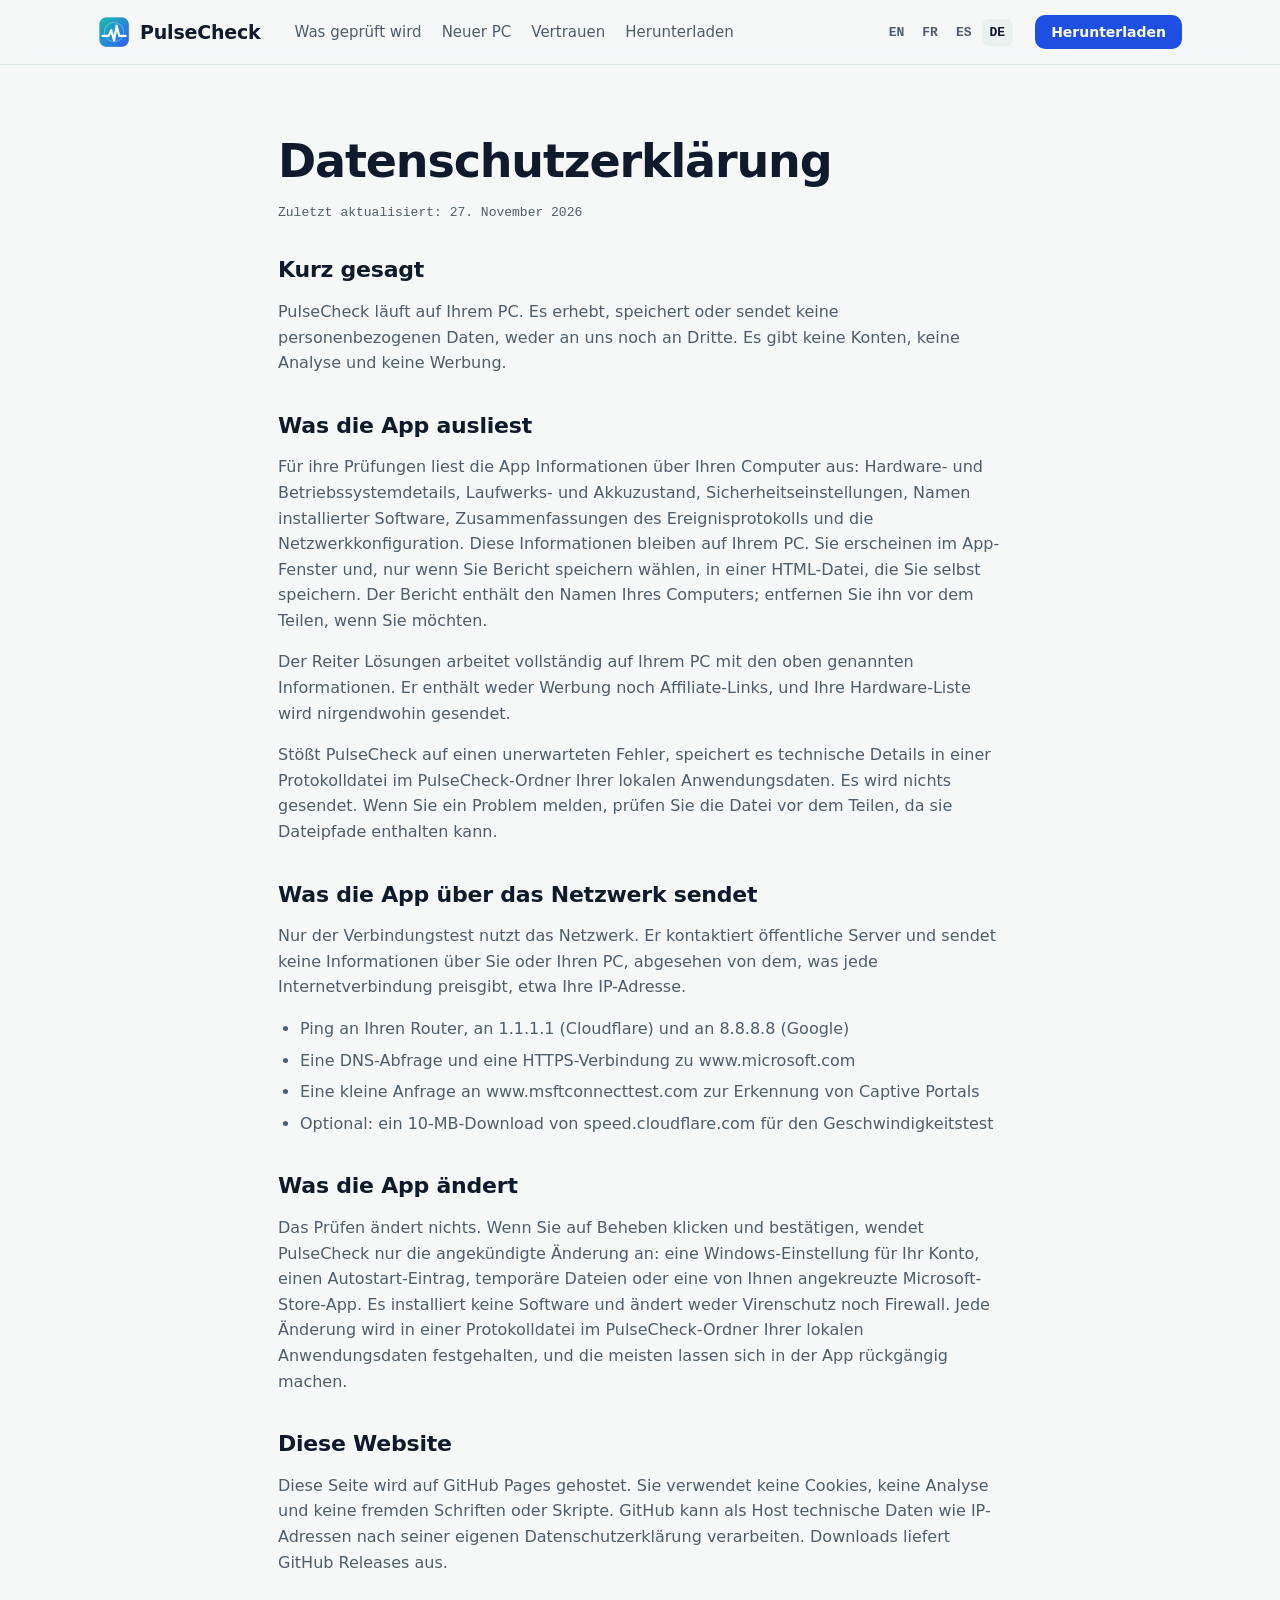
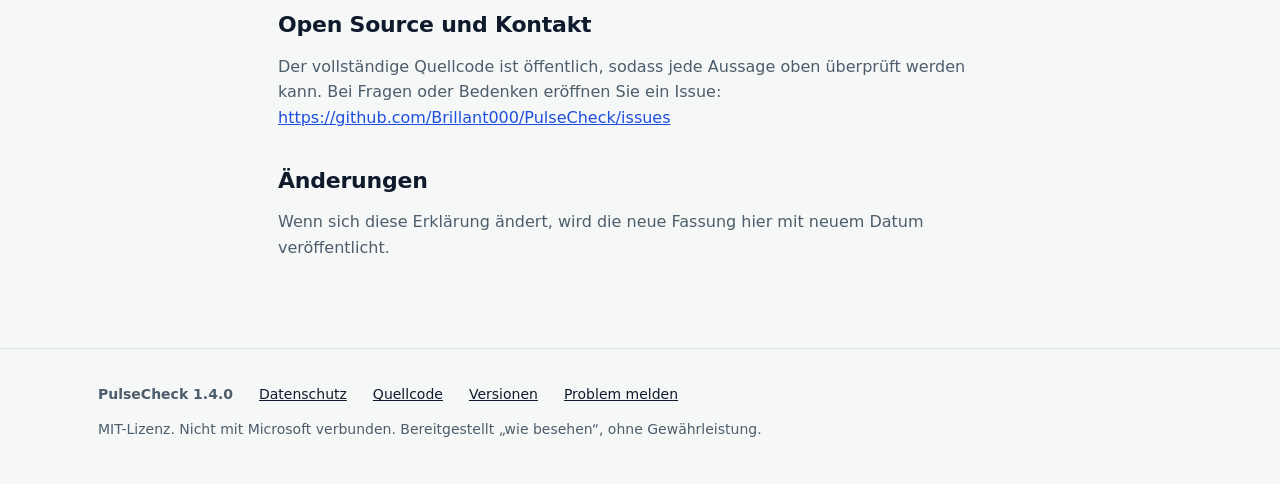
<file: docs/de/privacy.html>
<!DOCTYPE html>
<html lang="de">
<head>
<meta charset="utf-8">
<meta name="viewport" content="width=device-width, initial-scale=1">
<title>Datenschutzerklärung â€“ PulseCheck</title>
<meta name="description" content="Kostenloser Windows-Check für neue PCs: echte Spezifikationen, Akku, Speicher, vorinstallierte Software, Laufwerke, Sicherheit, Netzwerk. Open Source, lokal.">
<meta name="color-scheme" content="light dark">
<meta name="theme-color" content="#F5F8F7" media="(prefers-color-scheme: light)">
<meta name="theme-color" content="#0A1317" media="(prefers-color-scheme: dark)">
<link rel="canonical" href="https://brillant000.github.io/PulseCheck/de/privacy.html">
<link rel="alternate" hreflang="en" href="https://brillant000.github.io/PulseCheck/privacy.html">
<link rel="alternate" hreflang="fr" href="https://brillant000.github.io/PulseCheck/fr/privacy.html">
<link rel="alternate" hreflang="es" href="https://brillant000.github.io/PulseCheck/es/privacy.html">
<link rel="alternate" hreflang="de" href="https://brillant000.github.io/PulseCheck/de/privacy.html">
<link rel="alternate" hreflang="x-default" href="https://brillant000.github.io/PulseCheck/privacy.html">
<link rel="icon" href="../icon.png" type="image/png">
<link rel="stylesheet" href="../style.css">
<meta property="og:type" content="website">
<meta property="og:site_name" content="PulseCheck">
<meta property="og:title" content="Datenschutzerklärung â€“ PulseCheck">
<meta property="og:description" content="Kostenloser Windows-Check für neue PCs: echte Spezifikationen, Akku, Speicher, vorinstallierte Software, Laufwerke, Sicherheit, Netzwerk. Open Source, lokal.">
<meta property="og:url" content="https://brillant000.github.io/PulseCheck/de/privacy.html">
<meta property="og:image" content="https://brillant000.github.io/PulseCheck/og.png">
<meta property="og:locale" content="de_DE">
<meta name="twitter:card" content="summary_large_image">

</head>
<body>
<a class="skip" href="#main">Zum Inhalt springen</a>
<header class="top">
  <div class="wrap bar">
    <a class="brand" href="./"><img src="../icon.png" alt="" width="32" height="32">PulseCheck</a>
    <nav class="main" aria-label="Main">
      <a href="./#features">Was geprüft wird</a>
      <a href="./#new-pc">Neuer PC</a>
      <a href="./#trust">Vertrauen</a>
      <a href="./#download">Herunterladen</a>
    </nav>
    <span class="sp"></span>
    <nav class="langs" aria-label="Language"><a href="../privacy.html" lang="en" hreflang="en">EN</a><a href="../fr/privacy.html" lang="fr" hreflang="fr">FR</a><a href="../es/privacy.html" lang="es" hreflang="es">ES</a><a href="../de/privacy.html" lang="de" hreflang="de" aria-current="true">DE</a></nav>
    <a class="btn sm" href="./#download">Herunterladen</a>
  </div>
</header>

<main id="main">
  <div class="wrap prose">
    <h1>Datenschutzerklärung</h1>
    <p class="upd">Zuletzt aktualisiert: 27. November 2026</p>

    <h2>Kurz gesagt</h2>
    <p>PulseCheck läuft auf Ihrem PC. Es erhebt, speichert oder sendet keine personenbezogenen Daten, weder an uns noch an Dritte. Es gibt keine Konten, keine Analyse und keine Werbung.</p>

    <h2>Was die App ausliest</h2>
    <p>Für ihre Prüfungen liest die App Informationen über Ihren Computer aus: Hardware- und Betriebssystemdetails, Laufwerks- und Akkuzustand, Sicherheitseinstellungen, Namen installierter Software, Zusammenfassungen des Ereignisprotokolls und die Netzwerkkonfiguration. Diese Informationen bleiben auf Ihrem PC. Sie erscheinen im App-Fenster und, nur wenn Sie Bericht speichern wählen, in einer HTML-Datei, die Sie selbst speichern. Der Bericht enthält den Namen Ihres Computers; entfernen Sie ihn vor dem Teilen, wenn Sie möchten.</p>
    <p>Der Reiter Lösungen arbeitet vollständig auf Ihrem PC mit den oben genannten Informationen. Er enthält weder Werbung noch Affiliate-Links, und Ihre Hardware-Liste wird nirgendwohin gesendet.</p>
    <p>Stößt PulseCheck auf einen unerwarteten Fehler, speichert es technische Details in einer Protokolldatei im PulseCheck-Ordner Ihrer lokalen Anwendungsdaten. Es wird nichts gesendet. Wenn Sie ein Problem melden, prüfen Sie die Datei vor dem Teilen, da sie Dateipfade enthalten kann.</p>

    <h2>Was die App über das Netzwerk sendet</h2>
    <p>Nur der Verbindungstest nutzt das Netzwerk. Er kontaktiert öffentliche Server und sendet keine Informationen über Sie oder Ihren PC, abgesehen von dem, was jede Internetverbindung preisgibt, etwa Ihre IP-Adresse.</p>
    <ul>
      <li>Ping an Ihren Router, an 1.1.1.1 (Cloudflare) und an 8.8.8.8 (Google)</li>
      <li>Eine DNS-Abfrage und eine HTTPS-Verbindung zu www.microsoft.com</li>
      <li>Eine kleine Anfrage an www.msftconnecttest.com zur Erkennung von Captive Portals</li>
      <li>Optional: ein 10-MB-Download von speed.cloudflare.com für den Geschwindigkeitstest</li>
    </ul>

    <h2>Was die App ändert</h2>
    <p>Das Prüfen ändert nichts. Wenn Sie auf Beheben klicken und bestätigen, wendet PulseCheck nur die angekündigte Änderung an: eine Windows-Einstellung für Ihr Konto, einen Autostart-Eintrag, temporäre Dateien oder eine von Ihnen angekreuzte Microsoft-Store-App. Es installiert keine Software und ändert weder Virenschutz noch Firewall. Jede Änderung wird in einer Protokolldatei im PulseCheck-Ordner Ihrer lokalen Anwendungsdaten festgehalten, und die meisten lassen sich in der App rückgängig machen.</p>

    <h2>Diese Website</h2>
    <p>Diese Seite wird auf GitHub Pages gehostet. Sie verwendet keine Cookies, keine Analyse und keine fremden Schriften oder Skripte. GitHub kann als Host technische Daten wie IP-Adressen nach seiner eigenen Datenschutzerklärung verarbeiten. Downloads liefert GitHub Releases aus.</p>

    <h2>Open Source und Kontakt</h2>
    <p>Der vollständige Quellcode ist öffentlich, sodass jede Aussage oben überprüft werden kann. Bei Fragen oder Bedenken eröffnen Sie ein Issue: <a href="https://github.com/Brillant000/PulseCheck/issues">https://github.com/Brillant000/PulseCheck/issues</a></p>

    <h2>Änderungen</h2>
    <p>Wenn sich diese Erklärung ändert, wird die neue Fassung hier mit neuem Datum veröffentlicht.</p>
  </div>
</main>
<footer class="site">
  <div class="wrap">
    <div class="cols">
      <strong>PulseCheck 1.4.0</strong>
      <a href="privacy.html">Datenschutz</a>
      <a href="https://github.com/Brillant000/PulseCheck">Quellcode</a>
      <a href="https://github.com/Brillant000/PulseCheck/releases">Versionen</a>
      <a href="https://github.com/Brillant000/PulseCheck/issues">Problem melden</a>
    </div>
    <div>MIT-Lizenz. Nicht mit Microsoft verbunden. Bereitgestellt „wie besehen“, ohne Gewährleistung.</div>
  </div>
</footer>

</body>
</html>
</file>
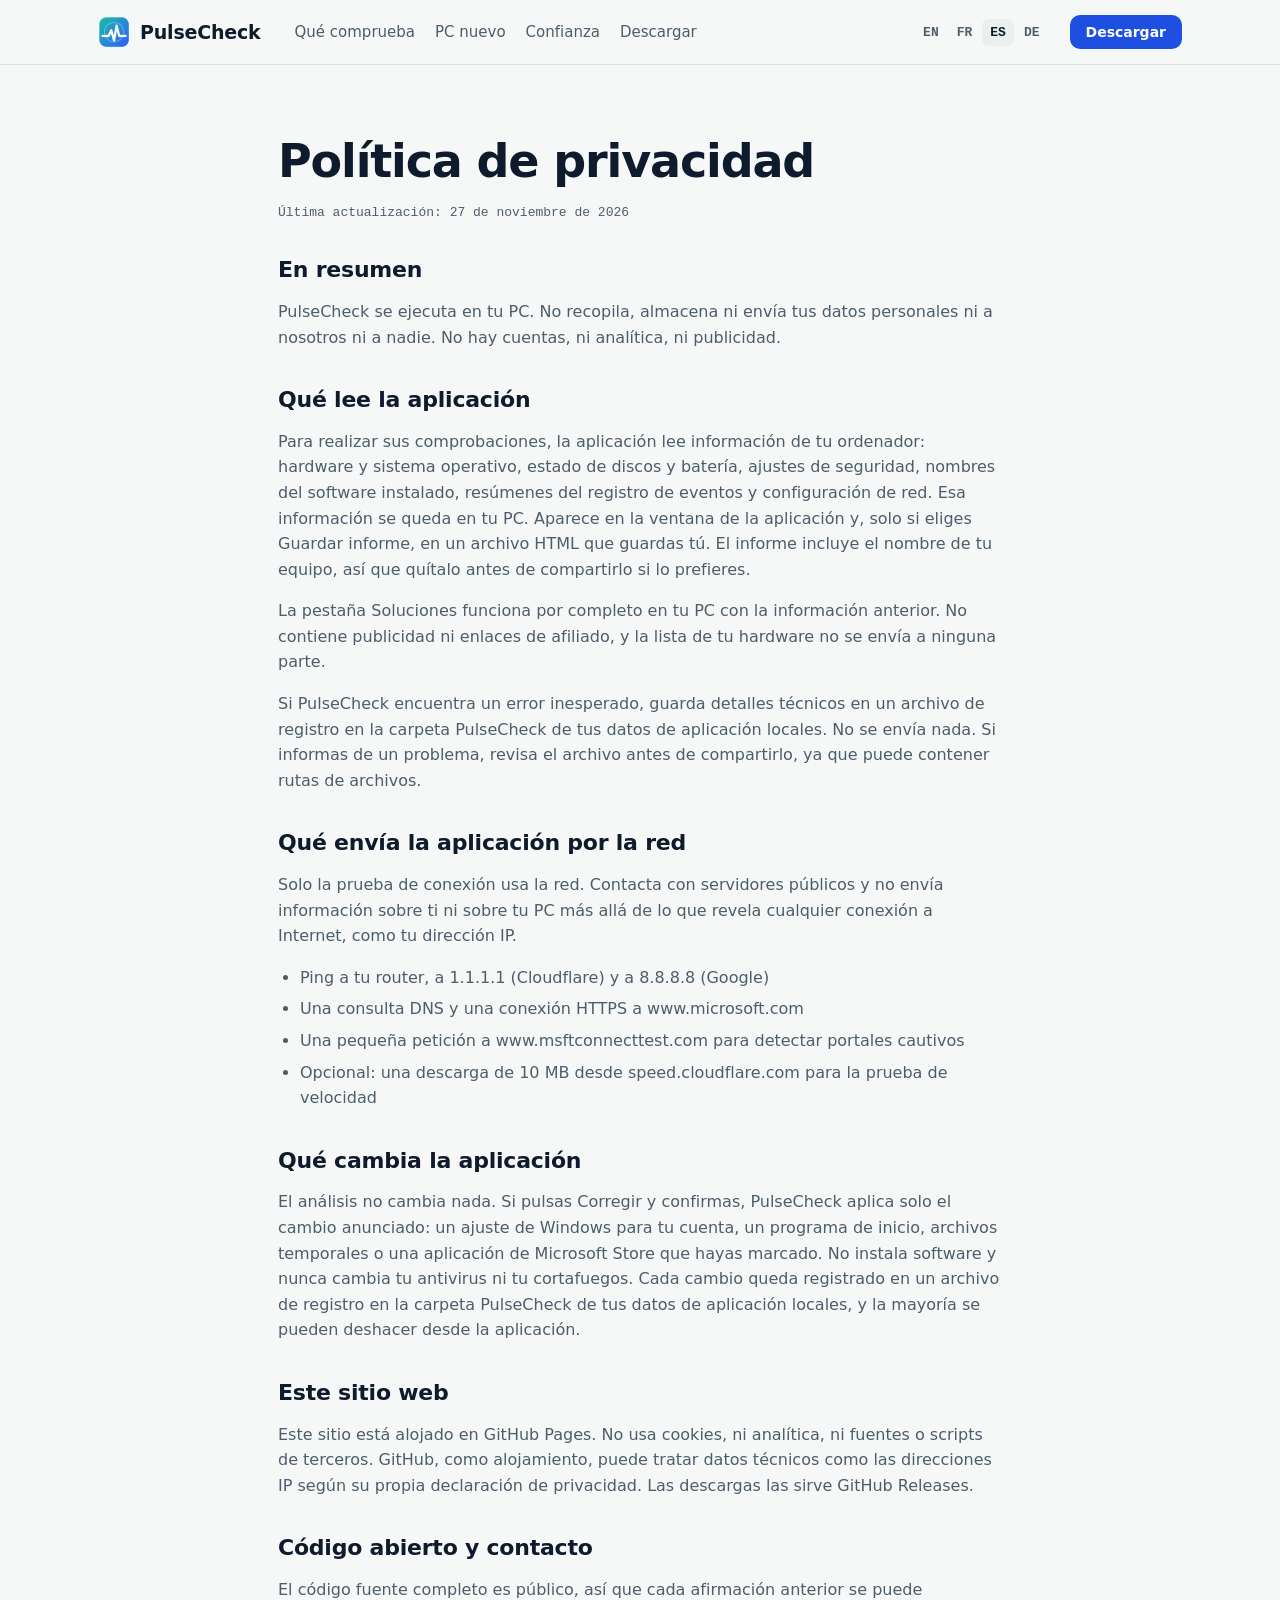
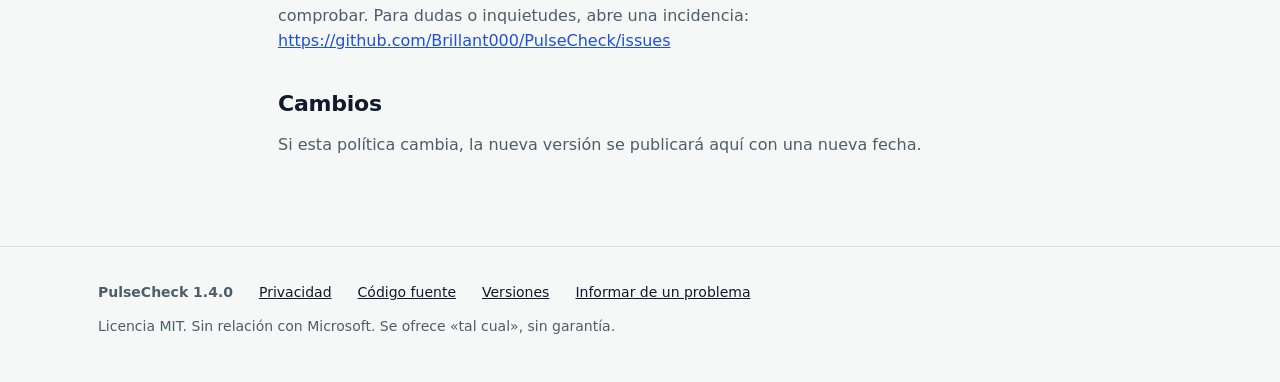
<file: docs/es/privacy.html>
<!DOCTYPE html>
<html lang="es">
<head>
<meta charset="utf-8">
<meta name="viewport" content="width=device-width, initial-scale=1">
<title>Política de privacidad â€“ PulseCheck</title>
<meta name="description" content="Diagnóstico gratuito de Windows para PC nuevos: especificaciones reales, batería, memoria, software preinstalado, discos, seguridad y red. Código abierto, local.">
<meta name="color-scheme" content="light dark">
<meta name="theme-color" content="#F5F8F7" media="(prefers-color-scheme: light)">
<meta name="theme-color" content="#0A1317" media="(prefers-color-scheme: dark)">
<link rel="canonical" href="https://brillant000.github.io/PulseCheck/es/privacy.html">
<link rel="alternate" hreflang="en" href="https://brillant000.github.io/PulseCheck/privacy.html">
<link rel="alternate" hreflang="fr" href="https://brillant000.github.io/PulseCheck/fr/privacy.html">
<link rel="alternate" hreflang="es" href="https://brillant000.github.io/PulseCheck/es/privacy.html">
<link rel="alternate" hreflang="de" href="https://brillant000.github.io/PulseCheck/de/privacy.html">
<link rel="alternate" hreflang="x-default" href="https://brillant000.github.io/PulseCheck/privacy.html">
<link rel="icon" href="../icon.png" type="image/png">
<link rel="stylesheet" href="../style.css">
<meta property="og:type" content="website">
<meta property="og:site_name" content="PulseCheck">
<meta property="og:title" content="Política de privacidad â€“ PulseCheck">
<meta property="og:description" content="Diagnóstico gratuito de Windows para PC nuevos: especificaciones reales, batería, memoria, software preinstalado, discos, seguridad y red. Código abierto, local.">
<meta property="og:url" content="https://brillant000.github.io/PulseCheck/es/privacy.html">
<meta property="og:image" content="https://brillant000.github.io/PulseCheck/og.png">
<meta property="og:locale" content="es_ES">
<meta name="twitter:card" content="summary_large_image">

</head>
<body>
<a class="skip" href="#main">Saltar al contenido</a>
<header class="top">
  <div class="wrap bar">
    <a class="brand" href="./"><img src="../icon.png" alt="" width="32" height="32">PulseCheck</a>
    <nav class="main" aria-label="Main">
      <a href="./#features">Qué comprueba</a>
      <a href="./#new-pc">PC nuevo</a>
      <a href="./#trust">Confianza</a>
      <a href="./#download">Descargar</a>
    </nav>
    <span class="sp"></span>
    <nav class="langs" aria-label="Language"><a href="../privacy.html" lang="en" hreflang="en">EN</a><a href="../fr/privacy.html" lang="fr" hreflang="fr">FR</a><a href="../es/privacy.html" lang="es" hreflang="es" aria-current="true">ES</a><a href="../de/privacy.html" lang="de" hreflang="de">DE</a></nav>
    <a class="btn sm" href="./#download">Descargar</a>
  </div>
</header>

<main id="main">
  <div class="wrap prose">
    <h1>Política de privacidad</h1>
    <p class="upd">Última actualización: 27 de noviembre de 2026</p>

    <h2>En resumen</h2>
    <p>PulseCheck se ejecuta en tu PC. No recopila, almacena ni envía tus datos personales ni a nosotros ni a nadie. No hay cuentas, ni analítica, ni publicidad.</p>

    <h2>Qué lee la aplicación</h2>
    <p>Para realizar sus comprobaciones, la aplicación lee información de tu ordenador: hardware y sistema operativo, estado de discos y batería, ajustes de seguridad, nombres del software instalado, resúmenes del registro de eventos y configuración de red. Esa información se queda en tu PC. Aparece en la ventana de la aplicación y, solo si eliges Guardar informe, en un archivo HTML que guardas tú. El informe incluye el nombre de tu equipo, así que quítalo antes de compartirlo si lo prefieres.</p>
    <p>La pestaña Soluciones funciona por completo en tu PC con la información anterior. No contiene publicidad ni enlaces de afiliado, y la lista de tu hardware no se envía a ninguna parte.</p>
    <p>Si PulseCheck encuentra un error inesperado, guarda detalles técnicos en un archivo de registro en la carpeta PulseCheck de tus datos de aplicación locales. No se envía nada. Si informas de un problema, revisa el archivo antes de compartirlo, ya que puede contener rutas de archivos.</p>

    <h2>Qué envía la aplicación por la red</h2>
    <p>Solo la prueba de conexión usa la red. Contacta con servidores públicos y no envía información sobre ti ni sobre tu PC más allá de lo que revela cualquier conexión a Internet, como tu dirección IP.</p>
    <ul>
      <li>Ping a tu router, a 1.1.1.1 (Cloudflare) y a 8.8.8.8 (Google)</li>
      <li>Una consulta DNS y una conexión HTTPS a www.microsoft.com</li>
      <li>Una pequeña petición a www.msftconnecttest.com para detectar portales cautivos</li>
      <li>Opcional: una descarga de 10 MB desde speed.cloudflare.com para la prueba de velocidad</li>
    </ul>

    <h2>Qué cambia la aplicación</h2>
    <p>El análisis no cambia nada. Si pulsas Corregir y confirmas, PulseCheck aplica solo el cambio anunciado: un ajuste de Windows para tu cuenta, un programa de inicio, archivos temporales o una aplicación de Microsoft Store que hayas marcado. No instala software y nunca cambia tu antivirus ni tu cortafuegos. Cada cambio queda registrado en un archivo de registro en la carpeta PulseCheck de tus datos de aplicación locales, y la mayoría se pueden deshacer desde la aplicación.</p>

    <h2>Este sitio web</h2>
    <p>Este sitio está alojado en GitHub Pages. No usa cookies, ni analítica, ni fuentes o scripts de terceros. GitHub, como alojamiento, puede tratar datos técnicos como las direcciones IP según su propia declaración de privacidad. Las descargas las sirve GitHub Releases.</p>

    <h2>Código abierto y contacto</h2>
    <p>El código fuente completo es público, así que cada afirmación anterior se puede comprobar. Para dudas o inquietudes, abre una incidencia: <a href="https://github.com/Brillant000/PulseCheck/issues">https://github.com/Brillant000/PulseCheck/issues</a></p>

    <h2>Cambios</h2>
    <p>Si esta política cambia, la nueva versión se publicará aquí con una nueva fecha.</p>
  </div>
</main>
<footer class="site">
  <div class="wrap">
    <div class="cols">
      <strong>PulseCheck 1.4.0</strong>
      <a href="privacy.html">Privacidad</a>
      <a href="https://github.com/Brillant000/PulseCheck">Código fuente</a>
      <a href="https://github.com/Brillant000/PulseCheck/releases">Versiones</a>
      <a href="https://github.com/Brillant000/PulseCheck/issues">Informar de un problema</a>
    </div>
    <div>Licencia MIT. Sin relación con Microsoft. Se ofrece «tal cual», sin garantía.</div>
  </div>
</footer>

</body>
</html>
</file>
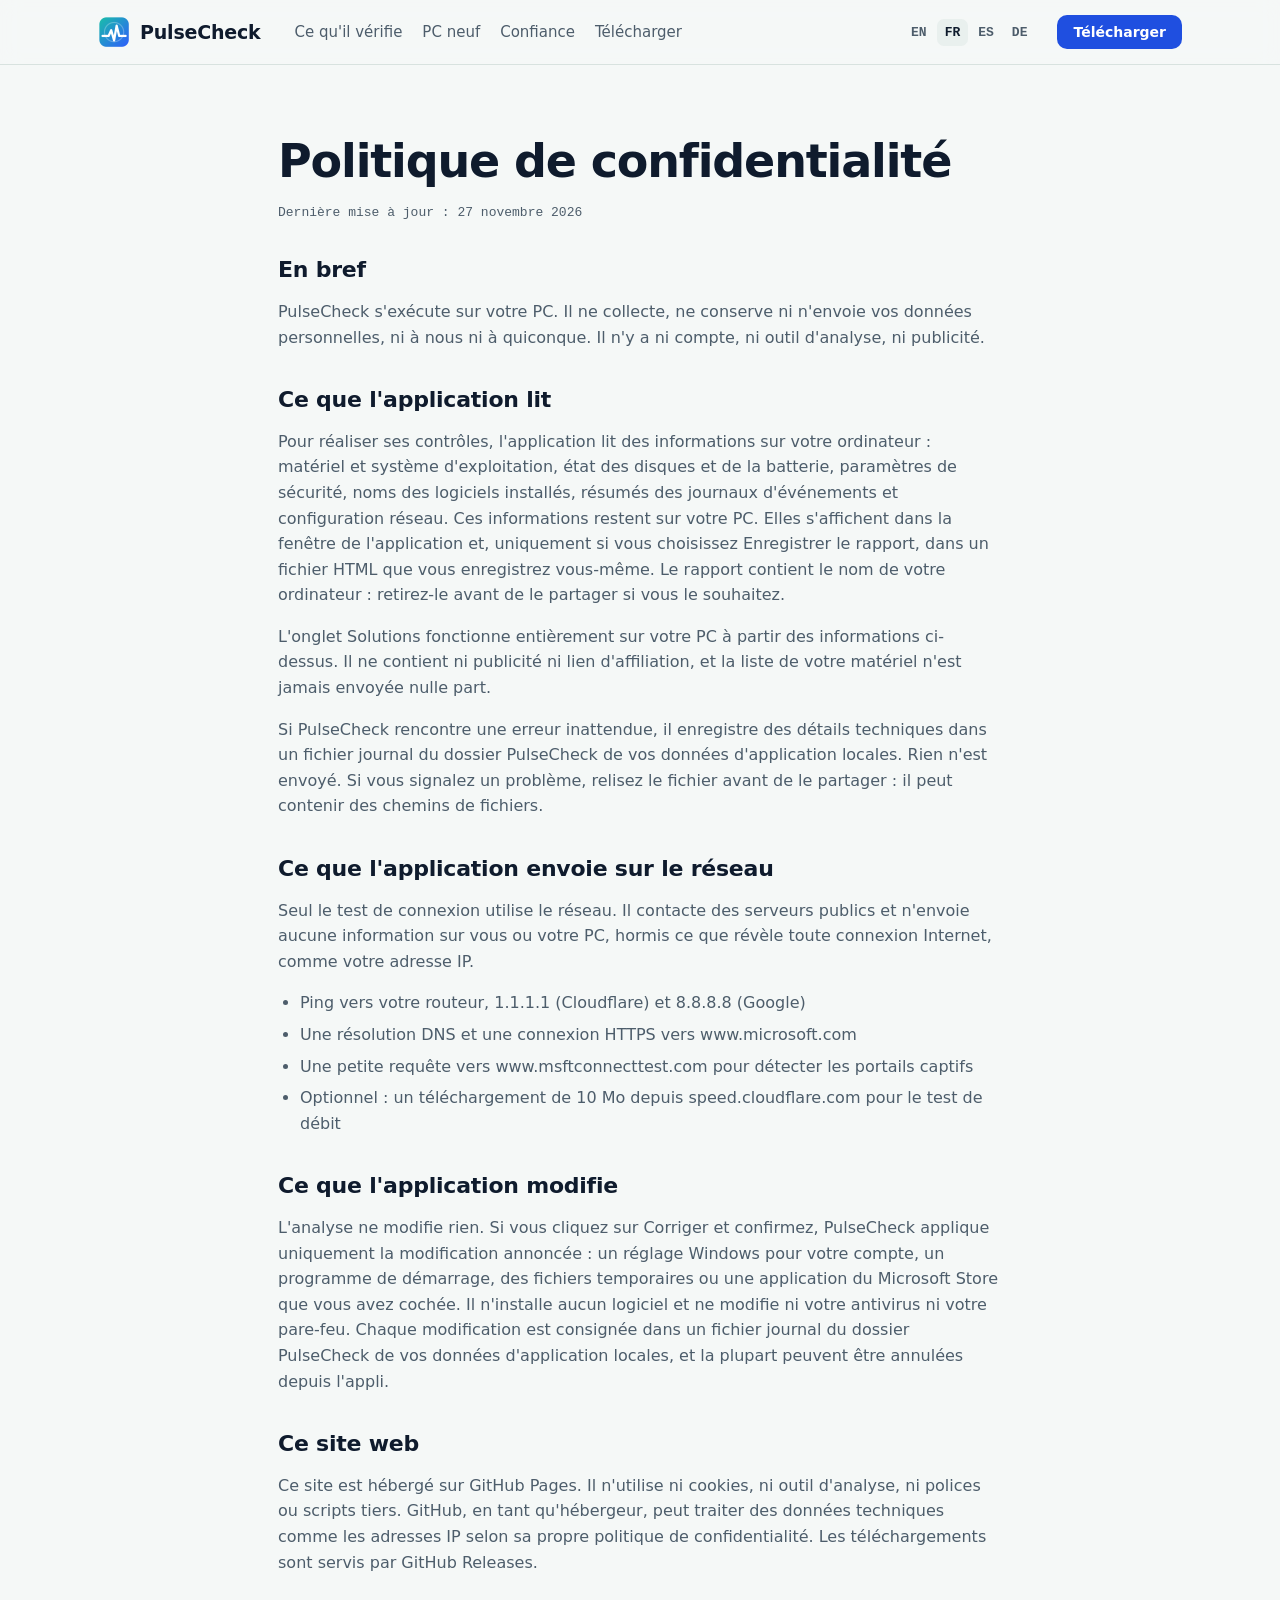
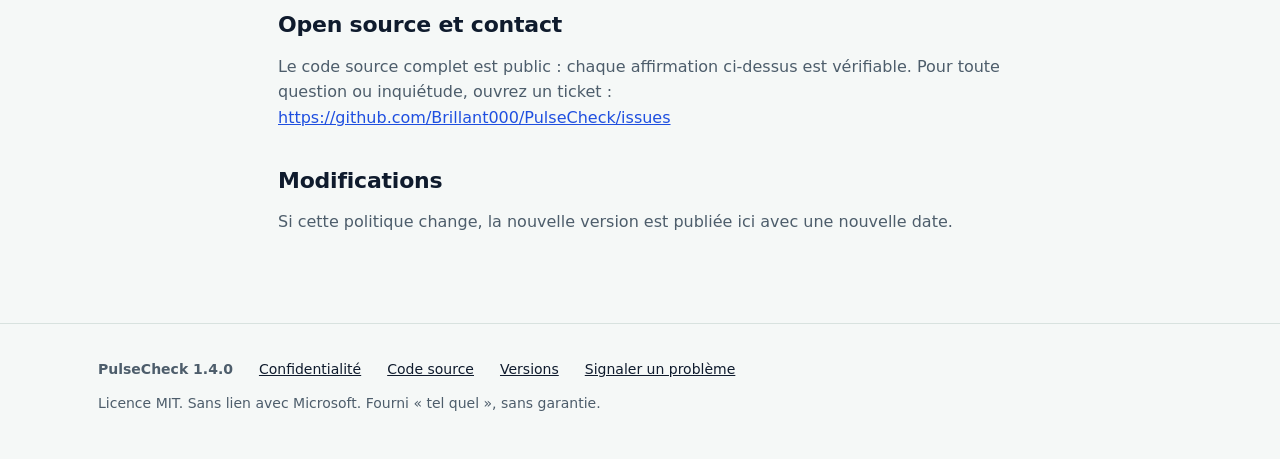
<file: docs/fr/privacy.html>
<!DOCTYPE html>
<html lang="fr">
<head>
<meta charset="utf-8">
<meta name="viewport" content="width=device-width, initial-scale=1">
<title>Politique de confidentialité â€“ PulseCheck</title>
<meta name="description" content="Diagnostic Windows gratuit pour PC neuf : vraies caractéristiques, batterie, mémoire, logiciels préinstallés, disques, sécurité, réseau. Open source, 100 % local.">
<meta name="color-scheme" content="light dark">
<meta name="theme-color" content="#F5F8F7" media="(prefers-color-scheme: light)">
<meta name="theme-color" content="#0A1317" media="(prefers-color-scheme: dark)">
<link rel="canonical" href="https://brillant000.github.io/PulseCheck/fr/privacy.html">
<link rel="alternate" hreflang="en" href="https://brillant000.github.io/PulseCheck/privacy.html">
<link rel="alternate" hreflang="fr" href="https://brillant000.github.io/PulseCheck/fr/privacy.html">
<link rel="alternate" hreflang="es" href="https://brillant000.github.io/PulseCheck/es/privacy.html">
<link rel="alternate" hreflang="de" href="https://brillant000.github.io/PulseCheck/de/privacy.html">
<link rel="alternate" hreflang="x-default" href="https://brillant000.github.io/PulseCheck/privacy.html">
<link rel="icon" href="../icon.png" type="image/png">
<link rel="stylesheet" href="../style.css">
<meta property="og:type" content="website">
<meta property="og:site_name" content="PulseCheck">
<meta property="og:title" content="Politique de confidentialité â€“ PulseCheck">
<meta property="og:description" content="Diagnostic Windows gratuit pour PC neuf : vraies caractéristiques, batterie, mémoire, logiciels préinstallés, disques, sécurité, réseau. Open source, 100 % local.">
<meta property="og:url" content="https://brillant000.github.io/PulseCheck/fr/privacy.html">
<meta property="og:image" content="https://brillant000.github.io/PulseCheck/og.png">
<meta property="og:locale" content="fr_FR">
<meta name="twitter:card" content="summary_large_image">

</head>
<body>
<a class="skip" href="#main">Aller au contenu</a>
<header class="top">
  <div class="wrap bar">
    <a class="brand" href="./"><img src="../icon.png" alt="" width="32" height="32">PulseCheck</a>
    <nav class="main" aria-label="Main">
      <a href="./#features">Ce qu'il vérifie</a>
      <a href="./#new-pc">PC neuf</a>
      <a href="./#trust">Confiance</a>
      <a href="./#download">Télécharger</a>
    </nav>
    <span class="sp"></span>
    <nav class="langs" aria-label="Language"><a href="../privacy.html" lang="en" hreflang="en">EN</a><a href="../fr/privacy.html" lang="fr" hreflang="fr" aria-current="true">FR</a><a href="../es/privacy.html" lang="es" hreflang="es">ES</a><a href="../de/privacy.html" lang="de" hreflang="de">DE</a></nav>
    <a class="btn sm" href="./#download">Télécharger</a>
  </div>
</header>

<main id="main">
  <div class="wrap prose">
    <h1>Politique de confidentialité</h1>
    <p class="upd">Dernière mise à jour : 27 novembre 2026</p>

    <h2>En bref</h2>
    <p>PulseCheck s'exécute sur votre PC. Il ne collecte, ne conserve ni n'envoie vos données personnelles, ni à nous ni à quiconque. Il n'y a ni compte, ni outil d'analyse, ni publicité.</p>

    <h2>Ce que l'application lit</h2>
    <p>Pour réaliser ses contrôles, l'application lit des informations sur votre ordinateur : matériel et système d'exploitation, état des disques et de la batterie, paramètres de sécurité, noms des logiciels installés, résumés des journaux d'événements et configuration réseau. Ces informations restent sur votre PC. Elles s'affichent dans la fenêtre de l'application et, uniquement si vous choisissez Enregistrer le rapport, dans un fichier HTML que vous enregistrez vous-même. Le rapport contient le nom de votre ordinateur : retirez-le avant de le partager si vous le souhaitez.</p>
    <p>L'onglet Solutions fonctionne entièrement sur votre PC à partir des informations ci-dessus. Il ne contient ni publicité ni lien d'affiliation, et la liste de votre matériel n'est jamais envoyée nulle part.</p>
    <p>Si PulseCheck rencontre une erreur inattendue, il enregistre des détails techniques dans un fichier journal du dossier PulseCheck de vos données d'application locales. Rien n'est envoyé. Si vous signalez un problème, relisez le fichier avant de le partager : il peut contenir des chemins de fichiers.</p>

    <h2>Ce que l'application envoie sur le réseau</h2>
    <p>Seul le test de connexion utilise le réseau. Il contacte des serveurs publics et n'envoie aucune information sur vous ou votre PC, hormis ce que révèle toute connexion Internet, comme votre adresse IP.</p>
    <ul>
      <li>Ping vers votre routeur, 1.1.1.1 (Cloudflare) et 8.8.8.8 (Google)</li>
      <li>Une résolution DNS et une connexion HTTPS vers www.microsoft.com</li>
      <li>Une petite requête vers www.msftconnecttest.com pour détecter les portails captifs</li>
      <li>Optionnel : un téléchargement de 10 Mo depuis speed.cloudflare.com pour le test de débit</li>
    </ul>

    <h2>Ce que l'application modifie</h2>
    <p>L'analyse ne modifie rien. Si vous cliquez sur Corriger et confirmez, PulseCheck applique uniquement la modification annoncée : un réglage Windows pour votre compte, un programme de démarrage, des fichiers temporaires ou une application du Microsoft Store que vous avez cochée. Il n'installe aucun logiciel et ne modifie ni votre antivirus ni votre pare-feu. Chaque modification est consignée dans un fichier journal du dossier PulseCheck de vos données d'application locales, et la plupart peuvent être annulées depuis l'appli.</p>

    <h2>Ce site web</h2>
    <p>Ce site est hébergé sur GitHub Pages. Il n'utilise ni cookies, ni outil d'analyse, ni polices ou scripts tiers. GitHub, en tant qu'hébergeur, peut traiter des données techniques comme les adresses IP selon sa propre politique de confidentialité. Les téléchargements sont servis par GitHub Releases.</p>

    <h2>Open source et contact</h2>
    <p>Le code source complet est public : chaque affirmation ci-dessus est vérifiable. Pour toute question ou inquiétude, ouvrez un ticket : <a href="https://github.com/Brillant000/PulseCheck/issues">https://github.com/Brillant000/PulseCheck/issues</a></p>

    <h2>Modifications</h2>
    <p>Si cette politique change, la nouvelle version est publiée ici avec une nouvelle date.</p>
  </div>
</main>
<footer class="site">
  <div class="wrap">
    <div class="cols">
      <strong>PulseCheck 1.4.0</strong>
      <a href="privacy.html">Confidentialité</a>
      <a href="https://github.com/Brillant000/PulseCheck">Code source</a>
      <a href="https://github.com/Brillant000/PulseCheck/releases">Versions</a>
      <a href="https://github.com/Brillant000/PulseCheck/issues">Signaler un problème</a>
    </div>
    <div>Licence MIT. Sans lien avec Microsoft. Fourni « tel quel », sans garantie.</div>
  </div>
</footer>

</body>
</html>
</file>
<file: docs/style.css>
/* PulseCheck site. Concept: an inspection sheet. Calm paper-like ground, ink text,
   one cobalt accent for actions, status colours reserved for results. No third-party requests. */
:root{
  --bg:#F5F8F7; --surface:#FFFFFF; --soft:#E9F0EE; --ink:#0F1B2D; --muted:#4D5D6B; --line:#D8E2DF;
  --accent:#1F4FE0; --accent-ink:#FFFFFF; --accent-soft:#E7EDFF;
  --ok:#0B8A5F; --warn:#965F00; --bad:#BE301B; --on:#FFFFFF;
  --code:#0F1B2D; --code-ink:#DDE8E5; --code-dim:#8FA3AD;
  --display:"Segoe UI Variable Display","Segoe UI",system-ui,-apple-system,"Helvetica Neue",Arial,sans-serif;
  --text:"Segoe UI Variable Text","Segoe UI",system-ui,-apple-system,"Helvetica Neue",Arial,sans-serif;
  --mono:"Cascadia Mono",ui-monospace,SFMono-Regular,Menlo,Consolas,monospace;
  --shadow:0 1px 0 var(--line),0 28px 60px -28px rgb(15 27 45 / .30);
}
@media (prefers-color-scheme:dark){
  :root{
    --bg:#0A1317; --surface:#101D23; --soft:#14242B; --ink:#E6EEEC; --muted:#9BAEB5; --line:#21343B;
    --accent:#7F9DFF; --accent-ink:#0A1317; --accent-soft:#16233F;
    --ok:#34D399; --warn:#FBBF24; --bad:#F87171; --on:#04130E;
    --code:#0D181D; --code-ink:#DDE8E5; --code-dim:#7F949D;
    --shadow:0 1px 0 var(--line),0 28px 60px -28px rgb(0 0 0 / .6);
    color-scheme:dark;
  }
}
*{box-sizing:border-box}
html{scroll-behavior:smooth;-webkit-text-size-adjust:100%}
@media (prefers-reduced-motion:reduce){html{scroll-behavior:auto}}
body{margin:0;background:var(--bg);color:var(--ink);font:16px/1.6 var(--text);-webkit-font-smoothing:antialiased}
img{max-width:100%;height:auto}
a{color:var(--accent)}
:focus-visible{outline:3px solid var(--accent);outline-offset:3px;border-radius:6px}
.sr{position:absolute;width:1px;height:1px;overflow:hidden;clip:rect(0 0 0 0);white-space:nowrap}
.skip{position:absolute;left:-999px;top:8px;background:var(--surface);color:var(--ink);padding:10px 14px;border-radius:8px;z-index:50;border:1px solid var(--line)}
.skip:focus{left:8px}
.wrap{max-width:1120px;margin-inline:auto;padding-inline:max(18px,env(safe-area-inset-left,0px)) max(18px,env(safe-area-inset-right,0px))}

/* header */
header.top{position:sticky;top:0;z-index:20;background:color-mix(in srgb,var(--bg) 88%,transparent);backdrop-filter:blur(10px);border-bottom:1px solid var(--line)}
.bar{display:flex;align-items:center;gap:22px;min-height:64px}
.brand{display:flex;align-items:center;gap:10px;color:var(--ink);text-decoration:none;font:700 19px var(--display);letter-spacing:-.01em}
.brand img{width:32px;height:32px;display:block}
nav.main{display:flex;gap:20px;margin-left:12px}
nav.main a{color:var(--muted);text-decoration:none;font-size:15px;font-weight:500}
nav.main a:hover{color:var(--ink)}
.sp{flex:1}
.langs{display:flex;gap:2px;font:600 13px var(--mono)}
.langs a{color:var(--muted);text-decoration:none;padding:6px 8px;border-radius:7px}
.langs a[aria-current="true"]{background:var(--soft);color:var(--ink)}
.langs a:hover{color:var(--ink)}
.btn{display:inline-flex;align-items:center;gap:10px;background:var(--accent);color:var(--accent-ink);text-decoration:none;font:600 16px var(--text);padding:14px 24px;border-radius:12px;border:0;cursor:pointer;transition:transform .12s ease,filter .12s ease}
.btn:hover{filter:brightness(1.08)}
.btn:active{transform:translateY(1px)}
.btn.ghost{background:transparent;color:var(--ink);border:1px solid var(--line)}
.btn.ghost:hover{background:var(--soft);filter:none}
.btn.sm{padding:9px 16px;font-size:14px;border-radius:10px}
@media (max-width:820px){nav.main{display:none}.bar{gap:10px}}
@media (max-width:560px){.bar .btn.sm{display:none}.brand{font-size:17px}}

/* hero */
.hero{padding-block:clamp(36px,7vw,84px) clamp(40px,6vw,72px)}
.hero .grid{display:grid;grid-template-columns:minmax(0,1.05fr) minmax(0,.95fr);gap:clamp(28px,5vw,64px);align-items:center}
@media (max-width:900px){.hero .grid{grid-template-columns:minmax(0,1fr)}}
.eyebrow{font:600 13px var(--mono);letter-spacing:.08em;text-transform:uppercase;color:var(--muted);margin:0 0 18px}
h1{font:700 clamp(34px,5.4vw,58px)/1.05 var(--display);letter-spacing:-.025em;margin:0 0 20px;text-wrap:balance}
.lead{font-size:clamp(17px,1.6vw,19px);color:var(--muted);max-width:56ch;margin:0 0 28px}
.cta{display:flex;flex-wrap:wrap;gap:12px;margin-bottom:16px}
.meta{font-size:14px;color:var(--muted);margin:0}

/* sheet (sample report) */
.sheet{background:var(--surface);border:1px solid var(--line);border-radius:18px;box-shadow:var(--shadow);overflow:hidden}
.sheet-h{display:flex;justify-content:space-between;align-items:center;gap:12px;padding:14px 20px;border-bottom:1px dashed var(--line);font:600 12px var(--mono);letter-spacing:.07em;text-transform:uppercase;color:var(--muted)}
.score{display:flex;align-items:center;gap:18px;padding:18px 20px}
.ring{--p:82;width:76px;height:76px;border-radius:50%;background:conic-gradient(var(--ok) calc(var(--p)*1%),var(--soft) 0);display:grid;place-items:center;flex:none}
.ring::before{content:"";grid-area:1/1;width:58px;height:58px;border-radius:50%;background:var(--surface)}
.ring b{grid-area:1/1;font:700 26px var(--display);font-variant-numeric:tabular-nums}
.score p{margin:0;color:var(--muted);font-size:14px}.score strong{display:block;color:var(--ink);font:600 16px var(--display)}
ul.rows{list-style:none;margin:0;padding:0}
ul.rows li{display:grid;grid-template-columns:24px minmax(0,1fr);gap:12px;padding:12px 20px;border-top:1px solid var(--line);align-items:start}
ul.rows .n{font-weight:600;font-size:15px;line-height:1.35}
ul.rows .d{display:block;color:var(--muted);font-size:14px;line-height:1.4}
.g{width:22px;height:22px;border-radius:50%;display:grid;place-items:center;font:700 13px var(--text);color:var(--on);background:var(--ok);margin-top:1px}
.g.warn{background:var(--warn)}.g.bad{background:var(--bad)}
.sheet-f{padding:12px 20px;border-top:1px dashed var(--line);font:500 12px var(--mono);color:var(--muted)}

.solpic{display:block;margin-top:34px}
.solpic img{display:block;width:100%;max-width:860px;height:auto;margin-inline:auto;border-radius:16px;border:1px solid var(--line);box-shadow:var(--shadow);background:var(--surface)}
/* app screenshot */
.shots{padding-block:0 clamp(40px,6vw,76px)}
.shots h2{margin-bottom:24px}
.shots img{display:block;width:100%;height:auto;border-radius:16px;border:1px solid var(--line);box-shadow:var(--shadow);background:var(--surface)}

/* sections */
section{padding-block:clamp(40px,6vw,76px)}
section.alt{background:var(--soft)}
h2{font:700 clamp(27px,3.6vw,38px)/1.12 var(--display);letter-spacing:-.02em;margin:0 0 12px;text-wrap:balance}
.sub{color:var(--muted);max-width:62ch;margin:0 0 32px;font-size:17px}
h3{font:650 18px/1.3 var(--display);margin:0 0 6px}

dl.sheetlist{margin:0;border-top:1px solid var(--ink)}
dl.sheetlist .r{display:grid;grid-template-columns:minmax(150px,230px) minmax(0,1fr);gap:8px 32px;padding:18px 0;border-bottom:1px solid var(--line)}
dl.sheetlist dt{font:650 17px var(--display)}
dl.sheetlist dd{margin:0;color:var(--muted)}
@media (max-width:640px){dl.sheetlist .r{grid-template-columns:minmax(0,1fr)}}

.cards{display:grid;grid-template-columns:repeat(auto-fit,minmax(min(100%,250px),1fr));gap:16px}
.card{background:var(--surface);border:1px solid var(--line);border-radius:14px;padding:22px}
.card p{margin:0;color:var(--muted);font-size:15px}
.card .g{margin-bottom:14px;width:26px;height:26px}

/* network */
.chain{list-style:none;margin:0 0 34px;padding:0;display:grid;grid-template-columns:repeat(4,minmax(0,1fr));gap:0}
.chain li{position:relative;text-align:center;padding:0 8px}
.chain .node{display:block;margin:0 auto 12px;padding:12px 8px;background:var(--surface);border:1px solid var(--ink);border-radius:12px;font:650 15px var(--display);position:relative;z-index:1;max-width:150px}
.chain li:not(:last-child)::after{content:"";position:absolute;top:26px;left:calc(50% + 70px);right:calc(-50% + 70px);border-top:2px dashed var(--muted)}
.chain small{display:block;color:var(--muted);font-size:13px;line-height:1.35}
@media (max-width:700px){.chain{grid-template-columns:repeat(2,minmax(0,1fr));row-gap:22px}.chain li::after{display:none!important}}
.tablewrap{overflow-x:auto;border:1px solid var(--line);border-radius:14px;background:var(--surface)}
table{border-collapse:collapse;width:100%;min-width:560px;font-size:15px}
th,td{text-align:left;padding:14px 18px;border-bottom:1px solid var(--line);vertical-align:top}
tr:last-child td{border-bottom:0}
th{font:600 12px var(--mono);letter-spacing:.07em;text-transform:uppercase;color:var(--muted);background:var(--soft)}
td:nth-child(2){font-weight:600}

/* trust */
.trust{display:grid;grid-template-columns:repeat(auto-fit,minmax(min(100%,320px),1fr));gap:26px 40px}
.trust div{display:grid;grid-template-columns:28px minmax(0,1fr);gap:14px}
.trust p{margin:0;color:var(--muted);font-size:15.5px}
.trust .g{margin-top:3px}
.more{margin-top:28px}

/* download */
.dl{background:var(--code);color:var(--code-ink);border-radius:22px;padding:clamp(26px,5vw,52px)}
.dl h2{color:#fff}.dl .sub{color:var(--code-dim)}
.dl .btn{background:#fff;color:#0F1B2D}
.dl .req{color:var(--code-dim);font-size:14px;margin:14px 0 0}
.dgrid{display:grid;grid-template-columns:minmax(0,1fr) minmax(0,1fr);gap:clamp(26px,4vw,56px);margin-top:34px;padding-top:30px;border-top:1px solid #ffffff22}
@media (max-width:860px){.dgrid{grid-template-columns:minmax(0,1fr)}}
.dl ol{margin:0;padding-left:22px;display:grid;gap:12px}
.dl li::marker{color:var(--code-dim);font-family:var(--mono)}
.dl h3{color:#fff}.dl p.s{color:var(--code-dim);font-size:15px;margin:0 0 12px}
pre{margin:0 0 12px;background:#070E11;border:1px solid #ffffff1f;border-radius:12px;padding:14px 16px;overflow-x:auto;font:13.5px/1.6 var(--mono);color:#DDE8E5}
pre .c{color:var(--code-dim)}
.copy{font:600 13px var(--text);background:transparent;color:#fff;border:1px solid #ffffff44;border-radius:9px;padding:7px 14px;cursor:pointer}
.copy:hover{background:#ffffff14}

/* faq */
.faq details{border-bottom:1px solid var(--line);padding:6px 0}
.faq summary{cursor:pointer;font:600 17px var(--display);padding:14px 0;list-style:none;display:flex;justify-content:space-between;gap:16px}
.faq summary::-webkit-details-marker{display:none}
.faq summary::after{content:"+";font:400 24px/1 var(--mono);color:var(--muted)}
.faq details[open] summary::after{content:"–"}
.faq p{margin:0 0 16px;color:var(--muted);max-width:70ch}

/* prose (privacy) */
.prose{max-width:760px;padding-block:clamp(36px,6vw,72px)}
.prose h1{font-size:clamp(32px,4.4vw,46px)}
.prose h2{font-size:22px;margin:38px 0 10px;letter-spacing:-.01em}
.prose p,.prose li{color:var(--muted)}
.prose ul{padding-left:22px;display:grid;gap:6px}
.prose .upd{font:500 13px var(--mono);color:var(--muted);margin:0 0 30px}

footer.site{border-top:1px solid var(--line);padding-block:34px 44px;color:var(--muted);font-size:14px}
footer.site .cols{display:flex;flex-wrap:wrap;gap:12px 26px;align-items:center;margin-bottom:12px}
footer.site a{color:var(--ink)}
</file>
